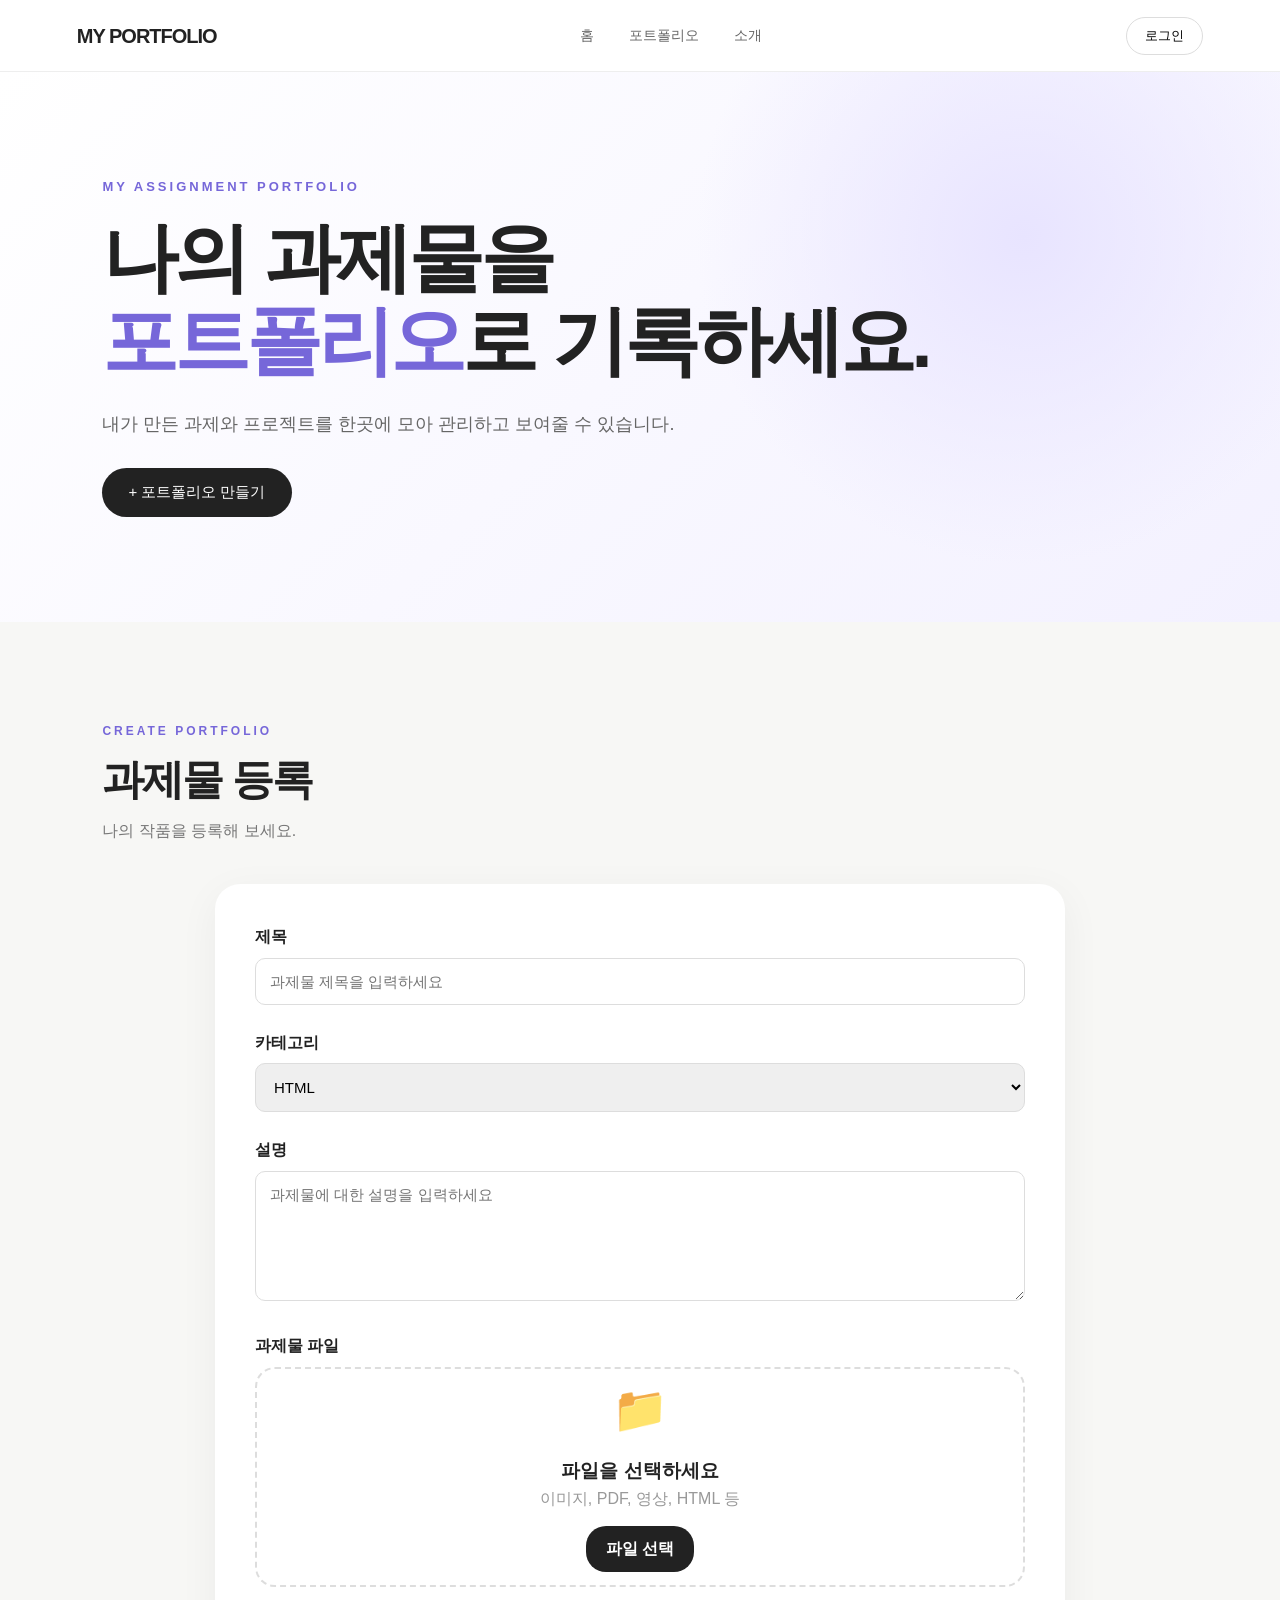
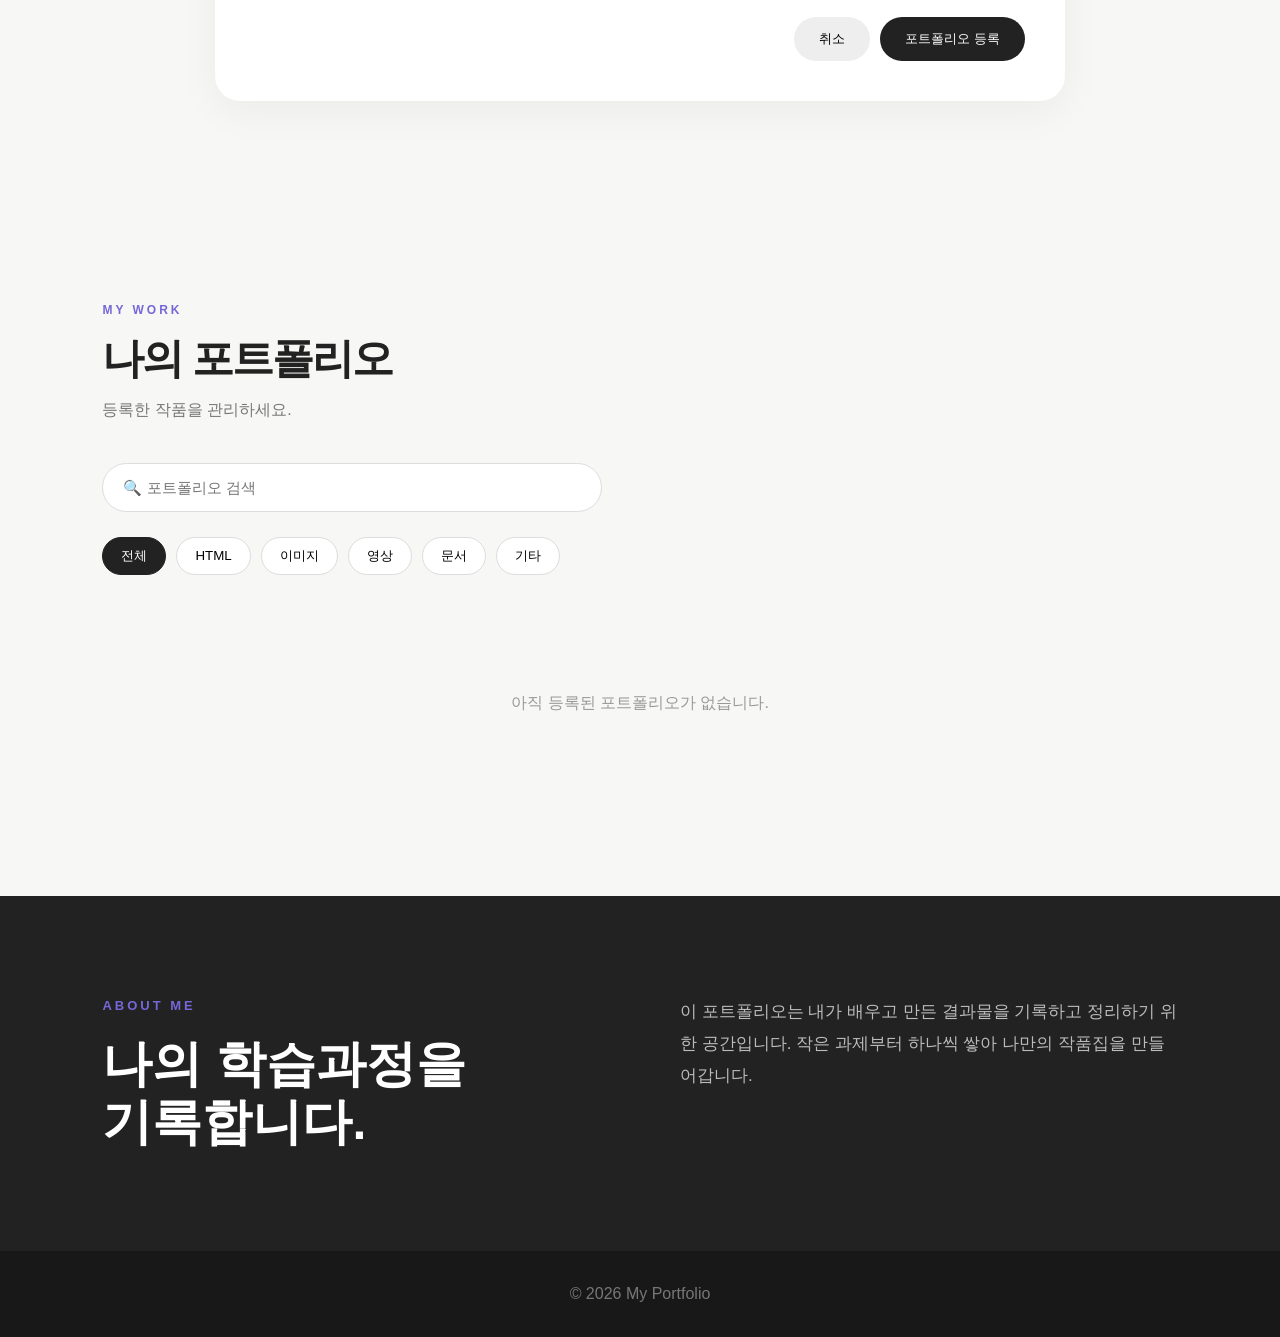
<file: index.html>
<!DOCTYPE html>
<html lang="ko">

<head>
    <meta charset="UTF-8">

    <!-- 모바일 화면 대응 -->
    <meta name="viewport" content="width=device-width, initial-scale=1.0">

    <title>My Portfolio</title>

    <!-- CSS 연결 -->
    <link rel="stylesheet" href="style.css">
</head>


<body>


    <!-- ==================================================
         HEADER
    ================================================== -->

    <header class="header">

        <div class="logo">
            MY PORTFOLIO
        </div>


        <nav class="nav">

            <a href="#home">
                홈
            </a>

            <a href="#portfolio">
                포트폴리오
            </a>

            <a href="#about">
                소개
            </a>

        </nav>


        <button
            class="login-button"
            id="loginButton">

            로그인

        </button>

    </header>



    <!-- ==================================================
         MAIN
    ================================================== -->

    <main>


        <!-- ==================================================
             HERO
        ================================================== -->

        <section
            id="home"
            class="hero">

            <div class="hero-text">

                <p class="small-title">
                    MY ASSIGNMENT PORTFOLIO
                </p>


                <h1>
                    나의 과제물을<br>
                    <span>포트폴리오</span>로 기록하세요.
                </h1>


                <p class="description">

                    내가 만든 과제와 프로젝트를
                    한곳에 모아 관리하고 보여줄 수 있습니다.

                </p>


                <button
                    id="openUploadButton"
                    class="start-button">

                    + 포트폴리오 만들기

                </button>

            </div>

        </section>



        <!-- ==================================================
             UPLOAD / CREATE
        ================================================== -->

        <section
            id="upload"
            class="upload-section">


            <div class="section-title">

                <p>
                    CREATE PORTFOLIO
                </p>

                <h2>
                    과제물 등록
                </h2>

                <span>
                    나의 작품을 등록해 보세요.
                </span>

            </div>



            <!-- 등록 폼 -->

            <div class="form-container">


                <!-- 제목 -->

                <div class="form-group">

                    <label for="titleInput">
                        제목
                    </label>

                    <input
                        type="text"
                        id="titleInput"
                        placeholder="과제물 제목을 입력하세요">

                </div>



                <!-- 카테고리 -->

                <div class="form-group">

                    <label for="categoryInput">
                        카테고리
                    </label>

                    <select id="categoryInput">

                        <option value="html">
                            HTML
                        </option>

                        <option value="image">
                            이미지
                        </option>

                        <option value="video">
                            영상
                        </option>

                        <option value="document">
                            문서
                        </option>

                        <option value="other">
                            기타
                        </option>

                    </select>

                </div>



                <!-- 설명 -->

                <div class="form-group">

                    <label for="descriptionInput">
                        설명
                    </label>

                    <textarea
                        id="descriptionInput"
                        placeholder="과제물에 대한 설명을 입력하세요"></textarea>

                </div>



                <!-- 파일 -->

                <div class="form-group">

                    <label>
                        과제물 파일
                    </label>


                    <div
                        class="drop-zone"
                        id="dropZone">

                        <div class="upload-icon">
                            📁
                        </div>


                        <h3>
                            파일을 선택하세요
                        </h3>


                        <p>
                            이미지, PDF, 영상, HTML 등
                        </p>


                        <label
                            for="fileInput"
                            class="file-button">

                            파일 선택

                        </label>


                        <input
                            type="file"
                            id="fileInput"
                            hidden>

                    </div>

                </div>



                <!-- 썸네일 미리보기 -->

                <div
                    id="previewContainer"
                    class="preview-container">

                </div>



                <!-- 버튼 -->

                <div class="form-buttons">

                    <button
                        id="cancelButton"
                        class="cancel-button">

                        취소

                    </button>


                    <button
                        id="saveButton"
                        class="save-button">

                        포트폴리오 등록

                    </button>

                </div>


            </div>

        </section>



        <!-- ==================================================
             PORTFOLIO
        ================================================== -->

        <section
            id="portfolio"
            class="portfolio-section">


            <div class="section-title">

                <p>
                    MY WORK
                </p>

                <h2>
                    나의 포트폴리오
                </h2>

                <span>
                    등록한 작품을 관리하세요.
                </span>

            </div>



            <!-- 검색 -->

            <div class="search-area">

                <input
                    type="text"
                    id="searchInput"
                    placeholder="🔍 포트폴리오 검색">

            </div>



            <!-- 카테고리 -->

            <div class="category-menu">


                <button
                    class="category-button active"
                    data-category="all">

                    전체

                </button>


                <button
                    class="category-button"
                    data-category="html">

                    HTML

                </button>


                <button
                    class="category-button"
                    data-category="image">

                    이미지

                </button>


                <button
                    class="category-button"
                    data-category="video">

                    영상

                </button>


                <button
                    class="category-button"
                    data-category="document">

                    문서

                </button>


                <button
                    class="category-button"
                    data-category="other">

                    기타

                </button>


            </div>



            <!-- 카드가 자동으로 생성되는 곳 -->

            <div
                id="portfolioGrid"
                class="portfolio-grid">

            </div>


            <!-- 포트폴리오가 없을 때 -->

            <div
                id="emptyMessage"
                class="empty-message">

                아직 등록된 포트폴리오가 없습니다.

            </div>


        </section>



        <!-- ==================================================
             ABOUT
        ================================================== -->

        <section
            id="about"
            class="about-section">


            <div>

                <p class="small-title">
                    ABOUT ME
                </p>


                <h2>
                    나의 학습과정을<br>
                    기록합니다.
                </h2>

            </div>


            <p>

                이 포트폴리오는 내가 배우고 만든 결과물을
                기록하고 정리하기 위한 공간입니다.

                작은 과제부터 하나씩 쌓아
                나만의 작품집을 만들어갑니다.

            </p>

        </section>

    </main>



    <!-- ==================================================
         DETAIL MODAL
    ================================================== -->

    <div
        id="detailModal"
        class="modal">


        <div class="modal-content">


            <button
                id="closeModal"
                class="close-button">

                ×

            </button>


            <div
                id="detailContent">

            </div>


        </div>

    </div>



    <!-- ==================================================
         FOOTER
    ================================================== -->

    <footer>

        <p>
            © 2026 My Portfolio
        </p>

    </footer>



    <!-- JavaScript -->

    <script src="script.js"></script>

</body>

</html>
</file>
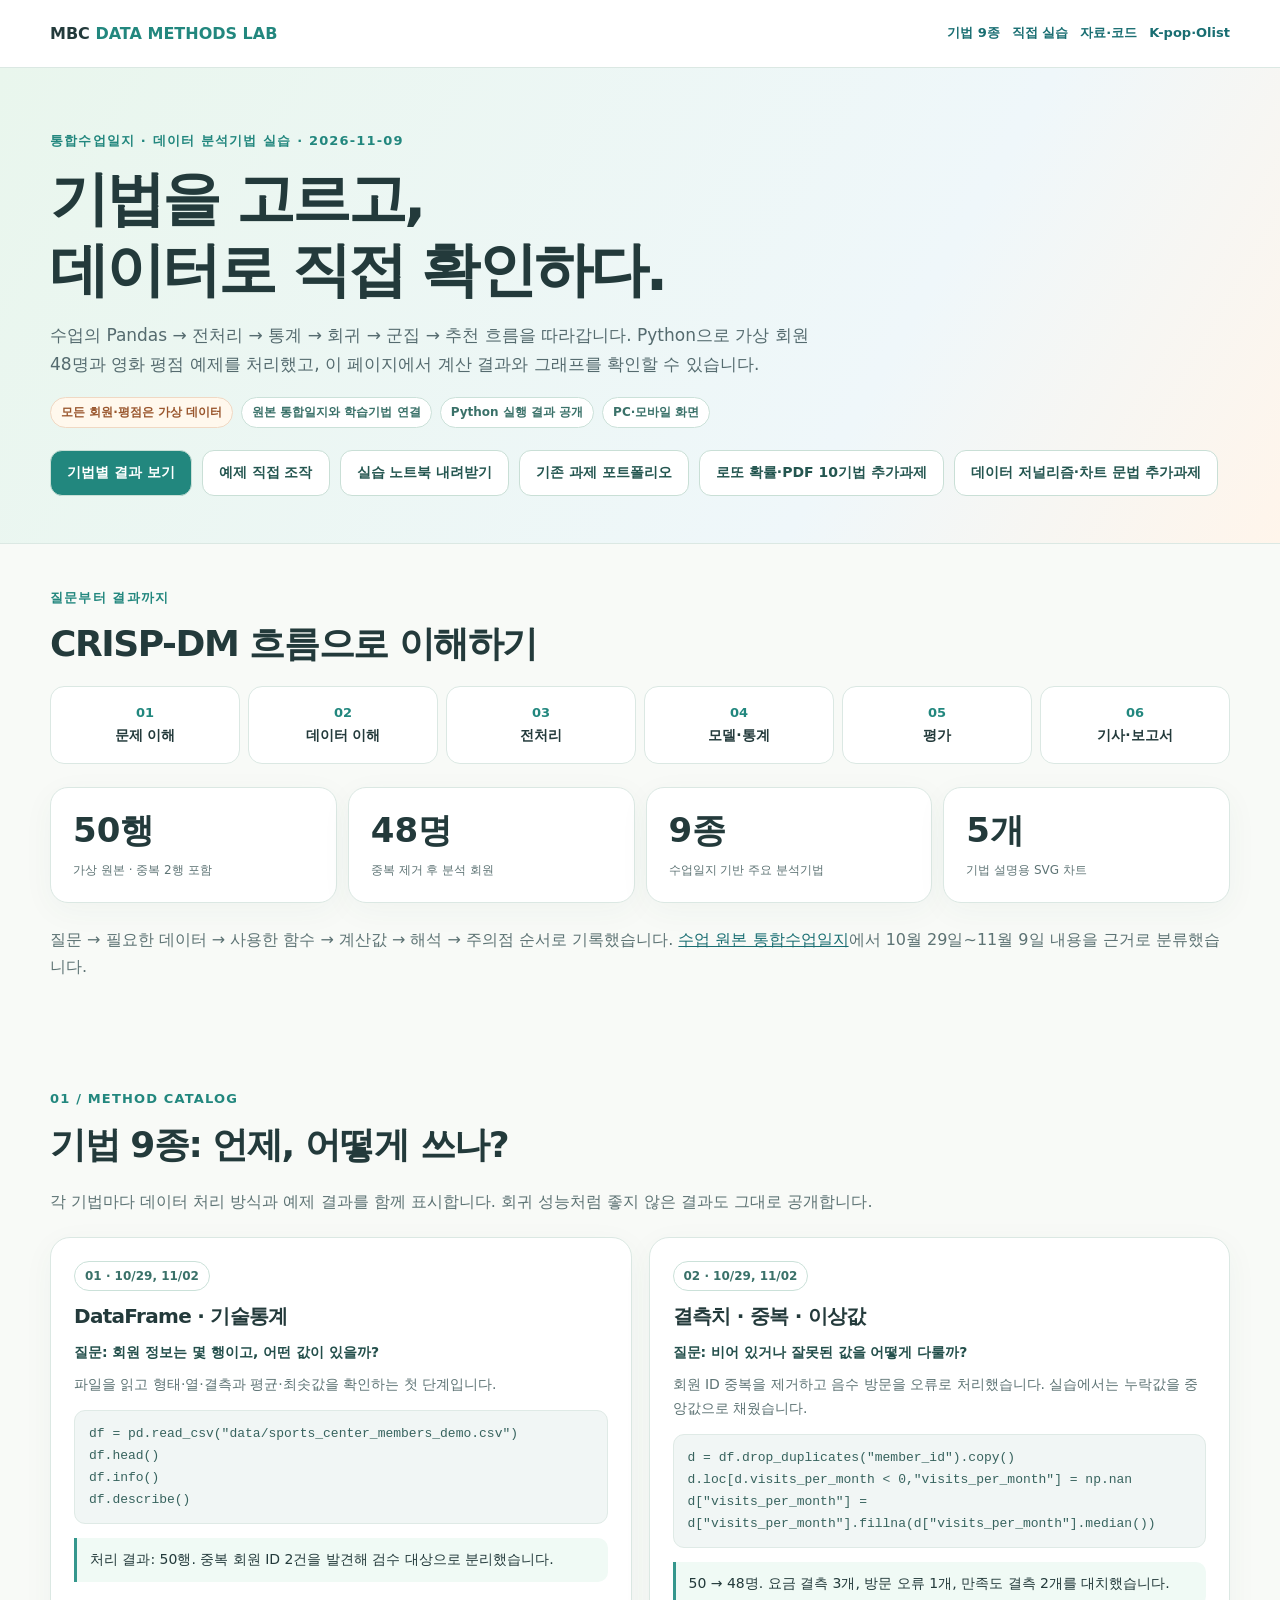
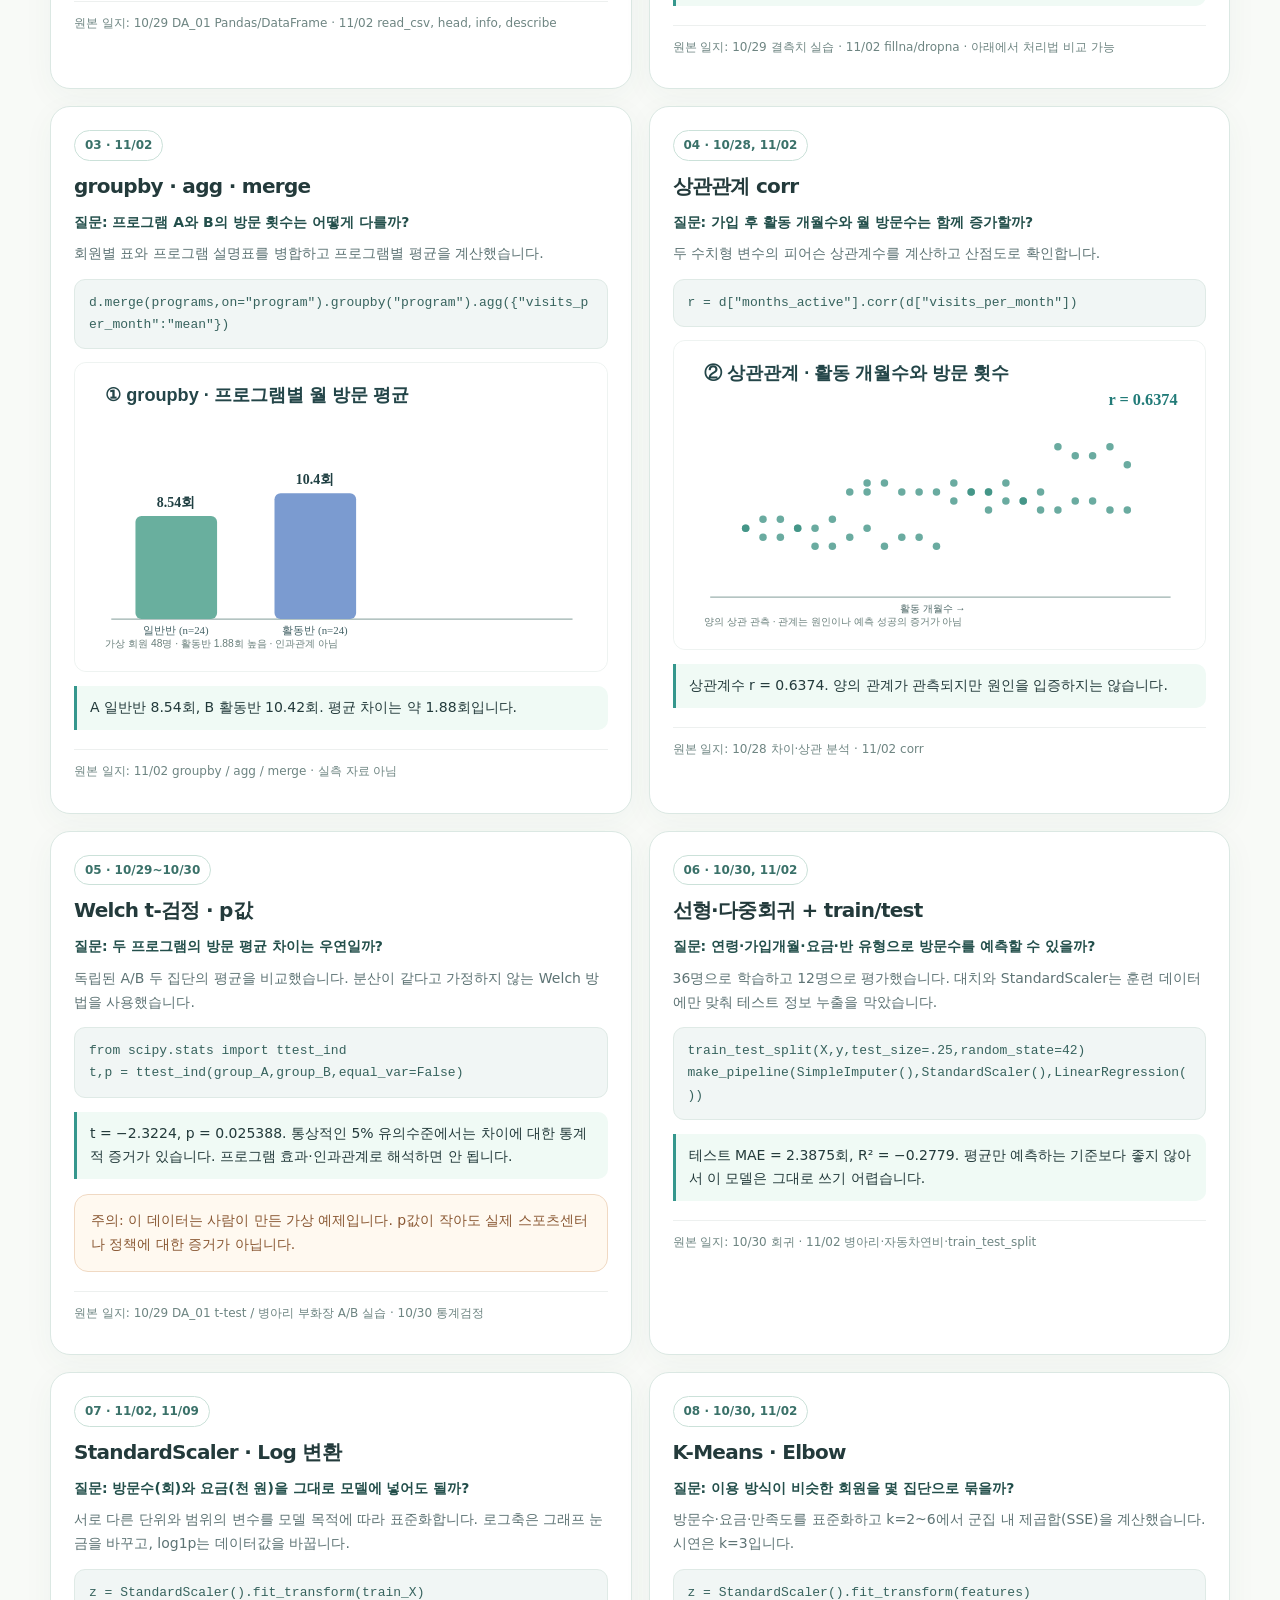
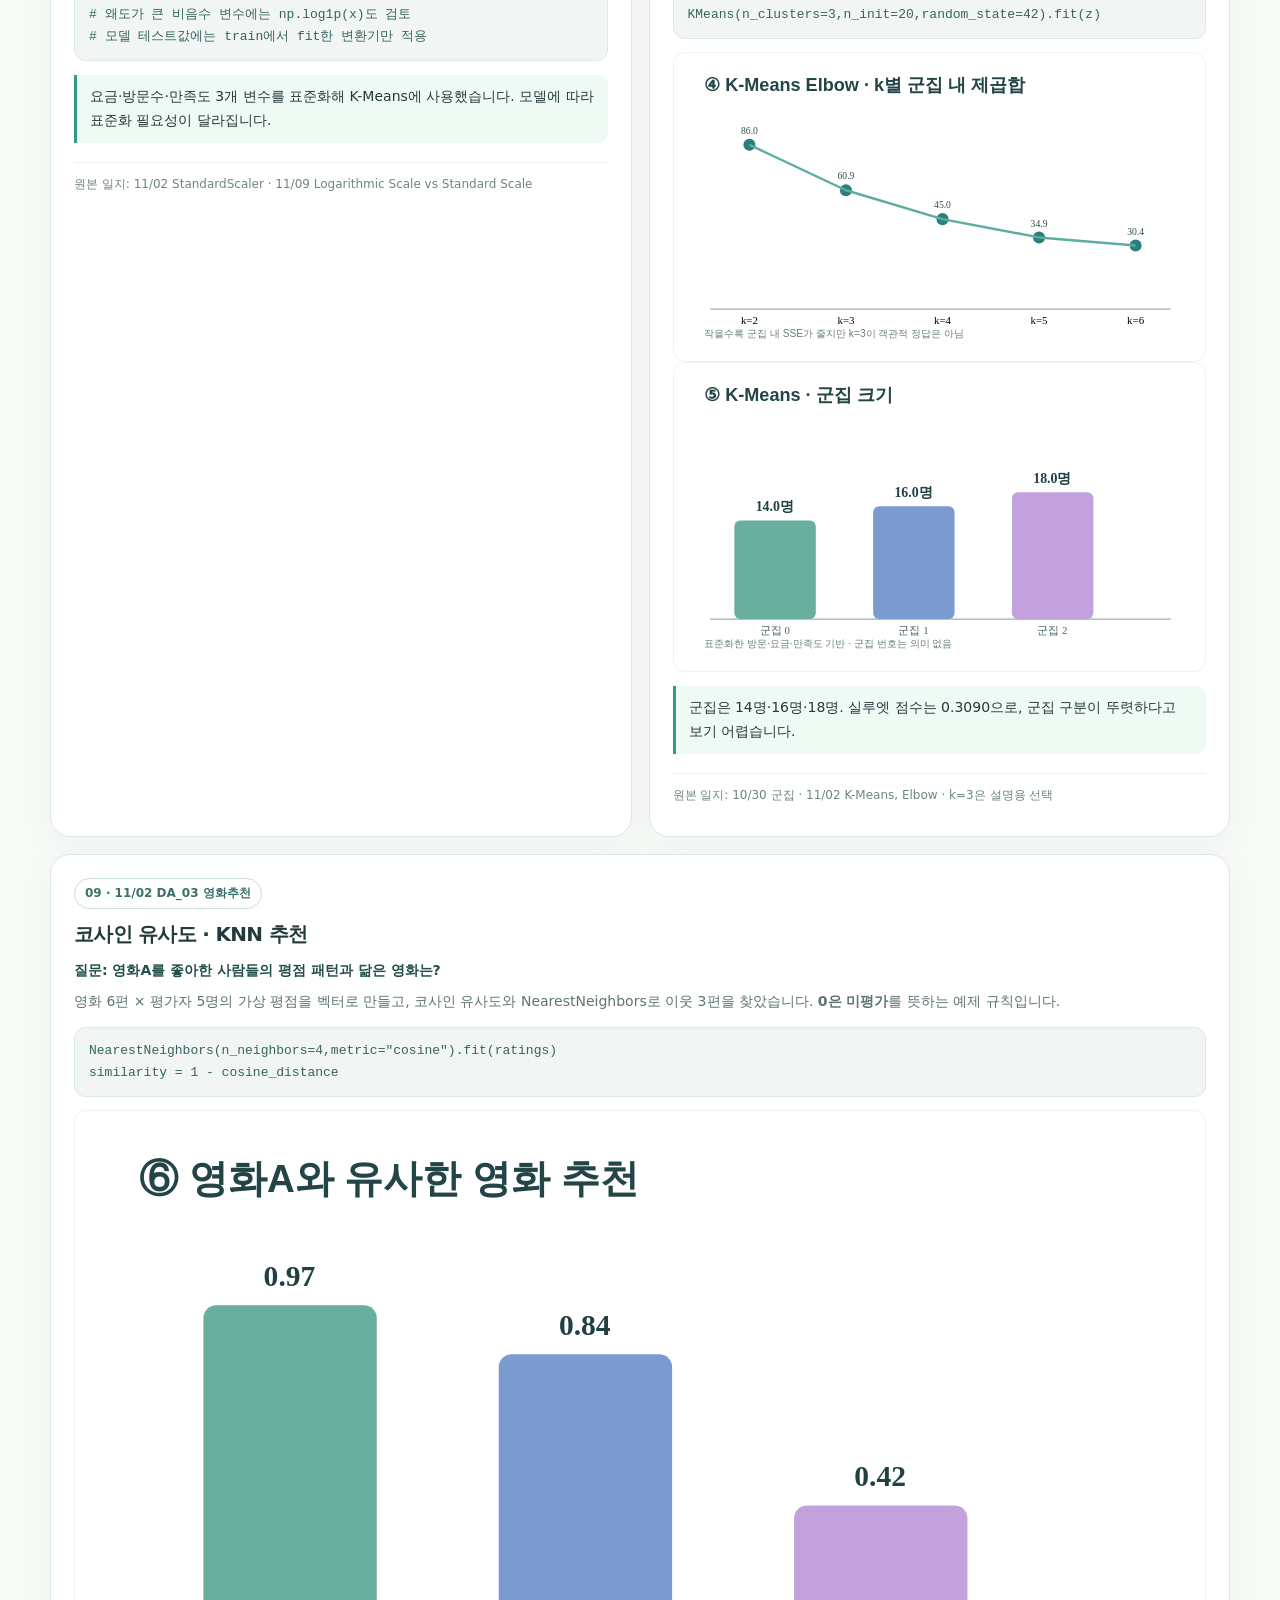
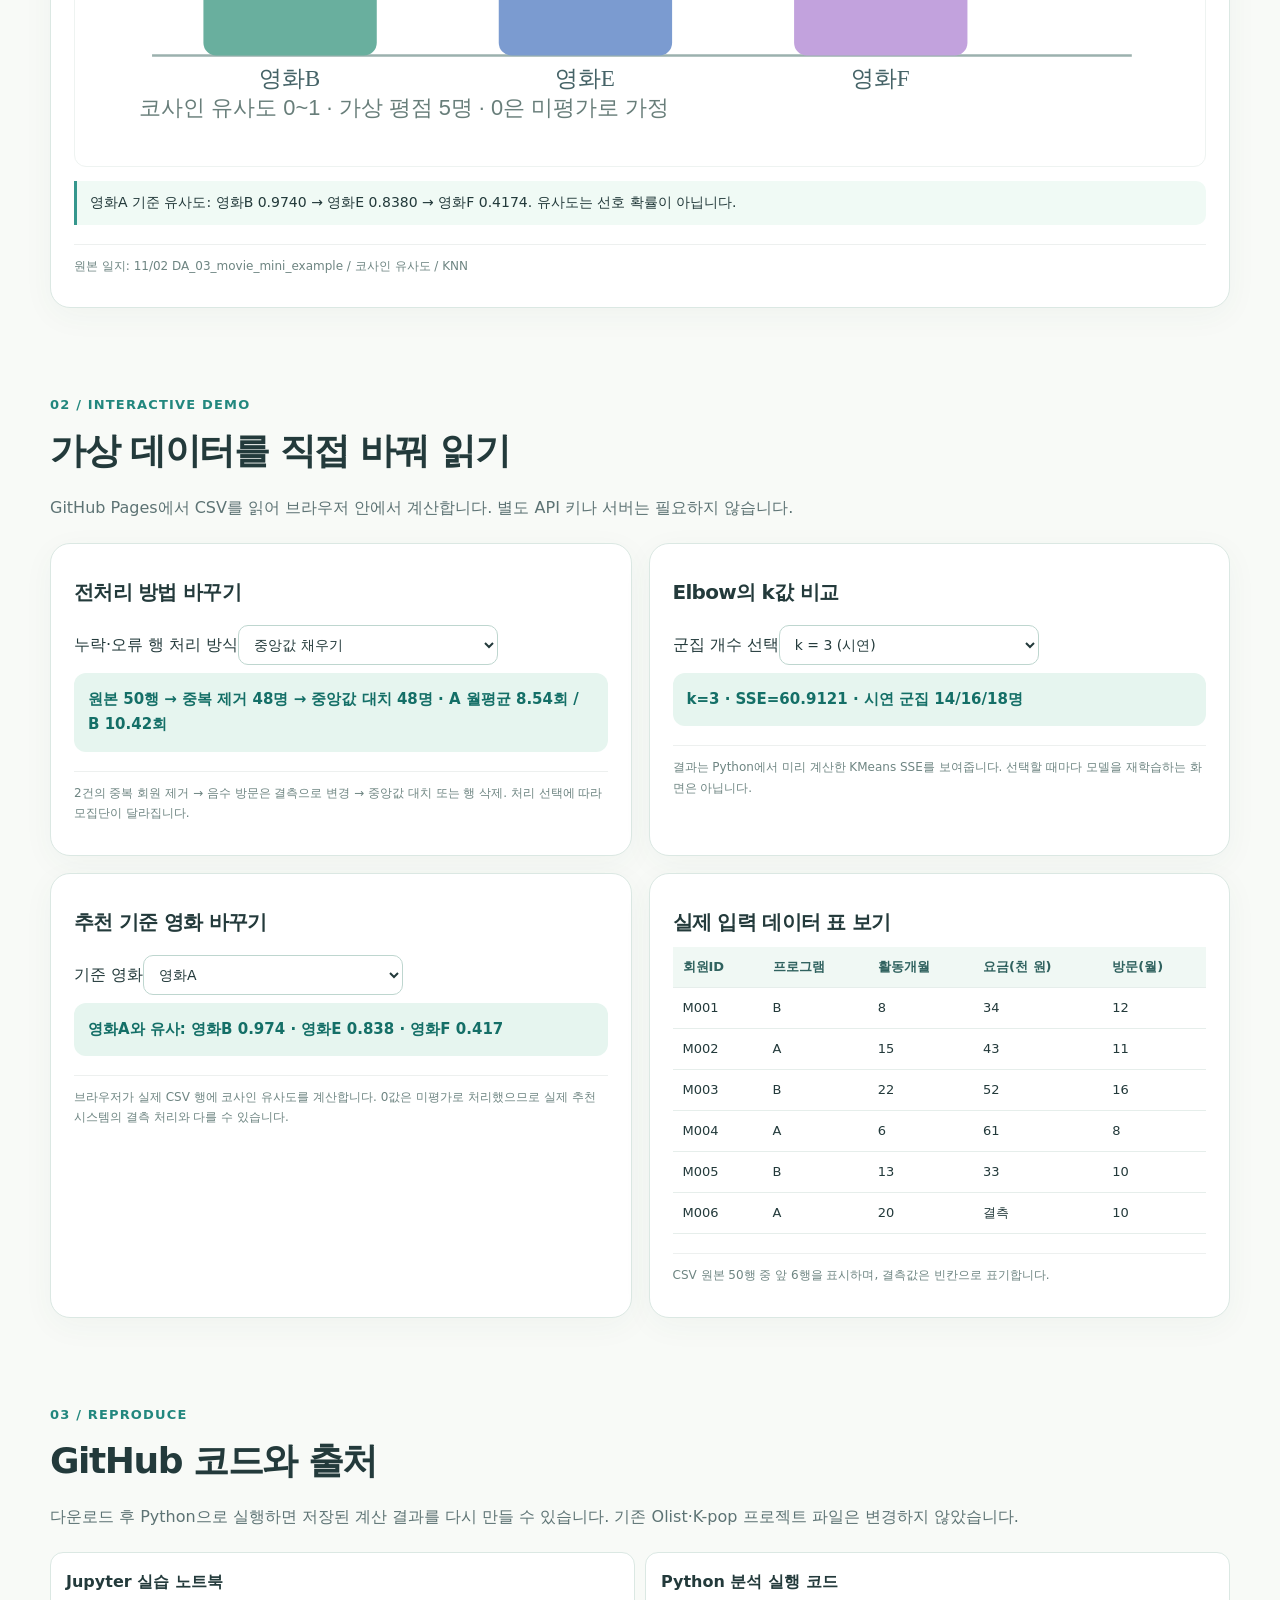
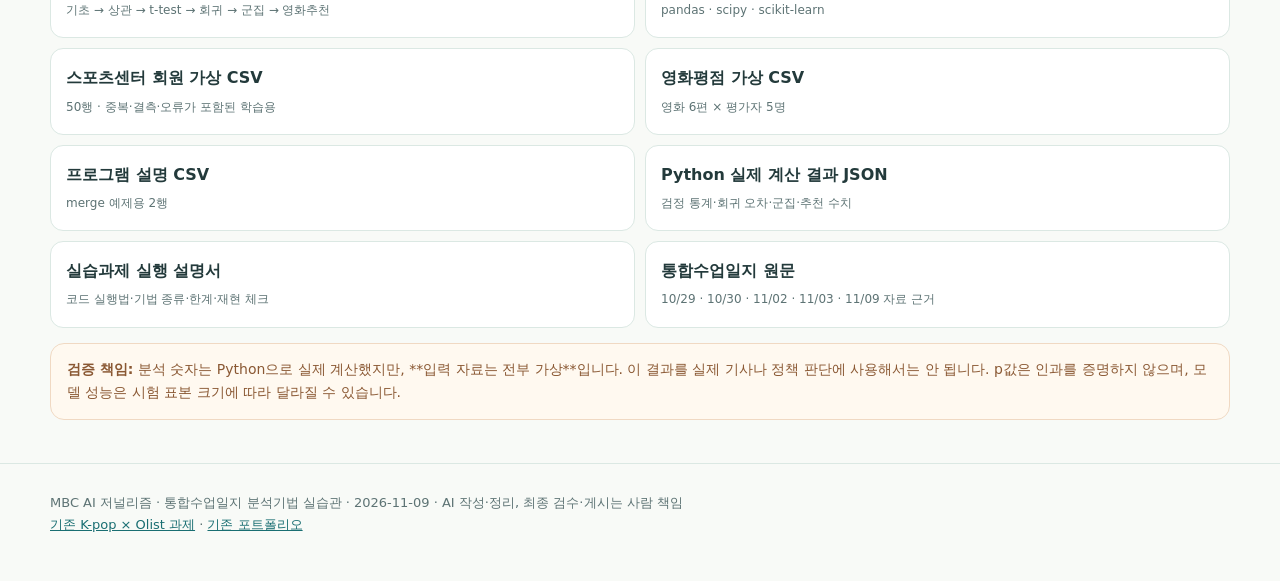
<file: data-methods-lab-20261109/index.html>
<!doctype html>
<html lang="ko">
<head>
<meta charset="utf-8"><meta name="viewport" content="width=device-width,initial-scale=1">
<meta name="description" content="통합수업일지 기반 데이터분석기법: Pandas, 결측, groupby, 상관, Welch 검정, 회귀, 표준화, KMeans, 코사인 유사도. 교육용 가상 데이터 실제 계산.">
<title>데이터 분석기법 실습관 | MBC AI 저널리즘</title>
<style>
:root{--ink:#233a3b;--muted:#5d7374;--teal:#22877e;--mint:#e7f5ef;--bg:#f8faf7;--line:#dbe8e3;--blue:#557bab;--warn:#b76a3d;--shadow:0 8px 32px #255b4f0b;font-family:"Malgun Gothic","Noto Sans KR",system-ui,sans-serif}
*{box-sizing:border-box}html{scroll-behavior:smooth}body{margin:0;color:var(--ink);background:var(--bg);line-height:1.7}a{color:#196e72}a:hover{text-decoration-thickness:2px}a:focus-visible,button:focus-visible,select:focus-visible{outline:3px solid #e8ae3c;outline-offset:3px}.container{width:min(1180px,calc(100% - 32px));margin:auto}
.top{background:#ffffffee;border-bottom:1px solid var(--line);position:sticky;top:0;z-index:4;backdrop-filter:blur(10px)}.top .container{display:flex;gap:15px;justify-content:space-between;align-items:center;min-height:67px}.logo{font-size:16px;font-weight:900;color:var(--ink);text-decoration:none}.logo span{color:var(--teal)}nav{display:flex;flex-wrap:wrap;gap:12px}nav a{font-size:13px;font-weight:700;text-decoration:none;white-space:nowrap}
.hero{background:linear-gradient(120deg,#e9f6ed 0,#eff7fa 68%,#fff5eb 100%);padding:62px 0 47px;border-bottom:1px solid var(--line)}.eyebrow{font-size:13px;color:var(--teal);font-weight:900;letter-spacing:.09em}.hero h1{font-size:clamp(32px,4.8vw,59px);line-height:1.2;letter-spacing:-.05em;margin:12px 0 15px}.hero p{max-width:760px;margin:0;color:#556b6f;font-size:17px}.badge{display:inline-block;background:white;border:1px solid #cbe1d9;color:#3a7169;font-size:12px;font-weight:800;padding:4px 10px;border-radius:40px}.badge.orange{color:#99562d;border-color:#f0d8c3;background:#fff8ed}.badges{display:flex;gap:8px;flex-wrap:wrap;margin:19px 0}.actions{display:flex;flex-wrap:wrap;gap:10px;margin-top:22px}.btn{display:inline-block;padding:10px 16px;background:white;color:#245650;border:1px solid #c9dfd6;border-radius:12px;text-decoration:none;font-size:14px;font-weight:800}.btn.main{color:white;background:var(--teal)}.btn:hover{filter:brightness(.97);text-decoration:none}
.section{padding:43px 0}.section-title{font-size:clamp(25px,3vw,36px);letter-spacing:-.04em;margin:4px 0 12px}.subtitle{color:var(--muted);margin:0 0 22px}.stats{display:grid;grid-template-columns:repeat(4,1fr);gap:11px;margin:23px 0}.stat{background:#fff;border:1px solid var(--line);padding:22px;border-radius:18px;box-shadow:var(--shadow)}.stat strong{font-size:clamp(22px,2.8vw,34px);line-height:1.2;display:block;font-weight:900}.stat small{color:var(--muted);display:block;margin-top:9px;font-size:12px}.steps{display:grid;grid-template-columns:repeat(6,1fr);gap:8px}.step{background:#fff;padding:15px 12px;border:1px solid var(--line);border-radius:14px;font-weight:800;font-size:14px;text-align:center}.step span{display:block;color:var(--teal);font-size:13px}
.method-grid{display:grid;grid-template-columns:repeat(2,1fr);gap:17px}.card{border-radius:20px;border:1px solid var(--line);background:white;padding:23px;box-shadow:var(--shadow);min-width:0}.card.wide{grid-column:span 2}.card h3{font-size:20px;letter-spacing:-.035em;margin:8px 0}.card p{margin:8px 0;color:var(--muted);font-size:14px}.card .question{font-weight:900;color:#234f4b}.answer{border-left:3px solid #35978d;padding:10px 13px;background:#f0faf5;border-radius:0 10px 10px 0;font-size:14px;margin:14px 0}.callout{border:1px solid #f0d9c3;background:#fff9f0;border-radius:14px;padding:14px 16px;color:#8a5833;font-size:14px;margin-top:15px}
.card img{width:100%;height:auto;border-radius:12px;background:white;display:block;border:1px solid #eef3f1}.code{background:#f1f6f5;border:1px solid #dfeae6;border-radius:11px;padding:12px 14px;color:#37635e;font-family:Consolas,Monaco,monospace;font-size:13px;overflow-x:auto;white-space:pre-wrap;overflow-wrap:anywhere}
.source{font-size:12px!important;color:#6e8582!important;border-top:1px solid #edf0ef;margin-top:19px!important;padding-top:11px}.table-scroll{overflow-x:auto}.table{border-collapse:collapse;width:100%;min-width:530px;font-size:13px}.table th,.table td{border-bottom:1px solid #e6eeeb;padding:9px 10px;text-align:left;white-space:nowrap}.table th{background:#f0f8f4;color:#30625f}.control{width:100%;max-width:260px;min-height:40px;border:1px solid #bed6cf;border-radius:10px;padding:8px 11px;background:#fff;font:inherit;font-size:14px;color:var(--ink);margin:8px 0}.result{font-weight:800;color:#146f67;padding:14px;border-radius:12px;background:#e6f5ef;min-height:50px;font-size:15px}.links{display:grid;grid-template-columns:repeat(2,1fr);gap:10px}.linkrow{background:white;border:1px solid var(--line);border-radius:13px;padding:15px;text-decoration:none;overflow-wrap:anywhere}.linkrow:hover{border-color:#78b7a6}.linkrow strong{display:block;color:var(--ink)}.linkrow small{color:var(--muted);font-size:12px}.footer{border-top:1px solid var(--line);padding:28px 0 45px;color:var(--muted);font-size:13px}.anchor{scroll-margin-top:90px}
@media(max-width:820px){.stats{grid-template-columns:repeat(2,1fr)}.steps{grid-template-columns:repeat(3,1fr)}.method-grid{grid-template-columns:1fr}.card.wide{grid-column:span 1}.links{grid-template-columns:1fr}}
@media(max-width:530px){.hero{padding:42px 0}.stats .stat{padding:16px}.steps{grid-template-columns:repeat(2,1fr)}.top .container{display:block;padding:10px 0}.top nav{margin-top:6px}.card{padding:16px}.hero p{font-size:15px}}
@media(prefers-reduced-motion:reduce){html{scroll-behavior:auto}}
</style>
</head>
<body>
<header class="top"><div class="container"><a href="#top" class="logo">MBC <span>DATA METHODS LAB</span></a><nav><a href="#methods">기법 9종</a><a href="#try">직접 실습</a><a href="#files">자료·코드</a><a href="../mbc-kpop-olist-20261109/">K-pop·Olist</a></nav></div></header>
<main id="top">
<section class="hero"><div class="container">
<div class="eyebrow">통합수업일지 · 데이터 분석기법 실습 · 2026-11-09</div>
<h1>기법을 고르고,<br>데이터로 직접 확인하다.</h1>
<p>수업의 Pandas → 전처리 → 통계 → 회귀 → 군집 → 추천 흐름을 따라갑니다. Python으로 가상 회원 48명과 영화 평점 예제를 처리했고, 이 페이지에서 계산 결과와 그래프를 확인할 수 있습니다.</p>
<div class="badges"><span class="badge orange">모든 회원·평점은 가상 데이터</span><span class="badge">원본 통합일지와 학습기법 연결</span><span class="badge">Python 실행 결과 공개</span><span class="badge">PC·모바일 화면</span></div>
<div class="actions"><a class="btn main" href="#methods">기법별 결과 보기</a><a class="btn" href="#try">예제 직접 조작</a><a class="btn" href="통합일지_분석기법_예제실습.ipynb" download>실습 노트북 내려받기</a><a class="btn" href="../mbc-kpop-olist-20261109/">기존 과제 포트폴리오</a><a class="btn" href="lotto/">로또 확률·PDF 10기법 추가과제</a><a class="btn" href="chart-journalism/">데이터 저널리즘·차트 문법 추가과제</a></div>
</div></section>
<section class="section container"><div class="eyebrow">질문부터 결과까지</div><h2 class="section-title">CRISP-DM 흐름으로 이해하기</h2>
<div class="steps"><div class="step"><span>01</span>문제 이해</div><div class="step"><span>02</span>데이터 이해</div><div class="step"><span>03</span>전처리</div><div class="step"><span>04</span>모델·통계</div><div class="step"><span>05</span>평가</div><div class="step"><span>06</span>기사·보고서</div></div>
<div class="stats">
<div class="stat"><strong>50행</strong><small>가상 원본 · 중복 2행 포함</small></div>
<div class="stat"><strong>48명</strong><small>중복 제거 후 분석 회원</small></div>
<div class="stat"><strong>9종</strong><small>수업일지 기반 주요 분석기법</small></div>
<div class="stat"><strong>5개</strong><small>기법 설명용 SVG 차트</small></div>
</div>
<p class="subtitle">질문 → 필요한 데이터 → 사용한 함수 → 계산값 → 해석 → 주의점 순서로 기록했습니다. <a href="https://docs.google.com/document/d/1vSeKZW3o3qWyyTn_n1IAkFmWvDxNO4j2cfKaMQaIZtk/edit" target="_blank" rel="noopener noreferrer">수업 원본 통합수업일지</a>에서 10월 29일~11월 9일 내용을 근거로 분류했습니다.</p>
</section>
<section id="methods" class="section container anchor"><div class="eyebrow">01 / METHOD CATALOG</div><h2 class="section-title">기법 9종: 언제, 어떻게 쓰나?</h2><p class="subtitle">각 기법마다 데이터 처리 방식과 예제 결과를 함께 표시합니다. 회귀 성능처럼 좋지 않은 결과도 그대로 공개합니다.</p>
<div class="method-grid">
<article class="card"><span class="badge">01 · 10/29, 11/02</span><h3>DataFrame · 기술통계</h3><p class="question">질문: 회원 정보는 몇 행이고, 어떤 값이 있을까?</p><p>파일을 읽고 형태·열·결측과 평균·최솟값을 확인하는 첫 단계입니다.</p><pre class="code">df = pd.read_csv("data/sports_center_members_demo.csv")
df.head()
df.info()
df.describe()</pre><div class="answer">처리 결과: 50행. 중복 회원 ID 2건을 발견해 검수 대상으로 분리했습니다.</div><p class="source">원본 일지: 10/29 DA_01 Pandas/DataFrame · 11/02 read_csv, head, info, describe</p></article>
<article class="card"><span class="badge">02 · 10/29, 11/02</span><h3>결측치 · 중복 · 이상값</h3><p class="question">질문: 비어 있거나 잘못된 값을 어떻게 다룰까?</p><p>회원 ID 중복을 제거하고 음수 방문을 오류로 처리했습니다. 실습에서는 누락값을 중앙값으로 채웠습니다.</p><pre class="code">d = df.drop_duplicates("member_id").copy()
d.loc[d.visits_per_month &lt; 0,"visits_per_month"] = np.nan
d["visits_per_month"] = d["visits_per_month"].fillna(d["visits_per_month"].median())</pre><div class="answer">50 → 48명. 요금 결측 3개, 방문 오류 1개, 만족도 결측 2개를 대치했습니다.</div><p class="source">원본 일지: 10/29 결측치 실습 · 11/02 fillna/dropna · 아래에서 처리법 비교 가능</p></article>
<article class="card"><span class="badge">03 · 11/02</span><h3>groupby · agg · merge</h3><p class="question">질문: 프로그램 A와 B의 방문 횟수는 어떻게 다를까?</p><p>회원별 표와 프로그램 설명표를 병합하고 프로그램별 평균을 계산했습니다.</p><pre class="code">d.merge(programs,on="program").groupby("program").agg({"visits_per_month":"mean"})</pre><img src="figures/01_groupby.svg" alt="프로그램 A 평균 8.54회, B 평균 10.42회 비교 막대그래프" loading="lazy"><div class="answer">A 일반반 8.54회, B 활동반 10.42회. 평균 차이는 약 1.88회입니다.</div><p class="source">원본 일지: 11/02 groupby / agg / merge · 실측 자료 아님</p></article>
<article class="card"><span class="badge">04 · 10/28, 11/02</span><h3>상관관계 corr</h3><p class="question">질문: 가입 후 활동 개월수와 월 방문수는 함께 증가할까?</p><p>두 수치형 변수의 피어슨 상관계수를 계산하고 산점도로 확인합니다.</p><pre class="code">r = d["months_active"].corr(d["visits_per_month"])</pre><img src="figures/02_correlation.svg" alt="회원 48명의 활동 개월수와 방문수 산점도, 피어슨 r 0.6374" loading="lazy"><div class="answer">상관계수 r = 0.6374. 양의 관계가 관측되지만 원인을 입증하지는 않습니다.</div><p class="source">원본 일지: 10/28 차이·상관 분석 · 11/02 corr</p></article>
<article class="card"><span class="badge">05 · 10/29~10/30</span><h3>Welch t-검정 · p값</h3><p class="question">질문: 두 프로그램의 방문 평균 차이는 우연일까?</p><p>독립된 A/B 두 집단의 평균을 비교했습니다. 분산이 같다고 가정하지 않는 Welch 방법을 사용했습니다.</p><pre class="code">from scipy.stats import ttest_ind
t,p = ttest_ind(group_A,group_B,equal_var=False)</pre><div class="answer">t = −2.3224, p = 0.025388. 통상적인 5% 유의수준에서는 차이에 대한 통계적 증거가 있습니다. 프로그램 효과·인과관계로 해석하면 안 됩니다.</div><div class="callout">주의: 이 데이터는 사람이 만든 가상 예제입니다. p값이 작아도 실제 스포츠센터나 정책에 대한 증거가 아닙니다.</div><p class="source">원본 일지: 10/29 DA_01 t-test / 병아리 부화장 A/B 실습 · 10/30 통계검정</p></article>
<article class="card"><span class="badge">06 · 10/30, 11/02</span><h3>선형·다중회귀 + train/test</h3><p class="question">질문: 연령·가입개월·요금·반 유형으로 방문수를 예측할 수 있을까?</p><p>36명으로 학습하고 12명으로 평가했습니다. 대치와 StandardScaler는 훈련 데이터에만 맞춰 테스트 정보 누출을 막았습니다.</p><pre class="code">train_test_split(X,y,test_size=.25,random_state=42)
make_pipeline(SimpleImputer(),StandardScaler(),LinearRegression())</pre><div class="answer">테스트 MAE = 2.3875회, R² = −0.2779. 평균만 예측하는 기준보다 좋지 않아서 이 모델은 그대로 쓰기 어렵습니다.</div><p class="source">원본 일지: 10/30 회귀 · 11/02 병아리·자동차연비·train_test_split</p></article>
<article class="card"><span class="badge">07 · 11/02, 11/09</span><h3>StandardScaler · Log 변환</h3><p class="question">질문: 방문수(회)와 요금(천 원)을 그대로 모델에 넣어도 될까?</p><p>서로 다른 단위와 범위의 변수를 모델 목적에 따라 표준화합니다. 로그축은 그래프 눈금을 바꾸고, log1p는 데이터값을 바꿉니다.</p><pre class="code">z = StandardScaler().fit_transform(train_X)
# 왜도가 큰 비음수 변수에는 np.log1p(x)도 검토
# 모델 테스트값에는 train에서 fit한 변환기만 적용</pre><div class="answer">요금·방문수·만족도 3개 변수를 표준화해 K-Means에 사용했습니다. 모델에 따라 표준화 필요성이 달라집니다.</div><p class="source">원본 일지: 11/02 StandardScaler · 11/09 Logarithmic Scale vs Standard Scale</p></article>
<article class="card"><span class="badge">08 · 10/30, 11/02</span><h3>K-Means · Elbow</h3><p class="question">질문: 이용 방식이 비슷한 회원을 몇 집단으로 묶을까?</p><p>방문수·요금·만족도를 표준화하고 k=2~6에서 군집 내 제곱합(SSE)을 계산했습니다. 시연은 k=3입니다.</p><pre class="code">z = StandardScaler().fit_transform(features)
KMeans(n_clusters=3,n_init=20,random_state=42).fit(z)</pre><img src="figures/04_elbow.svg" alt="k 2부터 6까지 KMeans 군집 내 제곱합 그래프" loading="lazy"><img src="figures/05_clusters.svg" alt="가상 회원 48명을 14명, 16명, 18명의 세 군집으로 나눈 그래프" loading="lazy"><div class="answer">군집은 14명·16명·18명. 실루엣 점수는 0.3090으로, 군집 구분이 뚜렷하다고 보기 어렵습니다.</div><p class="source">원본 일지: 10/30 군집 · 11/02 K-Means, Elbow · k=3은 설명용 선택</p></article>
<article class="card wide"><span class="badge">09 · 11/02 DA_03 영화추천</span><h3>코사인 유사도 · KNN 추천</h3><p class="question">질문: 영화A를 좋아한 사람들의 평점 패턴과 닮은 영화는?</p><p>영화 6편 × 평가자 5명의 가상 평점을 벡터로 만들고, 코사인 유사도와 NearestNeighbors로 이웃 3편을 찾았습니다. <strong>0은 미평가</strong>를 뜻하는 예제 규칙입니다.</p><pre class="code">NearestNeighbors(n_neighbors=4,metric="cosine").fit(ratings)
similarity = 1 - cosine_distance</pre><img src="figures/06_movie_cosine.svg" alt="영화A와 유사한 영화는 영화B 0.9740, 영화E 0.8380, 영화F 0.4174" loading="lazy"><div class="answer">영화A 기준 유사도: 영화B 0.9740 → 영화E 0.8380 → 영화F 0.4174. 유사도는 선호 확률이 아닙니다.</div><p class="source">원본 일지: 11/02 DA_03_movie_mini_example / 코사인 유사도 / KNN</p></article>
</div></section>
<section id="try" class="section container anchor"><div class="eyebrow">02 / INTERACTIVE DEMO</div><h2 class="section-title">가상 데이터를 직접 바꿔 읽기</h2><p class="subtitle">GitHub Pages에서 CSV를 읽어 브라우저 안에서 계산합니다. 별도 API 키나 서버는 필요하지 않습니다.</p>
<div class="method-grid">
<article class="card"><h3>전처리 방법 바꾸기</h3><label for="missing-mode">누락·오류 행 처리 방식</label><select class="control" id="missing-mode"><option value="median">중앙값 채우기</option><option value="drop">완전한 행만 사용하기</option></select><div class="result" id="clean-result" aria-live="polite">데이터 불러오는 중…</div><p class="source">2건의 중복 회원 제거 → 음수 방문은 결측으로 변경 → 중앙값 대치 또는 행 삭제. 처리 선택에 따라 모집단이 달라집니다.</p></article>
<article class="card"><h3>Elbow의 k값 비교</h3><label for="k-choice">군집 개수 선택</label><select class="control" id="k-choice"><option value="2">k = 2</option><option value="3" selected>k = 3 (시연)</option><option value="4">k = 4</option><option value="5">k = 5</option><option value="6">k = 6</option></select><div class="result" id="elbow-result" aria-live="polite">k=3 · SSE 60.9121</div><p class="source">결과는 Python에서 미리 계산한 KMeans SSE를 보여줍니다. 선택할 때마다 모델을 재학습하는 화면은 아닙니다.</p></article>
<article class="card"><h3>추천 기준 영화 바꾸기</h3><label for="movie-choice">기준 영화</label><select class="control" id="movie-choice"><option>영화A</option><option>영화B</option><option>영화C</option><option>영화D</option><option>영화E</option><option>영화F</option></select><div class="result" id="movie-result" aria-live="polite">평점 CSV 불러오는 중…</div><p class="source">브라우저가 실제 CSV 행에 코사인 유사도를 계산합니다. 0값은 미평가로 처리했으므로 실제 추천 시스템의 결측 처리와 다를 수 있습니다.</p></article>
<article class="card"><h3>실제 입력 데이터 표 보기</h3><div class="table-scroll"><table class="table"><thead><tr><th>회원ID</th><th>프로그램</th><th>활동개월</th><th>요금(천 원)</th><th>방문(월)</th></tr></thead><tbody id="sample-rows"><tr><td>M001</td><td>B</td><td>8</td><td>34</td><td>12</td></tr><tr><td>M002</td><td>A</td><td>15</td><td>43</td><td>11</td></tr></tbody></table></div><p class="source">CSV 원본 50행 중 앞 6행을 표시하며, 결측값은 빈칸으로 표기합니다.</p></article>
</div></section>
<section id="files" class="section container anchor"><div class="eyebrow">03 / REPRODUCE</div><h2 class="section-title">GitHub 코드와 출처</h2><p class="subtitle">다운로드 후 Python으로 실행하면 저장된 계산 결과를 다시 만들 수 있습니다. 기존 Olist·K-pop 프로젝트 파일은 변경하지 않았습니다.</p><div class="links">
<a class="linkrow" href="통합일지_분석기법_예제실습.ipynb"><strong>Jupyter 실습 노트북</strong><small>기초 → 상관 → t-test → 회귀 → 군집 → 영화추천</small></a>
<a class="linkrow" href="analysis.py"><strong>Python 분석 실행 코드</strong><small>pandas · scipy · scikit-learn</small></a>
<a class="linkrow" href="data/sports_center_members_demo.csv"><strong>스포츠센터 회원 가상 CSV</strong><small>50행 · 중복·결측·오류가 포함된 학습용</small></a>
<a class="linkrow" href="data/movie_ratings_demo.csv"><strong>영화평점 가상 CSV</strong><small>영화 6편 × 평가자 5명</small></a>
<a class="linkrow" href="data/program_metadata_demo.csv"><strong>프로그램 설명 CSV</strong><small>merge 예제용 2행</small></a>
<a class="linkrow" href="data/analysis_results.json"><strong>Python 실제 계산 결과 JSON</strong><small>검정 통계·회귀 오차·군집·추천 수치</small></a>
<a class="linkrow" href="README.md"><strong>실습과제 실행 설명서</strong><small>코드 실행법·기법 종류·한계·재현 체크</small></a>
<a class="linkrow" href="https://docs.google.com/document/d/1vSeKZW3o3qWyyTn_n1IAkFmWvDxNO4j2cfKaMQaIZtk/edit" target="_blank" rel="noopener noreferrer"><strong>통합수업일지 원문</strong><small>10/29 · 10/30 · 11/02 · 11/03 · 11/09 자료 근거</small></a>
</div><div class="callout"><strong>검증 책임:</strong> 분석 숫자는 Python으로 실제 계산했지만, **입력 자료는 전부 가상**입니다. 이 결과를 실제 기사나 정책 판단에 사용해서는 안 됩니다. p값은 인과를 증명하지 않으며, 모델 성능은 시험 표본 크기에 따라 달라질 수 있습니다.</div>
</section>
</main>
<footer class="footer"><div class="container">MBC AI 저널리즘 · 통합수업일지 분석기법 실습관 · 2026-11-09 · AI 작성·정리, 최종 검수·게시는 사람 책임<br><a href="../mbc-kpop-olist-20261109/">기존 K-pop × Olist 과제</a> · <a href="../">기존 포트폴리오</a></div></footer>
<script>
"use strict";
const median = values => {const a=values.filter(v=>Number.isFinite(v)).sort((a,b)=>a-b);return a.length? (a[Math.floor((a.length-1)/2)]+a[Math.floor(a.length/2)])/2:NaN};
function parseCsv(t){const lines=t.trim().split(/\r?\n/);const keys=lines.shift().split(",");return lines.map(line=>{const cols=line.split(",");const x={};keys.forEach((k,i)=>x[k]=cols[i]??"");return x})}
async function prep(){
try {const response=await fetch("data/sports_center_members_demo.csv");if(!response.ok)throw Error("CSV "+response.status);
const raw=parseCsv(await response.text());const seen=new Set(),clean=[];
for(const row of raw){if(seen.has(row.member_id))continue;seen.add(row.member_id);const x={...row};x.visits_per_month=Number(x.visits_per_month)<0?"":x.visits_per_month;clean.push(x)}
const body=document.getElementById("sample-rows");body.replaceChildren();
raw.slice(0,6).forEach(r=>{const tr=document.createElement("tr");["member_id","program","months_active","monthly_fee_krw_1000","visits_per_month"].forEach(k=>{const td=document.createElement("td");td.textContent=r[k]||"결측";tr.append(td)});body.append(tr)});
const update=()=>{const mode=document.getElementById("missing-mode").value;const cols=["monthly_fee_krw_1000","visits_per_month","satisfaction_1to5"];const med=Object.fromEntries(cols.map(k=>[k,median(clean.map(r=>r[k]===""?NaN:Number(r[k])))]));let list=clean.map(r=>({...r}));if(mode==="drop")list=list.filter(r=>cols.every(k=>r[k]!==""));else list=list.map(r=>{for(const k of cols)if(r[k]==="")r[k]=String(med[k]);return r});const avg=key=>{const a=list.filter(r=>r.program===key);return a.reduce((s,r)=>s+Number(r.visits_per_month),0)/a.length};document.getElementById("clean-result").textContent="원본 "+raw.length+"행 → 중복 제거 "+clean.length+"명 → "+(mode==="drop"?"결측 행 삭제 "+list.length+"명":"중앙값 대치 "+list.length+"명")+" · A 월평균 "+avg("A").toFixed(2)+"회 / B "+avg("B").toFixed(2)+"회";};
document.getElementById("missing-mode").addEventListener("change",update);update();
}catch(e){document.getElementById("clean-result").textContent="CSV 불러오기 실패: GitHub Pages 공개 주소에서 다시 열어 주세요."}}
const elbow={"2":85.9904,"3":60.9121,"4":44.9616,"5":34.8542,"6":30.4426};
const kControl=document.getElementById("k-choice");
function showK(){document.getElementById("elbow-result").textContent="k="+kControl.value+" · SSE="+elbow[kControl.value].toFixed(4)+(kControl.value==="3"?" · 시연 군집 14/16/18명":" · 선택 모델 결과는 미표시");}
kControl.addEventListener("change",showK);showK();
async function movieDemo(){
try{const r=await fetch("data/movie_ratings_demo.csv");if(!r.ok)throw Error("movie csv");const rows=parseCsv(await r.text());const toVec=row=>["viewer1","viewer2","viewer3","viewer4","viewer5"].map(k=>Number(row[k]));const similarity=(a,b)=>{const dot=a.reduce((s,x,i)=>s+x*b[i],0),aa=Math.sqrt(a.reduce((s,x)=>s+x*x,0)),bb=Math.sqrt(b.reduce((s,x)=>s+x*x,0));return aa&&bb?dot/(aa*bb):0};const c=document.getElementById("movie-choice"),out=document.getElementById("movie-result");const show=()=>{const ref=rows.find(x=>x.movie===c.value),vec=toVec(ref);const others=rows.filter(x=>x.movie!==c.value).map(x=>({movie:x.movie,similarity:similarity(vec,toVec(x))})).sort((a,b)=>b.similarity-a.similarity).slice(0,3);out.textContent=c.value+"와 유사: "+others.map(x=>x.movie+" "+x.similarity.toFixed(3)).join(" · ")};c.addEventListener("change",show);show();}catch(e){document.getElementById("movie-result").textContent="CSV 로드 실패 — GitHub Pages로 열어 주세요."}}
prep();movieDemo();
</script>
</body>
</html>
</file>
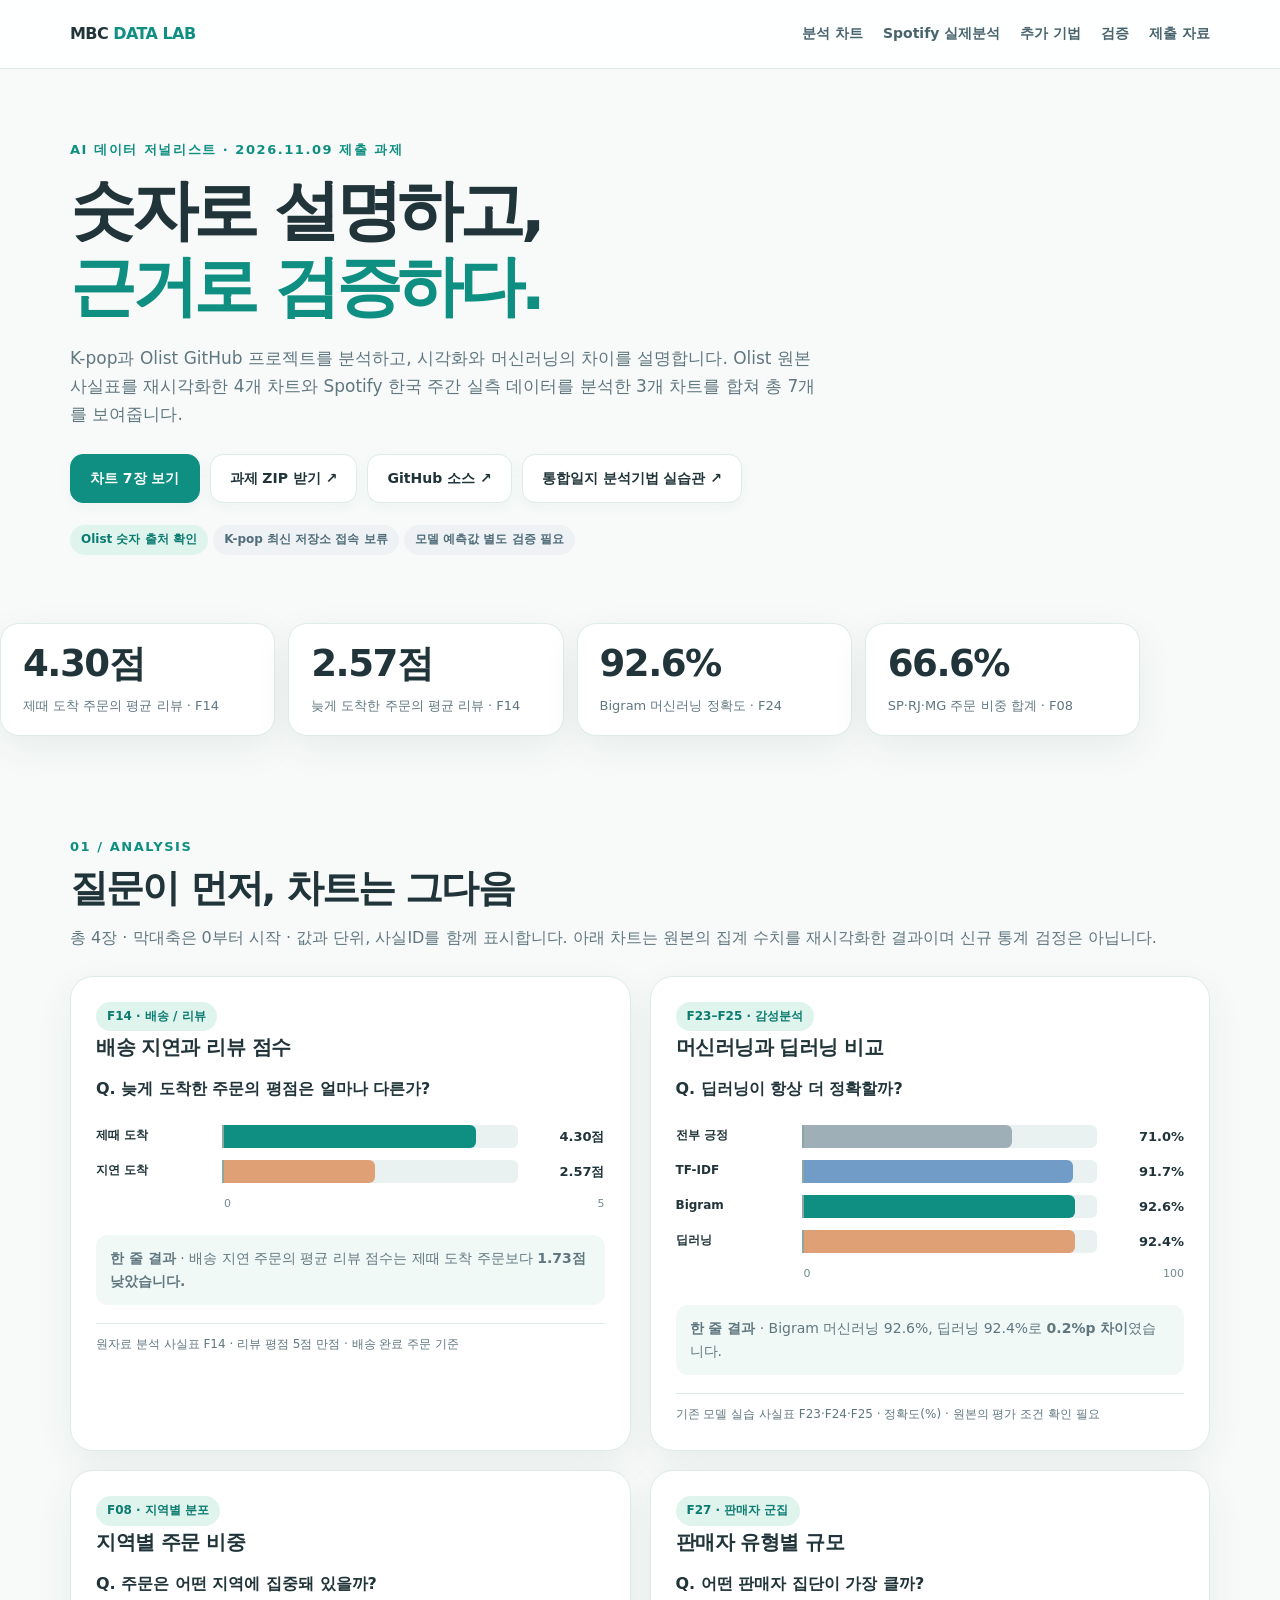
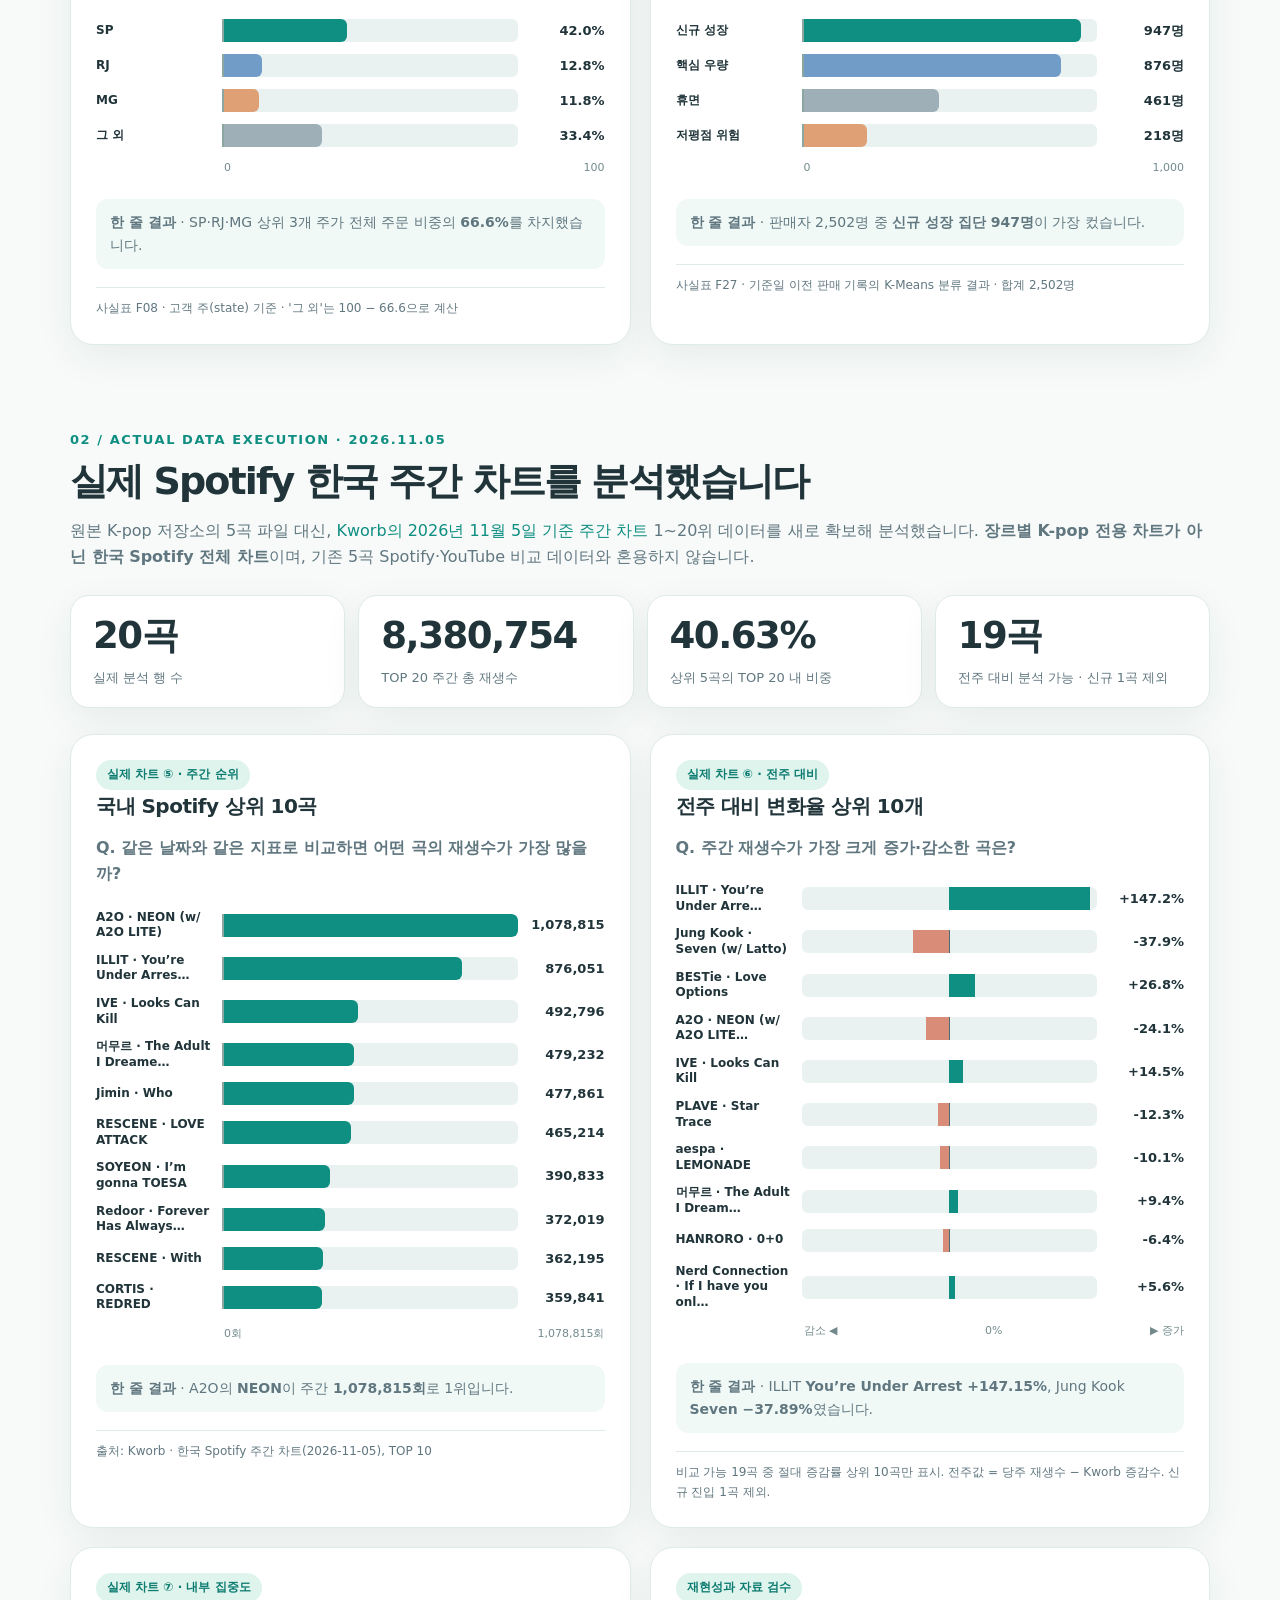
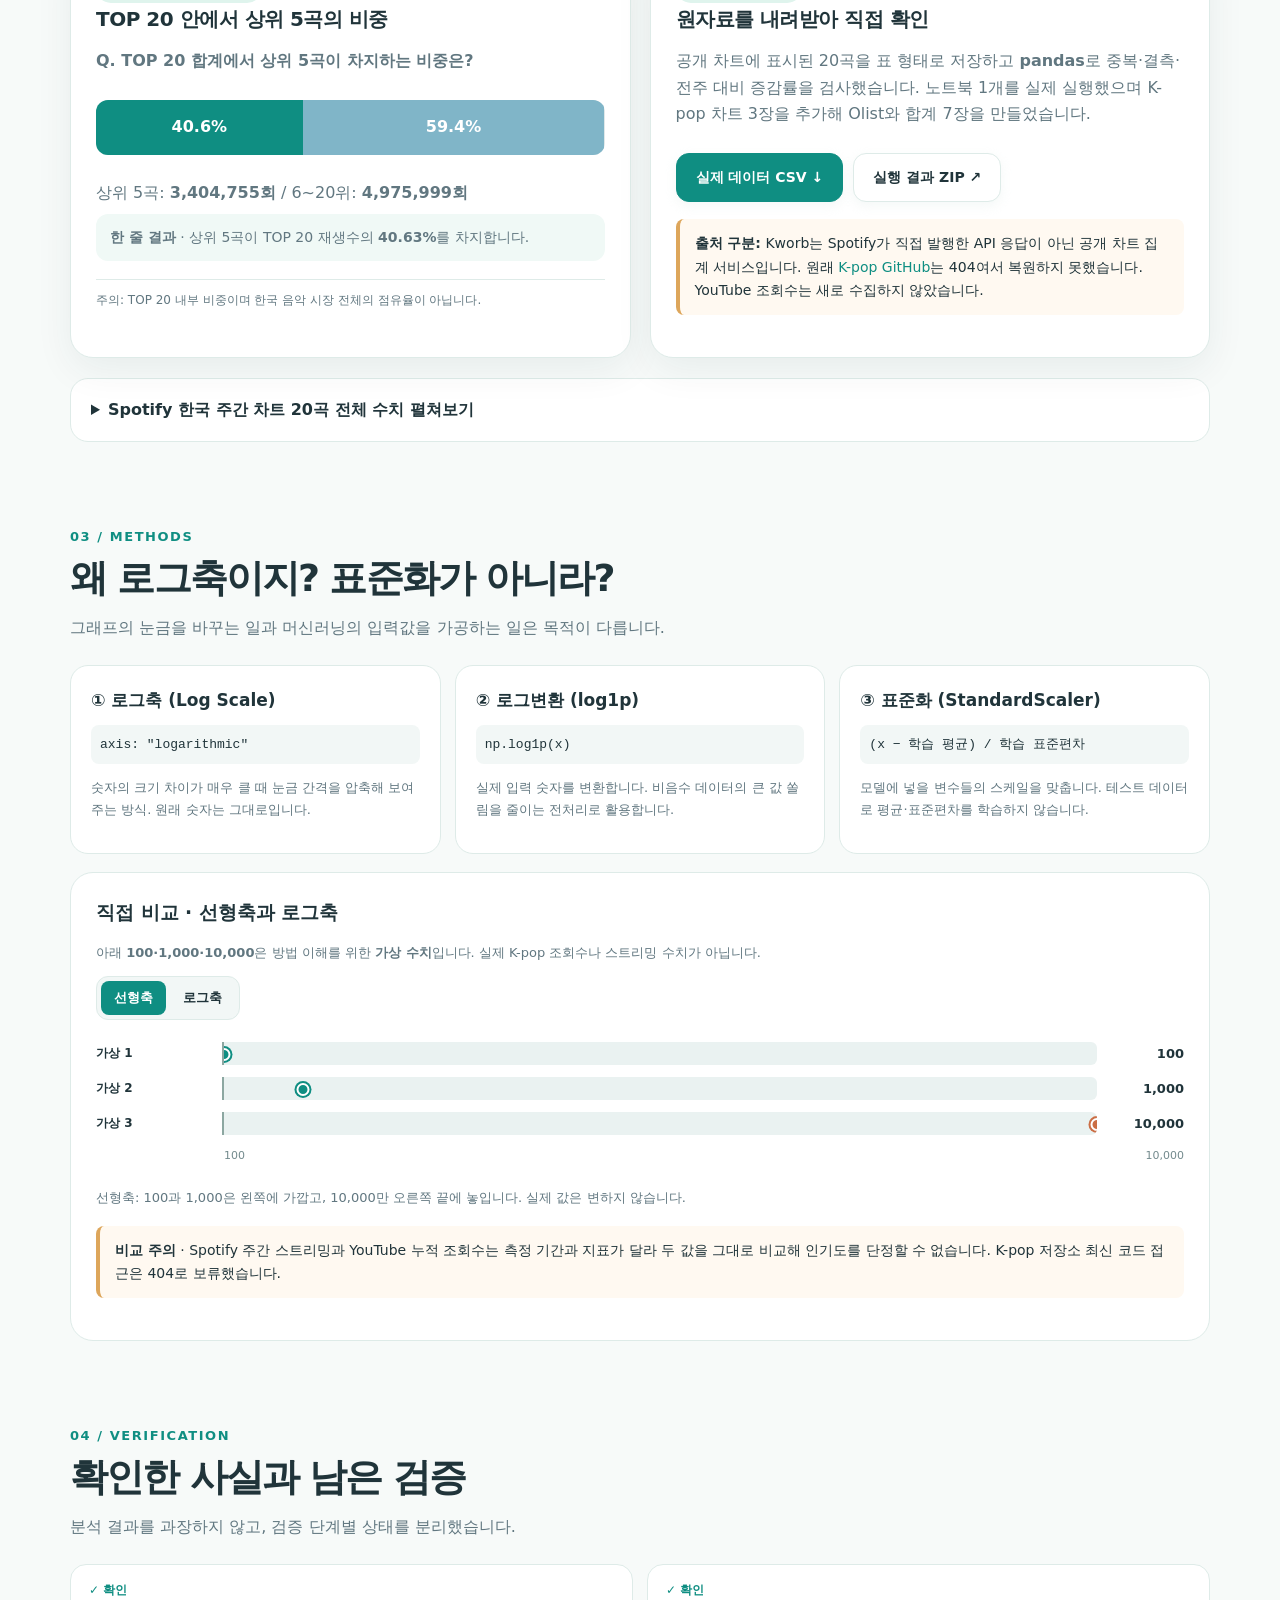
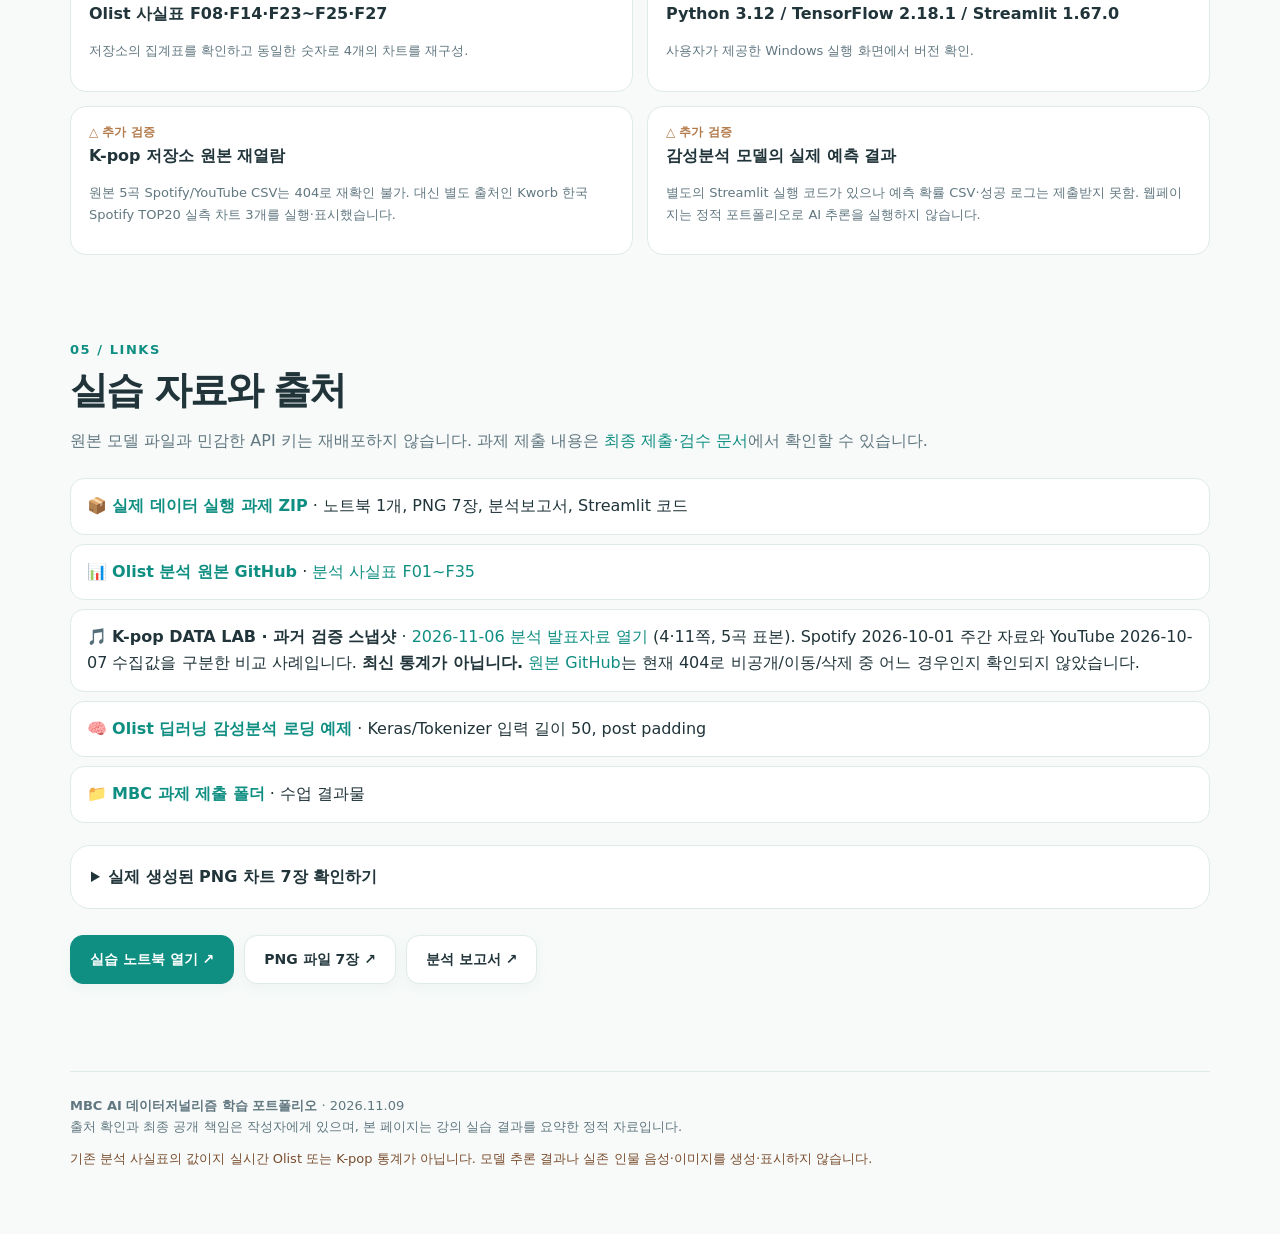
<file: mbc-kpop-olist-20261109/index.html>
<!doctype html>
<html lang="ko">
<head>
<meta charset="utf-8">
<meta name="viewport" content="width=device-width, initial-scale=1">
<meta name="description" content="MBC AI 데이터저널리즘 실습 포트폴리오: K-pop·Olist GitHub 분석, 통계 차트 4개, 로그축과 표준화 비교 및 검증 기록.">
<title>MBC 데이터 분석 포트폴리오 | K-pop × Olist</title>
<style>
:root{--bg:#f7faf9;--surface:#fff;--ink:#20343a;--muted:#617780;--line:#deebe8;--mint:#0f8e82;--mint2:#dff4ed;--blue:#4e7eb4;--peach:#fff0e4;--orange:#cb6e45;--shadow:0 12px 38px rgba(17,65,58,.065);font-family:"Pretendard","Noto Sans KR","Malgun Gothic",system-ui,sans-serif}
*{box-sizing:border-box}html{scroll-behavior:smooth}body{margin:0;background:var(--bg);color:var(--ink);line-height:1.65;font-size:16px}a{color:var(--mint);text-decoration:none}a:hover{text-decoration:underline}a:focus-visible,button:focus-visible{outline:3px solid #edb652;outline-offset:4px}
.wrap{width:min(1140px,calc(100% - 36px));margin:0 auto}header{border-bottom:1px solid var(--line);background:#ffffffdc;position:sticky;top:0;z-index:10;backdrop-filter:blur(12px)}.nav{min-height:68px;display:flex;align-items:center;gap:25px;justify-content:space-between}.brand{font-weight:900;letter-spacing:-.035em;white-space:nowrap;color:var(--ink)}.brand span{color:var(--mint)}nav{display:flex;gap:20px;flex-wrap:wrap}nav a{color:#48646c;font-size:14px;font-weight:700}.hero{padding:70px 0 48px}.eyebrow{color:var(--mint);font-weight:900;font-size:13px;letter-spacing:.12em;text-transform:uppercase}.hero h1{font-size:clamp(35px,5.3vw,66px);line-height:1.15;letter-spacing:-.065em;margin:13px 0 19px;max-width:850px}.hero h1 em{font-style:normal;color:var(--mint)}.hero p{max-width:750px;color:var(--muted);font-size:17px;margin:0}.actions{display:flex;flex-wrap:wrap;gap:10px;margin-top:26px}.btn{display:inline-flex;align-items:center;justify-content:center;min-height:47px;padding:12px 19px;border-radius:13px;font-weight:800;font-size:14px;border:1px solid var(--line);background:white;color:var(--ink);box-shadow:0 4px 12px #dce9e752}.btn.primary{background:var(--mint);color:white;border-color:var(--mint)}.pill{display:inline-block;background:var(--mint2);border-radius:100px;color:#0c7b70;font-weight:800;font-size:12px;padding:5px 11px}.pill.neutral{background:#eef2f5;color:#506d79}.stats{display:grid;grid-template-columns:repeat(4,1fr);gap:13px;margin:20px 0 58px}.stat{background:white;border:1px solid var(--line);border-radius:19px;padding:19px 22px;box-shadow:var(--shadow)}.stat .n{font-size:clamp(23px,2.9vw,39px);line-height:1.15;font-weight:900;letter-spacing:-.04em}.stat .k{font-size:13px;color:var(--muted);margin-top:9px}.section{padding:42px 0}.section h2{font-size:clamp(25px,3.5vw,38px);letter-spacing:-.05em;margin:6px 0 12px;line-height:1.3}.section .sub{color:var(--muted);margin:0 0 24px}.grid{display:grid;grid-template-columns:1fr 1fr;gap:19px}.card{background:var(--surface);border:1px solid var(--line);border-radius:23px;padding:25px;box-shadow:var(--shadow)}.card h3{font-size:20px;margin:0 0 12px;letter-spacing:-.025em}.card p{color:var(--muted);margin:8px 0}.source{font-size:12px;color:var(--muted);border-top:1px solid var(--line);margin-top:18px;padding-top:11px}.question{margin:10px 0 15px;font-weight:800}.conclusion{background:#f0f9f6;padding:12px 14px;border-radius:12px;font-size:14px}.plot{display:grid;gap:12px;margin:22px 0}.barrow{display:grid;grid-template-columns:minmax(82px,115px) minmax(0,1fr) 76px;gap:11px;align-items:center}.barrow .label{font-size:12px;font-weight:700;line-height:1.3}.track{height:23px;background:#eaf2f1;border-left:2px solid #8ca7a1;position:relative;border-radius:0 6px 6px 0;overflow:hidden}.fill{height:100%;width:0;border-radius:0 6px 6px 0;background:var(--mint);transition:width .35s ease}.fill.blue{background:#729cc8}.fill.orange{background:#dea074}.fill.gray{background:#9eafb7}.mark{position:absolute;top:6px;height:13px;width:13px;border-radius:50%;background:var(--mint);border:2px solid white;box-shadow:0 0 0 2px var(--mint);transform:translateX(-50%)}.mark.orange{background:var(--orange);box-shadow:0 0 0 2px var(--orange)}.value{font-size:13px;font-weight:900;text-align:right;white-space:nowrap}.axis{color:#738a8d;font-size:11px;display:flex;justify-content:space-between;margin-left:128px}.mini{font-size:13px;color:var(--muted)}.methods{display:grid;grid-template-columns:repeat(3,1fr);gap:14px}.method{background:#fff;border:1px solid var(--line);border-radius:18px;padding:20px}.method strong{font-size:17px}.method code{display:block;background:#f2f7f6;border-radius:8px;padding:9px;margin:10px 0;white-space:normal;font-size:13px}.compare{background:#fff;border:1px solid var(--line);padding:25px;border-radius:23px}.switch{display:inline-flex;gap:4px;border:1px solid var(--line);padding:4px;border-radius:12px;background:#f2f7f6}.switch button{border:0;background:transparent;border-radius:8px;padding:8px 13px;font-size:13px;font-weight:800;cursor:pointer;color:var(--ink)}.switch button[aria-pressed="true"]{background:var(--mint);color:#fff}.warning{background:#fff9f1;border-left:4px solid #dda65b;border-radius:8px;padding:13px 15px;margin:17px 0;font-size:14px}.checks{display:grid;grid-template-columns:repeat(2,1fr);gap:14px}.check{background:#fff;border:1px solid var(--line);padding:16px 18px;border-radius:16px}.check .state{font-size:12px;color:var(--mint);font-weight:900}.check.pending .state{color:#b37a49}.sources{display:grid;gap:9px}.source-row{border:1px solid var(--line);padding:14px 16px;background:#fff;border-radius:14px;overflow-wrap:anywhere}.footer{padding:45px 0 65px;color:var(--muted);font-size:13px}.footer .wrap{border-top:1px solid var(--line);padding-top:23px}.notice{margin-top:10px;color:#7a4d2e}code{font-family:Consolas,monospace}
@media(max-width:800px){.stats{grid-template-columns:repeat(2,1fr)}.grid,.methods{grid-template-columns:1fr}.hero{padding-top:42px}.card{padding:19px}.nav{gap:10px}nav{gap:12px}}
@media(max-width:490px){nav a{font-size:12px}.brand{font-size:14px}.stats{gap:8px}.stat{padding:15px}.barrow{grid-template-columns:76px minmax(0,1fr) 61px;gap:7px}.axis{margin-left:83px}.value{font-size:12px}.barrow .label{font-size:11px}.hero p{font-size:15px}}
@media(prefers-reduced-motion:reduce){html{scroll-behavior:auto}.fill{transition:none}}
</style>
</head>
<body>
<header><div class="wrap nav"><a href="#top" class="brand">MBC <span>DATA LAB</span></a><nav aria-label="목차"><a href="#charts">분석 차트</a><a href="#spotify-data">Spotify 실제분석</a><a href="#methods">추가 기법</a><a href="#evidence">검증</a><a href="#resources">제출 자료</a></nav></div></header>
<main id="top">
<section class="hero wrap">
  <div class="eyebrow">AI 데이터 저널리스트 · 2026.11.09 제출 과제</div>
  <h1>숫자로 설명하고,<br><em>근거로 검증하다.</em></h1>
  <p>K-pop과 Olist GitHub 프로젝트를 분석하고, 시각화와 머신러닝의 차이를 설명합니다. Olist 원본 사실표를 재시각화한 4개 차트와 Spotify 한국 주간 실측 데이터를 분석한 3개 차트를 합쳐 총 7개를 보여줍니다.</p>
  <div class="actions"><a class="btn primary" href="#charts">차트 7장 보기</a><a class="btn" href="https://drive.google.com/file/d/1QcId4pkSIB51OMdgqctqUupA46JQeauL/view?usp=drivesdk" target="_blank" rel="noopener noreferrer">과제 ZIP 받기 ↗</a><a class="btn" href="https://github.com/choisunghwan1004-dev/postfolio/tree/main/mbc-kpop-olist-20261109" target="_blank" rel="noopener noreferrer">GitHub 소스 ↗</a><a class="btn" href="../data-methods-lab-20261109/">통합일지 분석기법 실습관 ↗</a></div>
  <p style="margin-top:20px"><span class="pill">Olist 숫자 출처 확인</span> <span class="pill neutral">K-pop 최신 저장소 접속 보류</span> <span class="pill neutral">모델 예측값 별도 검증 필요</span></p>
</section>
<div class="wrap stats" aria-label="검증된 Olist 통계 요약">
  <div class="stat"><div class="n">4.30점</div><div class="k">제때 도착 주문의 평균 리뷰 · F14</div></div>
  <div class="stat"><div class="n">2.57점</div><div class="k">늦게 도착한 주문의 평균 리뷰 · F14</div></div>
  <div class="stat"><div class="n">92.6%</div><div class="k">Bigram 머신러닝 정확도 · F24</div></div>
  <div class="stat"><div class="n">66.6%</div><div class="k">SP·RJ·MG 주문 비중 합계 · F08</div></div>
</div>
<section id="charts" class="section wrap">
  <div class="eyebrow">01 / ANALYSIS</div><h2>질문이 먼저, 차트는 그다음</h2>
  <p class="sub">총 4장 · 막대축은 0부터 시작 · 값과 단위, 사실ID를 함께 표시합니다. 아래 차트는 원본의 집계 수치를 재시각화한 결과이며 신규 통계 검정은 아닙니다.</p>
  <div class="grid">
    <article class="card"><span class="pill">F14 · 배송 / 리뷰</span><h3>배송 지연과 리뷰 점수</h3><div class="question">Q. 늦게 도착한 주문의 평점은 얼마나 다른가?</div><div class="plot" data-chart="delivery" role="img" aria-label="제때 도착 4.30점, 지연 도착 2.57점"></div><p class="conclusion"><strong>한 줄 결과</strong> · 배송 지연 주문의 평균 리뷰 점수는 제때 도착 주문보다 <strong>1.73점 낮았습니다.</strong></p><div class="source">원자료 분석 사실표 F14 · 리뷰 평점 5점 만점 · 배송 완료 주문 기준</div></article>
    <article class="card"><span class="pill">F23–F25 · 감성분석</span><h3>머신러닝과 딥러닝 비교</h3><div class="question">Q. 딥러닝이 항상 더 정확할까?</div><div class="plot" data-chart="sentiment" role="img" aria-label="모두 긍정 71.0%, TF-IDF 머신러닝 91.7%, Bigram 머신러닝 92.6%, Embedding 딥러닝 92.4%"></div><p class="conclusion"><strong>한 줄 결과</strong> · Bigram 머신러닝 92.6%, 딥러닝 92.4%로 <strong>0.2%p 차이</strong>였습니다.</p><div class="source">기존 모델 실습 사실표 F23·F24·F25 · 정확도(%) · 원본의 평가 조건 확인 필요</div></article>
    <article class="card"><span class="pill">F08 · 지역별 분포</span><h3>지역별 주문 비중</h3><div class="question">Q. 주문은 어떤 지역에 집중돼 있을까?</div><div class="plot" data-chart="region" role="img" aria-label="SP 42.0%, RJ 12.8%, MG 11.8%, 그 외 33.4%"></div><p class="conclusion"><strong>한 줄 결과</strong> · SP·RJ·MG 상위 3개 주가 전체 주문 비중의 <strong>66.6%</strong>를 차지했습니다.</p><div class="source">사실표 F08 · 고객 주(state) 기준 · '그 외'는 100 − 66.6으로 계산</div></article>
    <article class="card"><span class="pill">F27 · 판매자 군집</span><h3>판매자 유형별 규모</h3><div class="question">Q. 어떤 판매자 집단이 가장 클까?</div><div class="plot" data-chart="seller" role="img" aria-label="신규 성장 947명, 핵심 우량 876명, 휴면 461명, 저평점 위험 218명"></div><p class="conclusion"><strong>한 줄 결과</strong> · 판매자 2,502명 중 <strong>신규 성장 집단 947명</strong>이 가장 컸습니다.</p><div class="source">사실표 F27 · 기준일 이전 판매 기록의 K-Means 분류 결과 · 합계 2,502명</div></article>
  </div>
</section>
<section id="spotify-data" class="section wrap">
 <div class="eyebrow">02 / ACTUAL DATA EXECUTION · 2026.11.05</div><h2>실제 Spotify 한국 주간 차트를 분석했습니다</h2>
 <p class="sub">원본 K-pop 저장소의 5곡 파일 대신, <a href="https://www.kworb.net/spotify/country/kr_weekly.html" target="_blank" rel="noopener noreferrer">Kworb의 2026년 11월 5일 기준 주간 차트</a> 1~20위 데이터를 새로 확보해 분석했습니다. <strong>장르별 K-pop 전용 차트가 아닌 한국 Spotify 전체 차트</strong>이며, 기존 5곡 Spotify·YouTube 비교 데이터와 혼용하지 않습니다.</p>
 <div class="stats" style="margin:18px 0 26px">
 <div class="stat"><div class="n">20곡</div><div class="k">실제 분석 행 수</div></div>
 <div class="stat"><div class="n">8,380,754</div><div class="k">TOP 20 주간 총 재생수</div></div>
 <div class="stat"><div class="n">40.63%</div><div class="k">상위 5곡의 TOP 20 내 비중</div></div>
 <div class="stat"><div class="n">19곡</div><div class="k">전주 대비 분석 가능 · 신규 1곡 제외</div></div>
 </div>
 <div class="grid">
 <article class="card"><span class="pill">실제 차트 ⑤ · 주간 순위</span><h3>국내 Spotify 상위 10곡</h3>
 <p class="question">Q. 같은 날짜와 같은 지표로 비교하면 어떤 곡의 재생수가 가장 많을까?</p>
 <div class="plot" role="img" aria-label="국내 Spotify 주간 차트 상위 10곡, 재생수 절댓값을 0 기준선의 막대로 표시"><div class="barrow" title="A2O — NEON (w/ A2O LITE)"><span class="label">A2O · NEON (w/ A2O LITE)</span><div class="track"><div class="fill" style="width:100.00%"></div></div><span class="value">1,078,815</span></div>
<div class="barrow" title="ILLIT — You’re Under Arrest"><span class="label">ILLIT · You’re Under Arres…</span><div class="track"><div class="fill" style="width:81.20%"></div></div><span class="value">876,051</span></div>
<div class="barrow" title="IVE — Looks Can Kill"><span class="label">IVE · Looks Can Kill</span><div class="track"><div class="fill" style="width:45.68%"></div></div><span class="value">492,796</span></div>
<div class="barrow" title="머무르 — The Adult I Dreamed Of"><span class="label">머무르 · The Adult I Dreame…</span><div class="track"><div class="fill" style="width:44.42%"></div></div><span class="value">479,232</span></div>
<div class="barrow" title="Jimin — Who"><span class="label">Jimin · Who</span><div class="track"><div class="fill" style="width:44.29%"></div></div><span class="value">477,861</span></div>
<div class="barrow" title="RESCENE — LOVE ATTACK"><span class="label">RESCENE · LOVE ATTACK</span><div class="track"><div class="fill" style="width:43.12%"></div></div><span class="value">465,214</span></div>
<div class="barrow" title="SOYEON — I’m gonna TOESA"><span class="label">SOYEON · I’m gonna TOESA</span><div class="track"><div class="fill" style="width:36.23%"></div></div><span class="value">390,833</span></div>
<div class="barrow" title="Redoor — Forever Has Always Been"><span class="label">Redoor · Forever Has Always…</span><div class="track"><div class="fill" style="width:34.48%"></div></div><span class="value">372,019</span></div>
<div class="barrow" title="RESCENE — With"><span class="label">RESCENE · With</span><div class="track"><div class="fill" style="width:33.57%"></div></div><span class="value">362,195</span></div>
<div class="barrow" title="CORTIS — REDRED"><span class="label">CORTIS · REDRED</span><div class="track"><div class="fill" style="width:33.36%"></div></div><span class="value">359,841</span></div><div class="axis"><span>0회</span><span>1,078,815회</span></div></div>
 <p class="conclusion"><strong>한 줄 결과</strong> · A2O의 <strong>NEON</strong>이 주간 <strong>1,078,815회</strong>로 1위입니다.</p><div class="source">출처: Kworb · 한국 Spotify 주간 차트(2026-11-05), TOP 10</div></article>
 <article class="card"><span class="pill">실제 차트 ⑥ · 전주 대비</span><h3>전주 대비 변화율 상위 10개</h3>
 <p class="question">Q. 주간 재생수가 가장 크게 증가·감소한 곡은?</p>
 <div class="plot" role="img" aria-label="주간 재생수의 전주 대비 변화율, 음수는 주황색 왼쪽, 양수는 녹색 오른쪽"><div class="barrow" title="ILLIT — You’re Under Arrest"><span class="label">ILLIT · You’re Under Arre…</span><div style="height:23px;position:relative;background:#eaf2f1;border-radius:6px;overflow:hidden"><span style="position:absolute;left:50%;top:0;height:100%;width:1px;background:#506c73"></span><div style="position:absolute;left:50.00%;width:47.50%;height:100%;background:#0f8e82"></div></div><span class="value">+147.2%</span></div>
<div class="barrow" title="Jung Kook — Seven (w/ Latto)"><span class="label">Jung Kook · Seven (w/ Latto)</span><div style="height:23px;position:relative;background:#eaf2f1;border-radius:6px;overflow:hidden"><span style="position:absolute;left:50%;top:0;height:100%;width:1px;background:#506c73"></span><div style="position:absolute;left:37.77%;width:12.23%;height:100%;background:#d98c77"></div></div><span class="value">-37.9%</span></div>
<div class="barrow" title="BESTie — Love Options"><span class="label">BESTie · Love Options</span><div style="height:23px;position:relative;background:#eaf2f1;border-radius:6px;overflow:hidden"><span style="position:absolute;left:50%;top:0;height:100%;width:1px;background:#506c73"></span><div style="position:absolute;left:50.00%;width:8.65%;height:100%;background:#0f8e82"></div></div><span class="value">+26.8%</span></div>
<div class="barrow" title="A2O — NEON (w/ A2O LITE)"><span class="label">A2O · NEON (w/ A2O LITE…</span><div style="height:23px;position:relative;background:#eaf2f1;border-radius:6px;overflow:hidden"><span style="position:absolute;left:50%;top:0;height:100%;width:1px;background:#506c73"></span><div style="position:absolute;left:42.23%;width:7.77%;height:100%;background:#d98c77"></div></div><span class="value">-24.1%</span></div>
<div class="barrow" title="IVE — Looks Can Kill"><span class="label">IVE · Looks Can Kill</span><div style="height:23px;position:relative;background:#eaf2f1;border-radius:6px;overflow:hidden"><span style="position:absolute;left:50%;top:0;height:100%;width:1px;background:#506c73"></span><div style="position:absolute;left:50.00%;width:4.69%;height:100%;background:#0f8e82"></div></div><span class="value">+14.5%</span></div>
<div class="barrow" title="PLAVE — Star Trace"><span class="label">PLAVE · Star Trace</span><div style="height:23px;position:relative;background:#eaf2f1;border-radius:6px;overflow:hidden"><span style="position:absolute;left:50%;top:0;height:100%;width:1px;background:#506c73"></span><div style="position:absolute;left:46.04%;width:3.96%;height:100%;background:#d98c77"></div></div><span class="value">-12.3%</span></div>
<div class="barrow" title="aespa — LEMONADE"><span class="label">aespa · LEMONADE</span><div style="height:23px;position:relative;background:#eaf2f1;border-radius:6px;overflow:hidden"><span style="position:absolute;left:50%;top:0;height:100%;width:1px;background:#506c73"></span><div style="position:absolute;left:46.75%;width:3.25%;height:100%;background:#d98c77"></div></div><span class="value">-10.1%</span></div>
<div class="barrow" title="머무르 — The Adult I Dreamed Of"><span class="label">머무르 · The Adult I Dream…</span><div style="height:23px;position:relative;background:#eaf2f1;border-radius:6px;overflow:hidden"><span style="position:absolute;left:50%;top:0;height:100%;width:1px;background:#506c73"></span><div style="position:absolute;left:50.00%;width:3.05%;height:100%;background:#0f8e82"></div></div><span class="value">+9.4%</span></div>
<div class="barrow" title="HANRORO — 0+0"><span class="label">HANRORO · 0+0</span><div style="height:23px;position:relative;background:#eaf2f1;border-radius:6px;overflow:hidden"><span style="position:absolute;left:50%;top:0;height:100%;width:1px;background:#506c73"></span><div style="position:absolute;left:47.93%;width:2.07%;height:100%;background:#d98c77"></div></div><span class="value">-6.4%</span></div>
<div class="barrow" title="Nerd Connection — If I have you only (My love X Nerd Connection)"><span class="label">Nerd Connection · If I have you onl…</span><div style="height:23px;position:relative;background:#eaf2f1;border-radius:6px;overflow:hidden"><span style="position:absolute;left:50%;top:0;height:100%;width:1px;background:#506c73"></span><div style="position:absolute;left:50.00%;width:1.80%;height:100%;background:#0f8e82"></div></div><span class="value">+5.6%</span></div><div class="axis"><span>감소 ◀</span><span>0%</span><span>▶ 증가</span></div></div>
 <p class="conclusion"><strong>한 줄 결과</strong> · ILLIT <strong>You’re Under Arrest +147.15%</strong>, Jung Kook <strong>Seven −37.89%</strong>였습니다.</p>
 <div class="source">비교 가능 19곡 중 절대 증감률 상위 10곡만 표시. 전주값 = 당주 재생수 − Kworb 증감수. 신규 진입 1곡 제외.</div></article>
 <article class="card"><span class="pill">실제 차트 ⑦ · 내부 집중도</span><h3>TOP 20 안에서 상위 5곡의 비중</h3>
 <p class="question">Q. TOP 20 합계에서 상위 5곡이 차지하는 비중은?</p>
 <div style="background:#dfe8e9;display:flex;height:55px;border-radius:12px;overflow:hidden;margin:25px 0" role="img" aria-label="상위 5곡 40.63%, 나머지 15곡 59.37%"><div style="background:#0f8e82;width:40.6259%;display:flex;align-items:center;justify-content:center;color:white;font-weight:900">40.6%</div><div style="background:#80b5c8;width:59.3741%;display:flex;align-items:center;justify-content:center;color:white;font-weight:900">59.4%</div></div>
 <p>상위 5곡: <strong>3,404,755회</strong> / 6~20위: <strong>4,975,999회</strong></p>
 <p class="conclusion"><strong>한 줄 결과</strong> · 상위 5곡이 TOP 20 재생수의 <strong>40.63%</strong>를 차지합니다.</p>
 <div class="source">주의: TOP 20 내부 비중이며 한국 음악 시장 전체의 점유율이 아닙니다.</div></article>
 <article class="card"><span class="pill">재현성과 자료 검수</span><h3>원자료를 내려받아 직접 확인</h3>
 <p>공개 차트에 표시된 20곡을 표 형태로 저장하고 <strong>pandas</strong>로 중복·결측·전주 대비 증감률을 검사했습니다. 노트북 1개를 실제 실행했으며 K-pop 차트 3장을 추가해 Olist와 합계 7장을 만들었습니다.</p>
 <div class="actions"><a class="btn primary" href="data/spotify_kr_weekly_2026-11-05_top20.csv" download>실제 데이터 CSV ↓</a>
 <a class="btn" href="https://drive.google.com/file/d/1QcId4pkSIB51OMdgqctqUupA46JQeauL/view?usp=drivesdk" target="_blank" rel="noopener noreferrer">실행 결과 ZIP ↗</a></div>
 <div class="warning"><strong>출처 구분:</strong> Kworb는 Spotify가 직접 발행한 API 응답이 아닌 공개 차트 집계 서비스입니다. 원래 <a href="https://github.com/dominickim77-ui/mbc-kpop-data">K-pop GitHub</a>는 404여서 복원하지 못했습니다. YouTube 조회수는 새로 수집하지 않았습니다.</div>
 </article>
 </div>
 <details style="background:white;border:1px solid var(--line);border-radius:18px;padding:18px 20px;margin-top:20px"><summary style="font-weight:900;cursor:pointer">Spotify 한국 주간 차트 20곡 전체 수치 펼쳐보기</summary>
 <div style="overflow-x:auto;margin-top:17px"><table style="width:100%;min-width:620px;border-collapse:collapse;font-size:13px"><thead><tr style="background:#f0f8f5"><th style="padding:8px;text-align:center">순위</th><th style="text-align:left;padding:8px">아티스트</th><th style="text-align:left;padding:8px">곡명</th><th style="text-align:right;padding:8px">주간 재생수</th><th style="text-align:right;padding:8px">전주 대비</th></tr></thead><tbody><tr><td style="padding:7px 10px;border-bottom:1px solid #edf1ef;text-align:center">1</td><td style="padding:7px 10px;border-bottom:1px solid #edf1ef">A2O</td><td style="padding:7px 10px;border-bottom:1px solid #edf1ef">NEON (w/ A2O LITE)</td><td style="padding:7px 10px;border-bottom:1px solid #edf1ef;text-align:right">1,078,815</td><td style="padding:7px 10px;border-bottom:1px solid #edf1ef;text-align:right">-24.1%</td></tr>
<tr><td style="padding:7px 10px;border-bottom:1px solid #edf1ef;text-align:center">2</td><td style="padding:7px 10px;border-bottom:1px solid #edf1ef">ILLIT</td><td style="padding:7px 10px;border-bottom:1px solid #edf1ef">You’re Under Arrest</td><td style="padding:7px 10px;border-bottom:1px solid #edf1ef;text-align:right">876,051</td><td style="padding:7px 10px;border-bottom:1px solid #edf1ef;text-align:right">+147.2%</td></tr>
<tr><td style="padding:7px 10px;border-bottom:1px solid #edf1ef;text-align:center">3</td><td style="padding:7px 10px;border-bottom:1px solid #edf1ef">IVE</td><td style="padding:7px 10px;border-bottom:1px solid #edf1ef">Looks Can Kill</td><td style="padding:7px 10px;border-bottom:1px solid #edf1ef;text-align:right">492,796</td><td style="padding:7px 10px;border-bottom:1px solid #edf1ef;text-align:right">+14.5%</td></tr>
<tr><td style="padding:7px 10px;border-bottom:1px solid #edf1ef;text-align:center">4</td><td style="padding:7px 10px;border-bottom:1px solid #edf1ef">머무르</td><td style="padding:7px 10px;border-bottom:1px solid #edf1ef">The Adult I Dreamed Of</td><td style="padding:7px 10px;border-bottom:1px solid #edf1ef;text-align:right">479,232</td><td style="padding:7px 10px;border-bottom:1px solid #edf1ef;text-align:right">+9.4%</td></tr>
<tr><td style="padding:7px 10px;border-bottom:1px solid #edf1ef;text-align:center">5</td><td style="padding:7px 10px;border-bottom:1px solid #edf1ef">Jimin</td><td style="padding:7px 10px;border-bottom:1px solid #edf1ef">Who</td><td style="padding:7px 10px;border-bottom:1px solid #edf1ef;text-align:right">477,861</td><td style="padding:7px 10px;border-bottom:1px solid #edf1ef;text-align:right">-3.6%</td></tr>
<tr><td style="padding:7px 10px;border-bottom:1px solid #edf1ef;text-align:center">6</td><td style="padding:7px 10px;border-bottom:1px solid #edf1ef">RESCENE</td><td style="padding:7px 10px;border-bottom:1px solid #edf1ef">LOVE ATTACK</td><td style="padding:7px 10px;border-bottom:1px solid #edf1ef;text-align:right">465,214</td><td style="padding:7px 10px;border-bottom:1px solid #edf1ef;text-align:right">-1.6%</td></tr>
<tr><td style="padding:7px 10px;border-bottom:1px solid #edf1ef;text-align:center">7</td><td style="padding:7px 10px;border-bottom:1px solid #edf1ef">SOYEON</td><td style="padding:7px 10px;border-bottom:1px solid #edf1ef">I’m gonna TOESA</td><td style="padding:7px 10px;border-bottom:1px solid #edf1ef;text-align:right">390,833</td><td style="padding:7px 10px;border-bottom:1px solid #edf1ef;text-align:right">-5.0%</td></tr>
<tr><td style="padding:7px 10px;border-bottom:1px solid #edf1ef;text-align:center">8</td><td style="padding:7px 10px;border-bottom:1px solid #edf1ef">Redoor</td><td style="padding:7px 10px;border-bottom:1px solid #edf1ef">Forever Has Always Been</td><td style="padding:7px 10px;border-bottom:1px solid #edf1ef;text-align:right">372,019</td><td style="padding:7px 10px;border-bottom:1px solid #edf1ef;text-align:right">-2.6%</td></tr>
<tr><td style="padding:7px 10px;border-bottom:1px solid #edf1ef;text-align:center">9</td><td style="padding:7px 10px;border-bottom:1px solid #edf1ef">RESCENE</td><td style="padding:7px 10px;border-bottom:1px solid #edf1ef">With</td><td style="padding:7px 10px;border-bottom:1px solid #edf1ef;text-align:right">362,195</td><td style="padding:7px 10px;border-bottom:1px solid #edf1ef;text-align:right">신규</td></tr>
<tr><td style="padding:7px 10px;border-bottom:1px solid #edf1ef;text-align:center">10</td><td style="padding:7px 10px;border-bottom:1px solid #edf1ef">CORTIS</td><td style="padding:7px 10px;border-bottom:1px solid #edf1ef">REDRED</td><td style="padding:7px 10px;border-bottom:1px solid #edf1ef;text-align:right">359,841</td><td style="padding:7px 10px;border-bottom:1px solid #edf1ef;text-align:right">-4.2%</td></tr>
<tr><td style="padding:7px 10px;border-bottom:1px solid #edf1ef;text-align:center">11</td><td style="padding:7px 10px;border-bottom:1px solid #edf1ef">RESCENE</td><td style="padding:7px 10px;border-bottom:1px solid #edf1ef">Deja Vu</td><td style="padding:7px 10px;border-bottom:1px solid #edf1ef;text-align:right">350,440</td><td style="padding:7px 10px;border-bottom:1px solid #edf1ef;text-align:right">+0.1%</td></tr>
<tr><td style="padding:7px 10px;border-bottom:1px solid #edf1ef;text-align:center">12</td><td style="padding:7px 10px;border-bottom:1px solid #edf1ef">BESTie</td><td style="padding:7px 10px;border-bottom:1px solid #edf1ef">Love Options</td><td style="padding:7px 10px;border-bottom:1px solid #edf1ef;text-align:right">328,345</td><td style="padding:7px 10px;border-bottom:1px solid #edf1ef;text-align:right">+26.8%</td></tr>
<tr><td style="padding:7px 10px;border-bottom:1px solid #edf1ef;text-align:center">13</td><td style="padding:7px 10px;border-bottom:1px solid #edf1ef">ATEEZ</td><td style="padding:7px 10px;border-bottom:1px solid #edf1ef">BAD</td><td style="padding:7px 10px;border-bottom:1px solid #edf1ef;text-align:right">322,863</td><td style="padding:7px 10px;border-bottom:1px solid #edf1ef;text-align:right">-3.6%</td></tr>
<tr><td style="padding:7px 10px;border-bottom:1px solid #edf1ef;text-align:center">14</td><td style="padding:7px 10px;border-bottom:1px solid #edf1ef">Nerd Connection</td><td style="padding:7px 10px;border-bottom:1px solid #edf1ef">If I have you only (My love X Nerd Connection)</td><td style="padding:7px 10px;border-bottom:1px solid #edf1ef;text-align:right">309,896</td><td style="padding:7px 10px;border-bottom:1px solid #edf1ef;text-align:right">+5.6%</td></tr>
<tr><td style="padding:7px 10px;border-bottom:1px solid #edf1ef;text-align:center">15</td><td style="padding:7px 10px;border-bottom:1px solid #edf1ef">RESCENE</td><td style="padding:7px 10px;border-bottom:1px solid #edf1ef">Pretty Girl</td><td style="padding:7px 10px;border-bottom:1px solid #edf1ef;text-align:right">295,967</td><td style="padding:7px 10px;border-bottom:1px solid #edf1ef;text-align:right">+0.6%</td></tr>
<tr><td style="padding:7px 10px;border-bottom:1px solid #edf1ef;text-align:center">16</td><td style="padding:7px 10px;border-bottom:1px solid #edf1ef">HANRORO</td><td style="padding:7px 10px;border-bottom:1px solid #edf1ef">0+0</td><td style="padding:7px 10px;border-bottom:1px solid #edf1ef;text-align:right">294,423</td><td style="padding:7px 10px;border-bottom:1px solid #edf1ef;text-align:right">-6.4%</td></tr>
<tr><td style="padding:7px 10px;border-bottom:1px solid #edf1ef;text-align:center">17</td><td style="padding:7px 10px;border-bottom:1px solid #edf1ef">HANRORO</td><td style="padding:7px 10px;border-bottom:1px solid #edf1ef">Landing in Love</td><td style="padding:7px 10px;border-bottom:1px solid #edf1ef;text-align:right">292,734</td><td style="padding:7px 10px;border-bottom:1px solid #edf1ef;text-align:right">+1.4%</td></tr>
<tr><td style="padding:7px 10px;border-bottom:1px solid #edf1ef;text-align:center">18</td><td style="padding:7px 10px;border-bottom:1px solid #edf1ef">Jung Kook</td><td style="padding:7px 10px;border-bottom:1px solid #edf1ef">Seven (w/ Latto)</td><td style="padding:7px 10px;border-bottom:1px solid #edf1ef;text-align:right">286,882</td><td style="padding:7px 10px;border-bottom:1px solid #edf1ef;text-align:right">-37.9%</td></tr>
<tr><td style="padding:7px 10px;border-bottom:1px solid #edf1ef;text-align:center">19</td><td style="padding:7px 10px;border-bottom:1px solid #edf1ef">PLAVE</td><td style="padding:7px 10px;border-bottom:1px solid #edf1ef">Star Trace</td><td style="padding:7px 10px;border-bottom:1px solid #edf1ef;text-align:right">275,346</td><td style="padding:7px 10px;border-bottom:1px solid #edf1ef;text-align:right">-12.3%</td></tr>
<tr><td style="padding:7px 10px;border-bottom:1px solid #edf1ef;text-align:center">20</td><td style="padding:7px 10px;border-bottom:1px solid #edf1ef">aespa</td><td style="padding:7px 10px;border-bottom:1px solid #edf1ef">LEMONADE</td><td style="padding:7px 10px;border-bottom:1px solid #edf1ef;text-align:right">269,001</td><td style="padding:7px 10px;border-bottom:1px solid #edf1ef;text-align:right">-10.1%</td></tr></tbody></table></div>
 <p class="mini">2026년 11월 5일 주간 차트 · <a href="https://www.kworb.net/spotify/country/kr_weekly.html" target="_blank" rel="noopener noreferrer">Kworb</a> · 전주 대비 퍼센트는 제공된 재생수·증감수로 자체 계산, 신규진입은 N/A.</p>
 </details>
 </section>
<section id="methods" class="section wrap">
  <div class="eyebrow">03 / METHODS</div><h2>왜 로그축이지? 표준화가 아니라?</h2>
  <p class="sub">그래프의 눈금을 바꾸는 일과 머신러닝의 입력값을 가공하는 일은 목적이 다릅니다.</p>
  <div class="methods">
   <div class="method"><strong>① 로그축 (Log Scale)</strong><code>axis: "logarithmic"</code><p class="mini">숫자의 크기 차이가 매우 클 때 눈금 간격을 압축해 보여주는 방식. 원래 숫자는 그대로입니다.</p></div>
   <div class="method"><strong>② 로그변환 (log1p)</strong><code>np.log1p(x)</code><p class="mini">실제 입력 숫자를 변환합니다. 비음수 데이터의 큰 값 쏠림을 줄이는 전처리로 활용합니다.</p></div>
   <div class="method"><strong>③ 표준화 (StandardScaler)</strong><code>(x − 학습 평균) / 학습 표준편차</code><p class="mini">모델에 넣을 변수들의 스케일을 맞춥니다. 테스트 데이터로 평균·표준편차를 학습하지 않습니다.</p></div>
  </div>
  <div class="compare" style="margin-top:18px">
    <h3 style="margin:0 0 8px">직접 비교 · 선형축과 로그축</h3>
    <p class="mini">아래 <strong>100·1,000·10,000</strong>은 방법 이해를 위한 <strong>가상 수치</strong>입니다. 실제 K-pop 조회수나 스트리밍 수치가 아닙니다.</p>
    <div class="switch" role="group" aria-label="축 방식 선택"><button id="linear" type="button" aria-pressed="true">선형축</button><button id="logscale" type="button" aria-pressed="false">로그축</button></div>
    <div class="plot" id="example-plot" role="img" aria-label="가상의 세 수치 100, 1000, 10000을 선형축과 로그축으로 비교"></div>
    <p class="mini" id="scale-note" aria-live="polite">선형축: 큰 값 10,000에 비해 작은 값 100의 막대는 거의 보이지 않습니다.</p>
    <div class="warning"><strong>비교 주의</strong> · Spotify 주간 스트리밍과 YouTube 누적 조회수는 측정 기간과 지표가 달라 두 값을 그대로 비교해 인기도를 단정할 수 없습니다. K-pop 저장소 최신 코드 접근은 404로 보류했습니다.</div>
  </div>
</section>
<section id="evidence" class="section wrap">
 <div class="eyebrow">04 / VERIFICATION</div><h2>확인한 사실과 남은 검증</h2>
 <p class="sub">분석 결과를 과장하지 않고, 검증 단계별 상태를 분리했습니다.</p>
 <div class="checks">
  <div class="check"><div class="state">✓ 확인</div><strong>Olist 사실표 F08·F14·F23~F25·F27</strong><p class="mini">저장소의 집계표를 확인하고 동일한 숫자로 4개의 차트를 재구성.</p></div>
  <div class="check"><div class="state">✓ 확인</div><strong>Python 3.12 / TensorFlow 2.18.1 / Streamlit 1.67.0</strong><p class="mini">사용자가 제공한 Windows 실행 화면에서 버전 확인.</p></div>
  <div class="check pending"><div class="state">△ 추가 검증</div><strong>K-pop 저장소 원본 재열람</strong><p class="mini">원본 5곡 Spotify/YouTube CSV는 404로 재확인 불가. 대신 별도 출처인 Kworb 한국 Spotify TOP20 실측 차트 3개를 실행·표시했습니다.</p></div>
  <div class="check pending"><div class="state">△ 추가 검증</div><strong>감성분석 모델의 실제 예측 결과</strong><p class="mini">별도의 Streamlit 실행 코드가 있으나 예측 확률 CSV·성공 로그는 제출받지 못함. 웹페이지는 정적 포트폴리오로 AI 추론을 실행하지 않습니다.</p></div>
 </div>
</section>
<section id="resources" class="section wrap">
 <div class="eyebrow">05 / LINKS</div><h2>실습 자료와 출처</h2>
 <p class="sub">원본 모델 파일과 민감한 API 키는 재배포하지 않습니다. 과제 제출 내용은 <a href="https://github.com/choisunghwan1004-dev/postfolio/blob/main/mbc-kpop-olist-20261109/README_%EA%B3%BC%EC%A0%9C%EC%A0%9C%EC%B6%9C.md" target="_blank" rel="noopener noreferrer">최종 제출·검수 문서</a>에서 확인할 수 있습니다.</p>
 <div class="sources">
  <div class="source-row">📦 <a href="https://drive.google.com/file/d/1QcId4pkSIB51OMdgqctqUupA46JQeauL/view?usp=drivesdk" target="_blank" rel="noopener noreferrer"><strong>실제 데이터 실행 과제 ZIP</strong></a> · 노트북 1개, PNG 7장, 분석보고서, Streamlit 코드</div>
  <div class="source-row">📊 <a href="https://github.com/journal-izm/Olist-Data-Analysis" target="_blank" rel="noopener noreferrer"><strong>Olist 분석 원본 GitHub</strong></a> · <a href="https://github.com/journal-izm/Olist-Data-Analysis/blob/main/rag/olist_facts.csv" target="_blank" rel="noopener noreferrer">분석 사실표 F01~F35</a></div>
  <div class="source-row">🎵 <strong>K-pop DATA LAB · 과거 검증 스냅샷</strong> · <a href="https://docs.google.com/presentation/d/1hm6ltewG0AlyjkrerB3e1jDjrKCcMj75/edit?usp=drivesdk" target="_blank" rel="noopener noreferrer">2026-11-06 분석 발표자료 열기</a> (4·11쪽, 5곡 표본). Spotify 2026-10-01 주간 자료와 YouTube 2026-10-07 수집값을 구분한 비교 사례입니다. <strong>최신 통계가 아닙니다.</strong> <a href="https://github.com/dominickim77-ui/mbc-kpop-data" target="_blank" rel="noopener noreferrer">원본 GitHub</a>는 현재 404로 비공개/이동/삭제 중 어느 경우인지 확인되지 않았습니다.</div>
  <div class="source-row">🧠 <a href="https://github.com/journal-izm/Olist-Data-Analysis/blob/main/STEP2_Model_Serving/01_sentiment_demo_gradio.ipynb" target="_blank" rel="noopener noreferrer"><strong>Olist 딥러닝 감성분석 로딩 예제</strong></a> · Keras/Tokenizer 입력 길이 50, post padding</div>
  <div class="source-row">📁 <a href="https://drive.google.com/drive/folders/1qCloI4HiTNBCypiVgafhlMQNpVIimIx8" target="_blank" rel="noopener noreferrer"><strong>MBC 과제 제출 폴더</strong></a> · 수업 결과물</div>
 </div>
<details style="margin-top:22px;background:white;border:1px solid var(--line);border-radius:20px;padding:18px 20px"><summary style="font-weight:900;cursor:pointer">실제 생성된 PNG 차트 7장 확인하기</summary><p class="mini">원본 PNG가 GitHub에 함께 등록되어 있습니다. 이미지를 누르면 파일로 이동합니다.</p><div class="grid"><figure style="margin:0;background:#f7faf9;border:1px solid var(--line);border-radius:16px;padding:12px"><a href="https://github.com/choisunghwan1004-dev/postfolio/blob/main/mbc-kpop-olist-20261109/charts/01_%EB%B0%B0%EC%86%A1%EA%B3%BC_%EB%A6%AC%EB%B7%B0.png" target="_blank" rel="noopener noreferrer"><img src="https://raw.githubusercontent.com/choisunghwan1004-dev/postfolio/main/mbc-kpop-olist-20261109/charts/01_%EB%B0%B0%EC%86%A1%EA%B3%BC_%EB%A6%AC%EB%B7%B0.png" alt="① 배송 지연과 리뷰 점수 실제 분석 차트 PNG" loading="lazy" decoding="async" style="width:100%;height:auto;border-radius:10px;display:block"></a><figcaption style="margin-top:8px;font-size:13px;font-weight:800">① 배송 지연과 리뷰 점수</figcaption></figure>
<figure style="margin:0;background:#f7faf9;border:1px solid var(--line);border-radius:16px;padding:12px"><a href="https://github.com/choisunghwan1004-dev/postfolio/blob/main/mbc-kpop-olist-20261109/charts/02_%EA%B0%90%EC%84%B1%EB%B6%84%EC%84%9D_%EB%AA%A8%EB%8D%B8%EB%B9%84%EA%B5%90.png" target="_blank" rel="noopener noreferrer"><img src="https://raw.githubusercontent.com/choisunghwan1004-dev/postfolio/main/mbc-kpop-olist-20261109/charts/02_%EA%B0%90%EC%84%B1%EB%B6%84%EC%84%9D_%EB%AA%A8%EB%8D%B8%EB%B9%84%EA%B5%90.png" alt="② 감성분석 모델 성능 실제 분석 차트 PNG" loading="lazy" decoding="async" style="width:100%;height:auto;border-radius:10px;display:block"></a><figcaption style="margin-top:8px;font-size:13px;font-weight:800">② 감성분석 모델 성능</figcaption></figure>
<figure style="margin:0;background:#f7faf9;border:1px solid var(--line);border-radius:16px;padding:12px"><a href="https://github.com/choisunghwan1004-dev/postfolio/blob/main/mbc-kpop-olist-20261109/charts/03_%EC%A7%80%EC%97%AD%EB%B3%84_%EC%A3%BC%EB%AC%B8%EB%B9%84%EC%A4%91.png" target="_blank" rel="noopener noreferrer"><img src="https://raw.githubusercontent.com/choisunghwan1004-dev/postfolio/main/mbc-kpop-olist-20261109/charts/03_%EC%A7%80%EC%97%AD%EB%B3%84_%EC%A3%BC%EB%AC%B8%EB%B9%84%EC%A4%91.png" alt="③ 지역별 주문 비중 실제 분석 차트 PNG" loading="lazy" decoding="async" style="width:100%;height:auto;border-radius:10px;display:block"></a><figcaption style="margin-top:8px;font-size:13px;font-weight:800">③ 지역별 주문 비중</figcaption></figure>
<figure style="margin:0;background:#f7faf9;border:1px solid var(--line);border-radius:16px;padding:12px"><a href="https://github.com/choisunghwan1004-dev/postfolio/blob/main/mbc-kpop-olist-20261109/charts/04_%ED%8C%90%EB%A7%A4%EC%9E%90_%EC%9C%A0%ED%98%95.png" target="_blank" rel="noopener noreferrer"><img src="https://raw.githubusercontent.com/choisunghwan1004-dev/postfolio/main/mbc-kpop-olist-20261109/charts/04_%ED%8C%90%EB%A7%A4%EC%9E%90_%EC%9C%A0%ED%98%95.png" alt="④ 판매자 유형별 규모 실제 분석 차트 PNG" loading="lazy" decoding="async" style="width:100%;height:auto;border-radius:10px;display:block"></a><figcaption style="margin-top:8px;font-size:13px;font-weight:800">④ 판매자 유형별 규모</figcaption></figure>
<figure style="margin:0;background:#f7faf9;border:1px solid var(--line);border-radius:16px;padding:12px"><a href="https://github.com/choisunghwan1004-dev/postfolio/blob/main/mbc-kpop-olist-20261109/charts/05_Spotify_%ED%95%9C%EA%B5%AD%EC%A3%BC%EA%B0%84_%EC%83%81%EC%9C%8410.png" target="_blank" rel="noopener noreferrer"><img src="https://raw.githubusercontent.com/choisunghwan1004-dev/postfolio/main/mbc-kpop-olist-20261109/charts/05_Spotify_%ED%95%9C%EA%B5%AD%EC%A3%BC%EA%B0%84_%EC%83%81%EC%9C%8410.png" alt="⑤ Spotify 주간 TOP10 실제 분석 차트 PNG" loading="lazy" decoding="async" style="width:100%;height:auto;border-radius:10px;display:block"></a><figcaption style="margin-top:8px;font-size:13px;font-weight:800">⑤ Spotify 주간 TOP10</figcaption></figure>
<figure style="margin:0;background:#f7faf9;border:1px solid var(--line);border-radius:16px;padding:12px"><a href="https://github.com/choisunghwan1004-dev/postfolio/blob/main/mbc-kpop-olist-20261109/charts/06_Spotify_%EC%A3%BC%EA%B0%84%EC%A6%9D%EA%B0%90%EB%A5%A0.png" target="_blank" rel="noopener noreferrer"><img src="https://raw.githubusercontent.com/choisunghwan1004-dev/postfolio/main/mbc-kpop-olist-20261109/charts/06_Spotify_%EC%A3%BC%EA%B0%84%EC%A6%9D%EA%B0%90%EB%A5%A0.png" alt="⑥ Spotify 전주 대비 변화 실제 분석 차트 PNG" loading="lazy" decoding="async" style="width:100%;height:auto;border-radius:10px;display:block"></a><figcaption style="margin-top:8px;font-size:13px;font-weight:800">⑥ Spotify 전주 대비 변화</figcaption></figure>
<figure style="margin:0;background:#f7faf9;border:1px solid var(--line);border-radius:16px;padding:12px"><a href="https://github.com/choisunghwan1004-dev/postfolio/blob/main/mbc-kpop-olist-20261109/charts/07_Spotify_TOP20_%EC%A7%91%EC%A4%91%EB%8F%84.png" target="_blank" rel="noopener noreferrer"><img src="https://raw.githubusercontent.com/choisunghwan1004-dev/postfolio/main/mbc-kpop-olist-20261109/charts/07_Spotify_TOP20_%EC%A7%91%EC%A4%91%EB%8F%84.png" alt="⑦ Spotify TOP20 집중도 실제 분석 차트 PNG" loading="lazy" decoding="async" style="width:100%;height:auto;border-radius:10px;display:block"></a><figcaption style="margin-top:8px;font-size:13px;font-weight:800">⑦ Spotify TOP20 집중도</figcaption></figure></div></details>
<div class="actions"><a class="btn primary" href="https://github.com/choisunghwan1004-dev/postfolio/blob/main/mbc-kpop-olist-20261109/KPOP_Olist_%EB%8D%B0%EC%9D%B4%ED%84%B0%EB%B6%84%EC%84%9D_%EC%8B%A4%EC%8A%B5.ipynb" target="_blank" rel="noopener noreferrer">실습 노트북 열기 ↗</a><a class="btn" href="https://github.com/choisunghwan1004-dev/postfolio/tree/main/mbc-kpop-olist-20261109/charts" target="_blank" rel="noopener noreferrer">PNG 파일 7장 ↗</a><a class="btn" href="https://github.com/choisunghwan1004-dev/postfolio/blob/main/mbc-kpop-olist-20261109/Kpop_%EC%8B%A4%EC%A0%9C%EB%8D%B0%EC%9D%B4%ED%84%B0_%EB%B6%84%EC%84%9D%EA%B2%B0%EA%B3%BC.md" target="_blank" rel="noopener noreferrer">분석 보고서 ↗</a></div>
</section>
</main>
<footer class="footer"><div class="wrap"><strong>MBC AI 데이터저널리즘 학습 포트폴리오</strong> · 2026.11.09<br>출처 확인과 최종 공개 책임은 작성자에게 있으며, 본 페이지는 강의 실습 결과를 요약한 정적 자료입니다.<div class="notice">기존 분석 사실표의 값이지 실시간 Olist 또는 K-pop 통계가 아닙니다. 모델 추론 결과나 실존 인물 음성·이미지를 생성·표시하지 않습니다.</div></div></footer>
<script>
"use strict";
const charts={
 delivery:{max:5,rows:[["제때 도착",4.30,"4.30점",""],["지연 도착",2.57,"2.57점","orange"]]},
 sentiment:{max:100,rows:[["전부 긍정",71.0,"71.0%","gray"],["TF-IDF",91.7,"91.7%","blue"],["Bigram",92.6,"92.6%",""],["딥러닝",92.4,"92.4%","orange"]]},
 region:{max:100,rows:[["SP",42.0,"42.0%",""],["RJ",12.8,"12.8%","blue"],["MG",11.8,"11.8%","orange"],["그 외",33.4,"33.4%","gray"]]},
 seller:{max:1000,rows:[["신규 성장",947,"947명",""],["핵심 우량",876,"876명","blue"],["휴면",461,"461명","gray"],["저평점 위험",218,"218명","orange"]]}
};
function barChart(target,rows,max){target.replaceChildren();for(const [label,n,text,color] of rows){const row=document.createElement("div");row.className="barrow";const t=document.createElement("span");t.className="label";t.textContent=label;const track=document.createElement("div");track.className="track";const fill=document.createElement("div");fill.className="fill "+(color||"");fill.style.width=Math.max(0,Math.min(100,n/max*100))+"%";track.append(fill);const value=document.createElement("span");value.className="value";value.textContent=text;row.append(t,track,value);target.append(row);}const axis=document.createElement("div");axis.className="axis";axis.innerHTML="<span>0</span><span>"+max.toLocaleString("ko-KR")+"</span>";target.append(axis)}
document.querySelectorAll("[data-chart]").forEach(el=>{const c=charts[el.dataset.chart];if(c)barChart(el,c.rows,c.max)});
const ex=document.getElementById("example-plot"),note=document.getElementById("scale-note");
function setMode(log){const raw=[100,1000,10000];ex.replaceChildren();for(let i=0;i<raw.length;i++){const v=raw[i],r=document.createElement("div");r.className="barrow";const label=document.createElement("span");label.className="label";label.textContent="가상 "+(i+1);const track=document.createElement("div");track.className="track";const mark=document.createElement("span");mark.className="mark"+(i===2?" orange":"");mark.style.left=(log?Math.log10(v/100)/2*100:(v-100)/9900*100)+"%";track.append(mark);const value=document.createElement("span");value.className="value";value.textContent=v.toLocaleString("ko-KR");r.append(label,track,value);ex.append(r);}const axis=document.createElement("div");axis.className="axis";axis.innerHTML=log?"<span>100 (10²)</span><span>1,000 (10³)</span><span>10,000 (10⁴)</span>":"<span>100</span><span>10,000</span>";ex.append(axis);note.textContent=log?"로그축: 100 → 1,000 → 10,000은 각각 10배씩 증가하므로 점들이 같은 간격으로 표시됩니다. 오른쪽 값은 변하지 않습니다.":"선형축: 100과 1,000은 왼쪽에 가깝고, 10,000만 오른쪽 끝에 놓입니다. 실제 값은 변하지 않습니다.";document.getElementById("linear").setAttribute("aria-pressed",String(!log));document.getElementById("logscale").setAttribute("aria-pressed",String(log))}
document.getElementById("linear").addEventListener("click",()=>setMode(false));document.getElementById("logscale").addEventListener("click",()=>setMode(true));setMode(false);
</script>
</body>
</html>
</file>
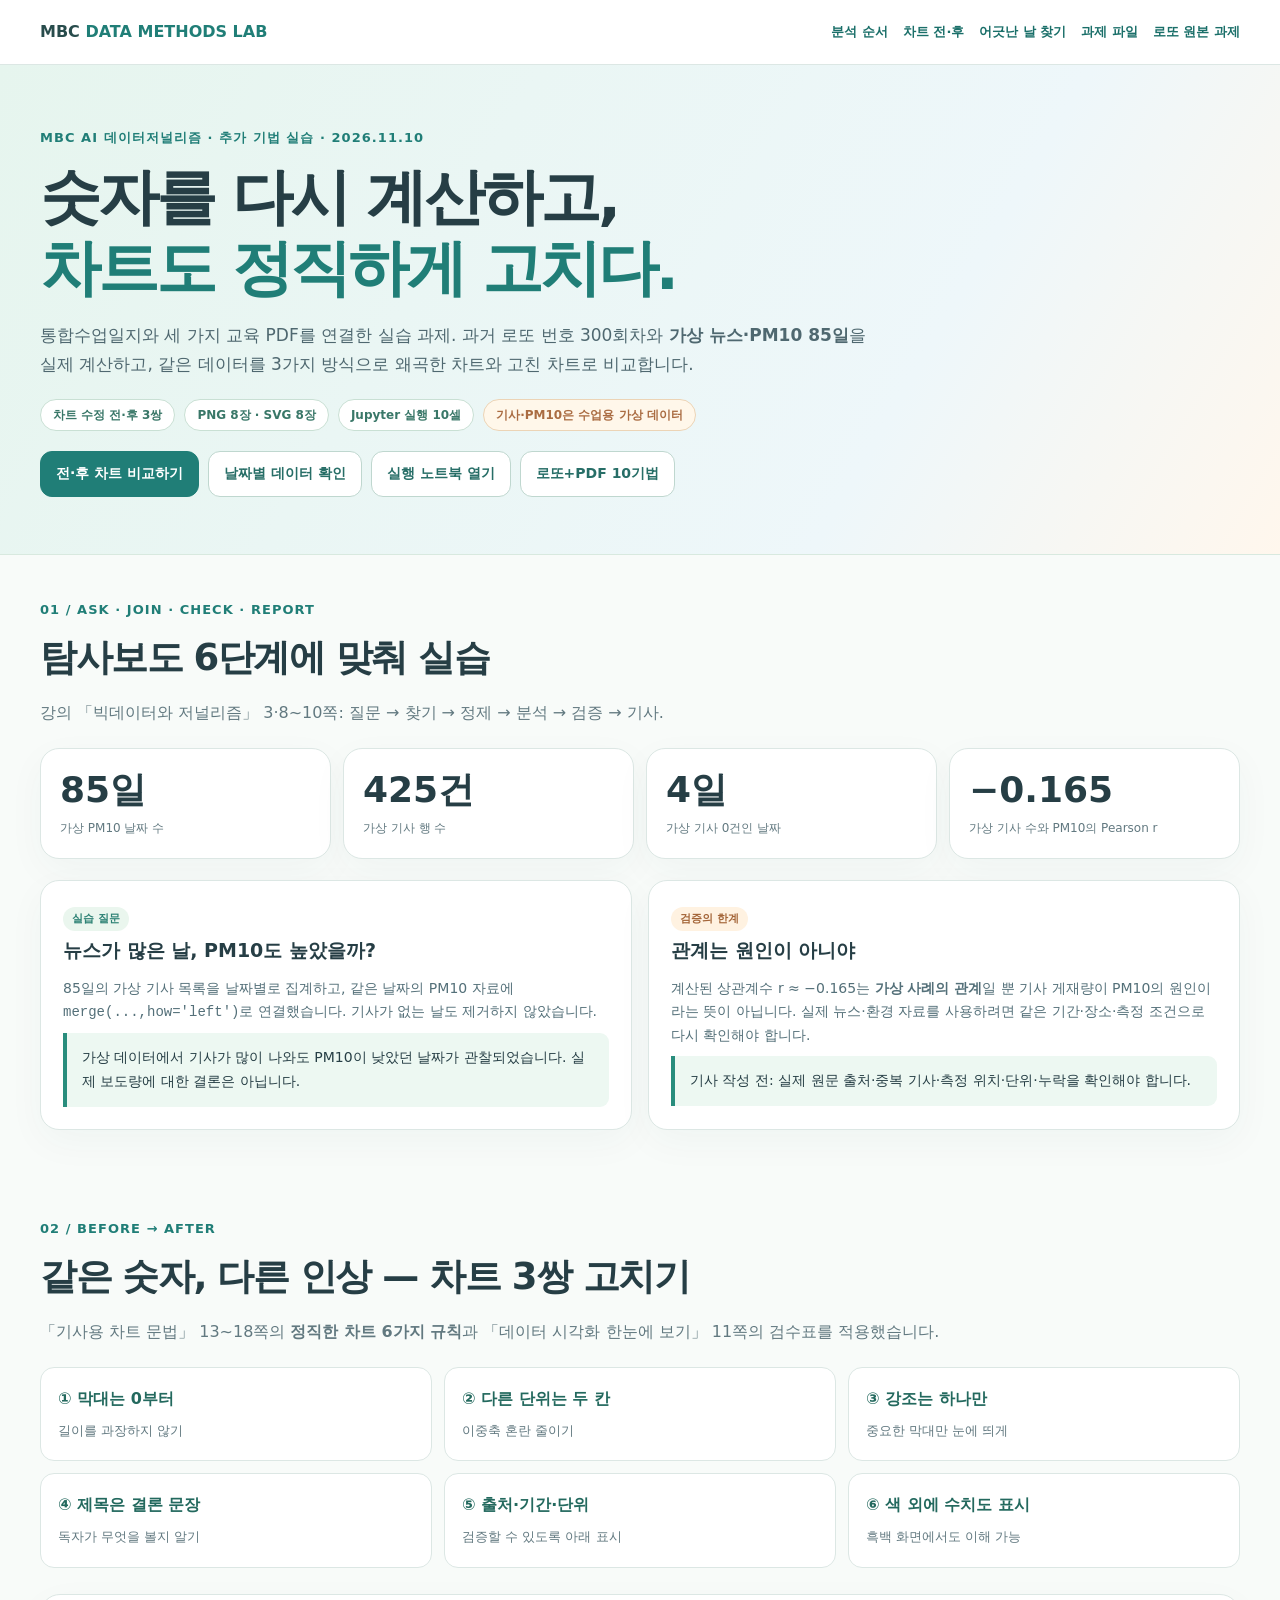
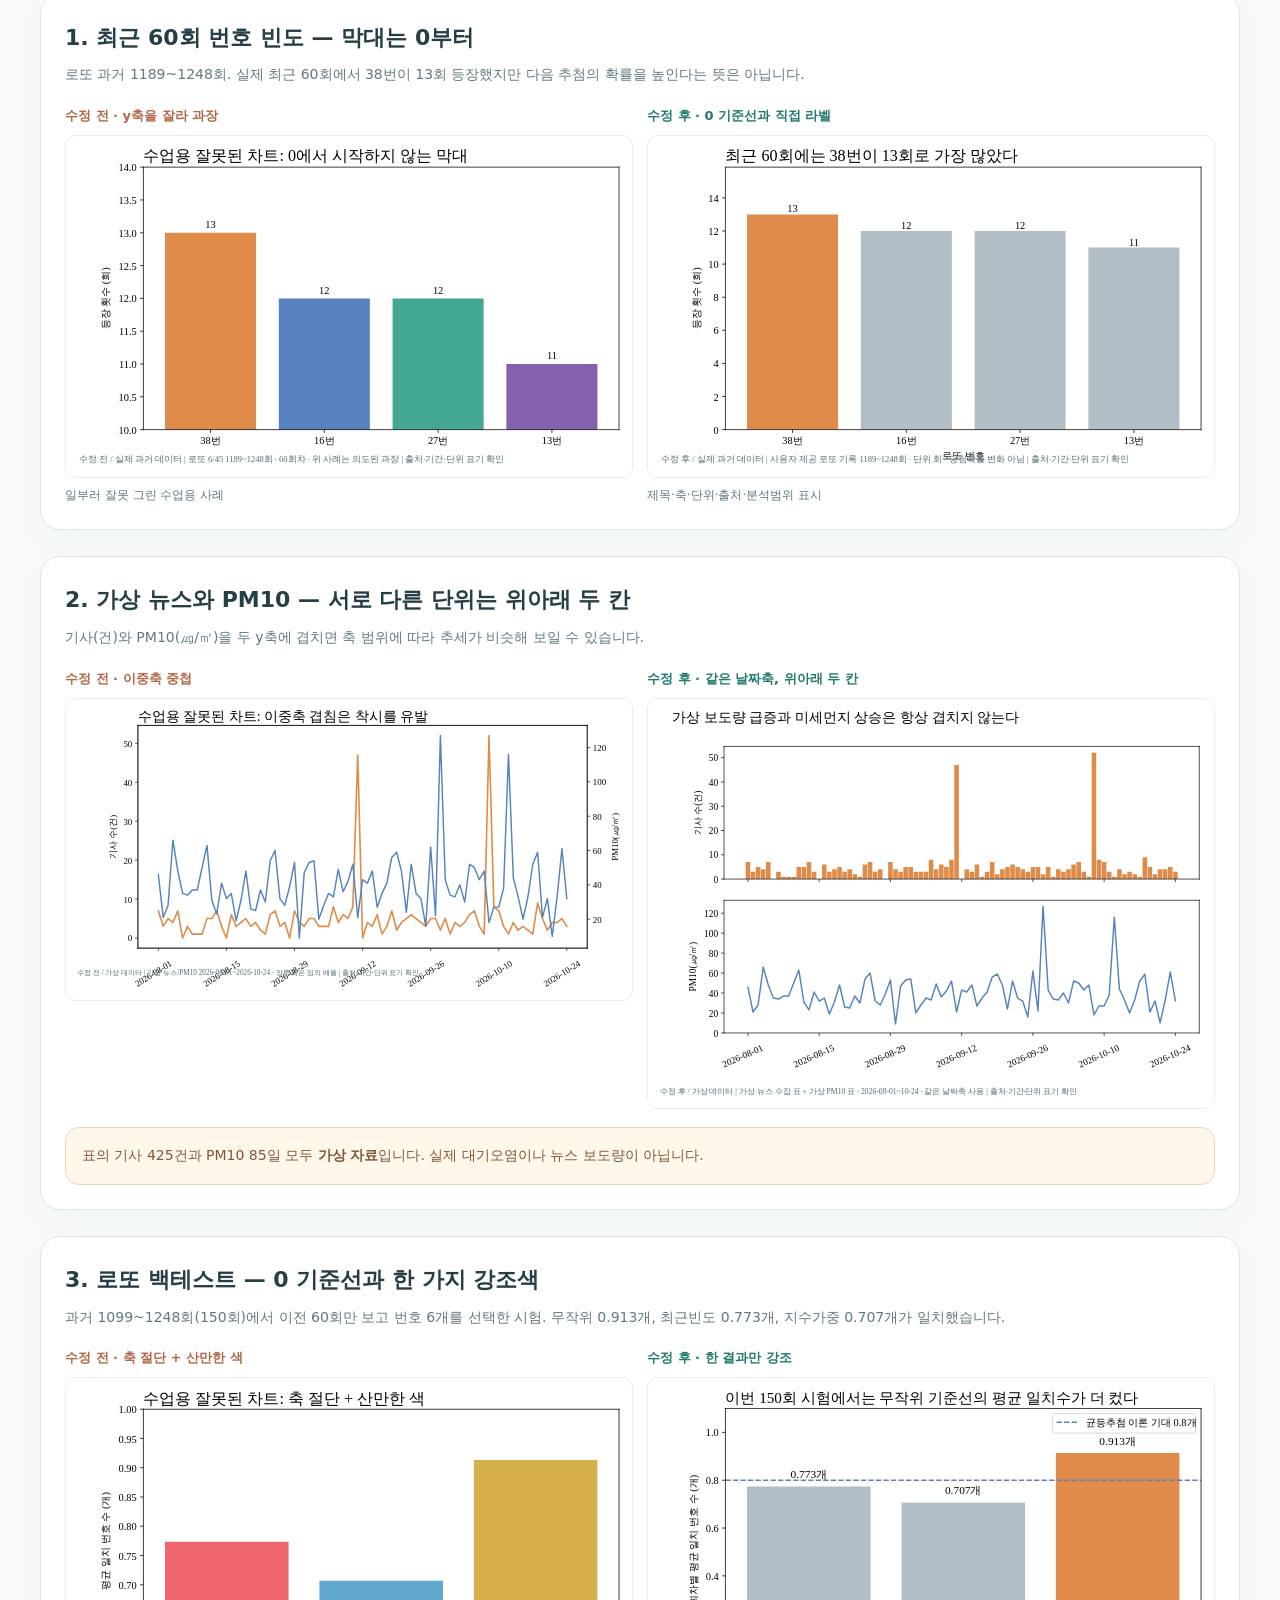
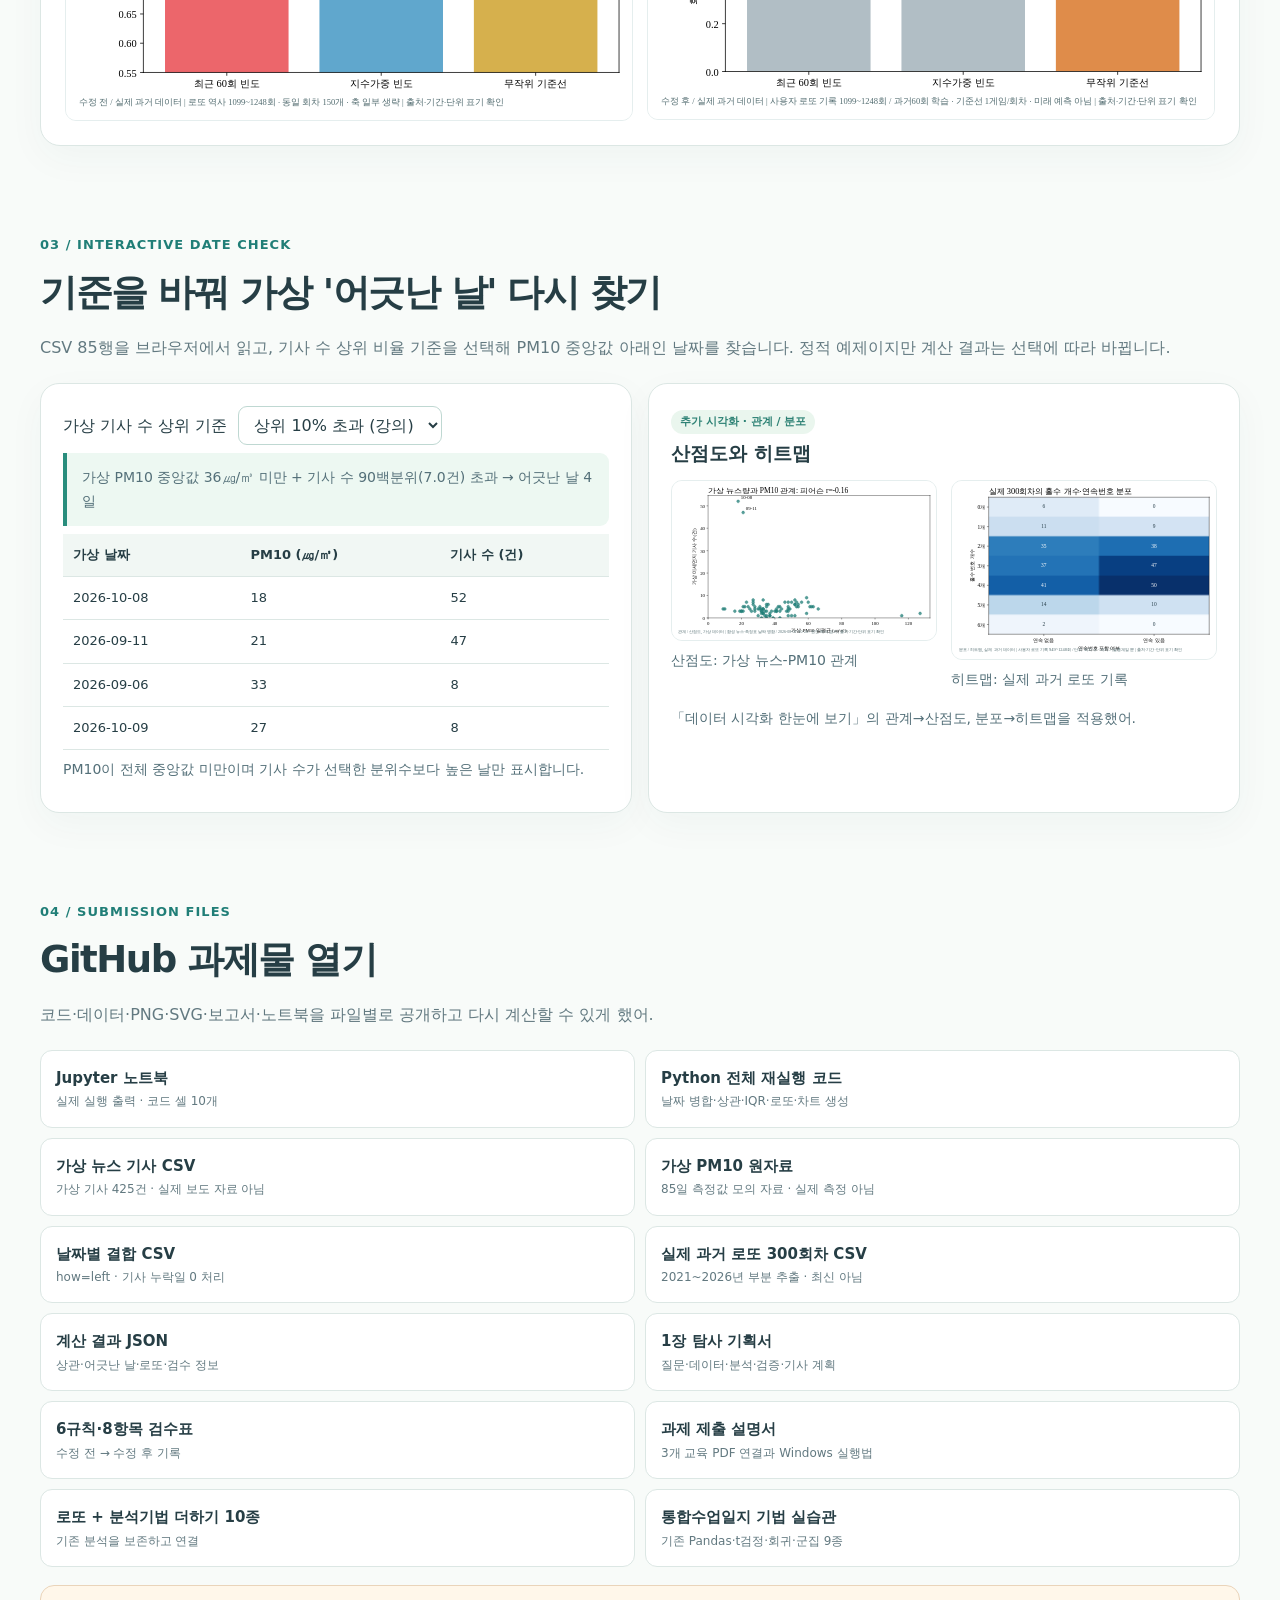
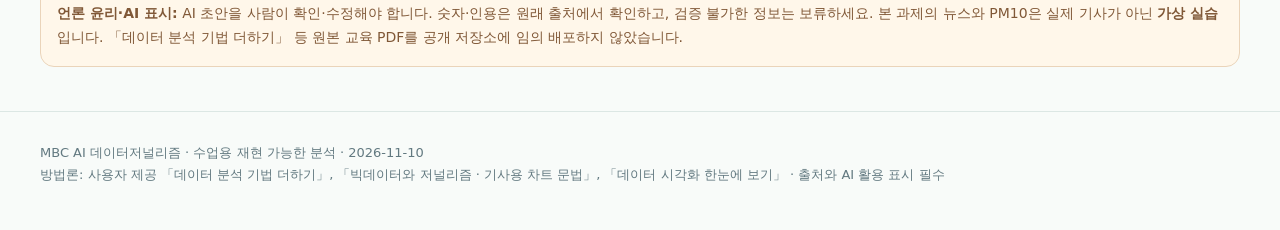
<file: data-methods-lab-20261109/chart-journalism/index.html>
<!doctype html>
<html lang="ko"><head><meta charset="utf-8"><meta name="viewport" content="width=device-width,initial-scale=1"><meta name="description" content="통합수업일지와 데이터 분석 기법 더하기, 기사 차트 문법, 시각화 교재를 바탕으로 실제 계산한 교육용 데이터저널리즘 실습. 로또 역사 300회차와 가상 PM10·뉴스 날짜병합, 차트 고치기 전후 3쌍."><title>통계·확률 + 데이터 저널리즘 | 기법 더하기 실습</title>
<style>
:root{color-scheme:light;--ink:#263e45;--muted:#627980;--line:#dce7e4;--mint:#f0f9f4;--teal:#207e77;--orange:#df8c4a;--bg:#f8fbf9;--nav:#fff;--shadow:0 12px 38px #244d490a;font-family:'Malgun Gothic','Noto Sans CJK KR',system-ui,sans-serif}
*{box-sizing:border-box}html{scroll-behavior:smooth}body{margin:0;background:var(--bg);color:var(--ink);line-height:1.7}a{color:#1a6f69;text-underline-offset:3px}a:hover{color:#144b48}button,select{font:inherit}button:focus-visible,select:focus-visible,a:focus-visible{outline:3px solid #e6a75e;outline-offset:3px}
.wrap{max-width:1200px;margin:auto;width:calc(100% - 36px)}nav{position:sticky;top:0;z-index:5;background:#ffffffed;backdrop-filter:blur(12px);border-bottom:1px solid var(--line)}.navrow{display:flex;align-items:center;justify-content:space-between;gap:12px;min-height:64px}.brand{font-weight:900;text-decoration:none;color:#284c4c;white-space:nowrap}.brand span{color:var(--teal)}.links{display:flex;gap:15px;flex-wrap:wrap}.links a{font-size:13px;font-weight:750;text-decoration:none}.hero{padding:62px 0 57px;background:linear-gradient(120deg,#e6f5ee,#eef7fa 70%,#fff7ed);border-bottom:1px solid #d8e9df}.eyebrow{color:var(--teal);letter-spacing:.08em;font-size:13px;font-weight:900}.hero h1{font-size:clamp(32px,5vw,61px);line-height:1.17;letter-spacing:-.05em;margin:12px 0 17px}.hero h1 em{color:var(--teal);font-style:normal}.hero p{color:#4f6870;font-size:17px;max-width:830px;margin:0}.badgebar,.btnbar{display:flex;gap:9px;flex-wrap:wrap;margin-top:20px}.badge{background:white;color:#397768;border:1px solid #c9e0d4;border-radius:40px;padding:5px 12px;font-size:12px;font-weight:800}.badge.warn{background:#fff7ea;border-color:#ecd4b6;color:#aa6c42}.btn{display:inline-flex;border:1px solid #bfd7cf;background:white;padding:10px 15px;border-radius:12px;text-decoration:none;font-size:14px;font-weight:850;color:#276e67}.btn.primary{background:var(--teal);border-color:var(--teal);color:white}.section{padding:44px 0}.section h2{font-size:clamp(24px,3.5vw,37px);letter-spacing:-.04em;margin:6px 0 9px}.sub{margin:0 0 22px;color:var(--muted)}.stats{display:grid;grid-template-columns:repeat(4,1fr);gap:12px;margin:21px 0}.stat,.card{background:white;border:1px solid var(--line);border-radius:19px;box-shadow:var(--shadow)}.stat{padding:19px}.stat strong{display:block;font-size:clamp(23px,3vw,36px);line-height:1.2}.stat small{display:block;font-size:12px;color:var(--muted);margin-top:7px}.grid{display:grid;grid-template-columns:repeat(2,1fr);gap:16px}.card{padding:22px;min-width:0}.card h3{font-size:19px;margin:3px 0 10px}.card p{font-size:14px;color:#547079;margin:8px 0}.kicker{display:inline-block;color:#2c8174;background:#eaf6ee;border-radius:40px;padding:3px 9px;font-size:11px;font-weight:800}.kicker.orange{color:#a46538;background:#fff2e1}.result{padding:13px 15px;background:#edf8f2;border-left:4px solid #298d7d;border-radius:0 9px 9px 0;font-size:14px}.rulelist{display:grid;grid-template-columns:repeat(3,1fr);gap:12px}.rule{background:white;border:1px solid var(--line);padding:17px;border-radius:14px}.rule strong{display:block;color:#23695e;margin-bottom:4px}.rule span{font-size:13px;color:var(--muted)}.pair{margin-top:26px;padding:24px;background:white;border:1px solid var(--line);border-radius:20px;box-shadow:var(--shadow)}.pair h3{margin:0 0 7px;font-size:22px}.pair .desc{color:var(--muted);font-size:14px;margin:0 0 18px}.imagegrid{display:grid;grid-template-columns:1fr 1fr;gap:14px}.pic{min-width:0}.pic .label{font-size:13px;font-weight:900;margin:0 0 8px}.pic .label.bad{color:#b36747}.pic .label.good{color:#22796d}.pic img{display:block;width:100%;height:auto;min-height:140px;border:1px solid #e5eeee;border-radius:11px;background:white}.image-note{font-size:12px;color:var(--muted);margin-top:7px}.tablebox{overflow-x:auto}.table{border-collapse:collapse;width:100%;min-width:550px}.table th,.table td{padding:10px;border-bottom:1px solid var(--line);font-size:13px;text-align:left}.table th{background:#f1f7f4}.inputs{display:flex;align-items:center;gap:11px;flex-wrap:wrap}.inputs select{background:#fff;border:1px solid #bfd8d2;padding:8px 11px;border-radius:9px;color:var(--ink)}.info{color:#4c6b69;font-size:13px}.notebox{background:#fff7ea;border:1px solid #ead4ba;color:#805837;border-radius:14px;padding:16px;margin-top:18px;font-size:14px}.resources{display:grid;grid-template-columns:repeat(2,1fr);gap:10px}.resource{display:block;background:#fff;border:1px solid var(--line);border-radius:12px;padding:15px;text-decoration:none}.resource b{display:block;font-size:15px;color:var(--ink)}.resource small{display:block;font-size:12px;color:var(--muted)}footer{border-top:1px solid var(--line);color:var(--muted);font-size:13px;padding:30px 0 45px}section[id]{scroll-margin-top:72px}
@media(max-width:870px){.rulelist{grid-template-columns:repeat(2,1fr)}.stats{grid-template-columns:repeat(2,1fr)}}@media(max-width:650px){.navrow{display:block;padding:9px 0}.links{margin-top:7px}.grid,.imagegrid,.resources{grid-template-columns:1fr}.rulelist{grid-template-columns:1fr 1fr}.hero{padding:43px 0}.hero p{font-size:15px}.card,.pair{padding:17px}}@media(prefers-reduced-motion:reduce){html{scroll-behavior:auto}}
</style></head><body>
<nav><div class="wrap navrow"><a class="brand" href="../">MBC <span>DATA METHODS LAB</span></a><div class="links"><a href="#method">분석 순서</a><a href="#pairs">차트 전·후</a><a href="#interactive">어긋난 날 찾기</a><a href="#files">과제 파일</a><a href="../lotto/">로또 원본 과제</a></div></div></nav>
<main>
<section class="hero"><div class="wrap"><div class="eyebrow">MBC AI 데이터저널리즘 · 추가 기법 실습 · 2026.11.10</div><h1>숫자를 다시 계산하고,<br><em>차트도 정직하게 고치다.</em></h1><p>통합수업일지와 세 가지 교육 PDF를 연결한 실습 과제. 과거 로또 번호 300회차와 <strong>가상 뉴스·PM10 85일</strong>을 실제 계산하고, 같은 데이터를 3가지 방식으로 왜곡한 차트와 고친 차트로 비교합니다.</p><div class="badgebar"><span class="badge">차트 수정 전·후 3쌍</span><span class="badge">PNG 8장 · SVG 8장</span><span class="badge">Jupyter 실행 10셀</span><span class="badge warn">기사·PM10은 수업용 가상 데이터</span></div><div class="btnbar"><a class="btn primary" href="#pairs">전·후 차트 비교하기</a><a class="btn" href="#interactive">날짜별 데이터 확인</a><a class="btn" href="통계확률_기사차트_추가기법_실습.ipynb">실행 노트북 열기</a><a class="btn" href="../lotto/">로또+PDF 10기법</a></div></div></section>
<section class="section wrap" id="method"><div class="eyebrow">01 / ASK · JOIN · CHECK · REPORT</div><h2>탐사보도 6단계에 맞춰 실습</h2><p class="sub">강의 「빅데이터와 저널리즘」 3·8~10쪽: 질문 → 찾기 → 정제 → 분석 → 검증 → 기사.</p><div class="stats"><div class="stat"><strong>85일</strong><small>가상 PM10 날짜 수</small></div><div class="stat"><strong>425건</strong><small>가상 기사 행 수</small></div><div class="stat"><strong>4일</strong><small>가상 기사 0건인 날짜</small></div><div class="stat"><strong>−0.165</strong><small>가상 기사 수와 PM10의 Pearson r</small></div></div><div class="grid"><article class="card"><span class="kicker">실습 질문</span><h3>뉴스가 많은 날, PM10도 높았을까?</h3><p>85일의 가상 기사 목록을 날짜별로 집계하고, 같은 날짜의 PM10 자료에 <code>merge(...,how='left')</code>로 연결했습니다. 기사가 없는 날도 제거하지 않았습니다.</p><div class="result">가상 데이터에서 기사가 많이 나와도 PM10이 낮았던 날짜가 관찰되었습니다. 실제 보도량에 대한 결론은 아닙니다.</div></article><article class="card"><span class="kicker orange">검증의 한계</span><h3>관계는 원인이 아니야</h3><p>계산된 상관계수 r ≈ −0.165는 <strong>가상 사례의 관계</strong>일 뿐 기사 게재량이 PM10의 원인이라는 뜻이 아닙니다. 실제 뉴스·환경 자료를 사용하려면 같은 기간·장소·측정 조건으로 다시 확인해야 합니다.</p><div class="result">기사 작성 전: 실제 원문 출처·중복 기사·측정 위치·단위·누락을 확인해야 합니다.</div></article></div></section>
<section class="section wrap" id="pairs"><div class="eyebrow">02 / BEFORE → AFTER</div><h2>같은 숫자, 다른 인상 — 차트 3쌍 고치기</h2><p class="sub">「기사용 차트 문법」 13~18쪽의 <strong>정직한 차트 6가지 규칙</strong>과 「데이터 시각화 한눈에 보기」 11쪽의 검수표를 적용했습니다.</p>
<div class="rulelist"><div class="rule"><strong>① 막대는 0부터</strong><span>길이를 과장하지 않기</span></div><div class="rule"><strong>② 다른 단위는 두 칸</strong><span>이중축 혼란 줄이기</span></div><div class="rule"><strong>③ 강조는 하나만</strong><span>중요한 막대만 눈에 띄게</span></div><div class="rule"><strong>④ 제목은 결론 문장</strong><span>독자가 무엇을 볼지 알기</span></div><div class="rule"><strong>⑤ 출처·기간·단위</strong><span>검증할 수 있도록 아래 표시</span></div><div class="rule"><strong>⑥ 색 외에 수치도 표시</strong><span>흑백 화면에서도 이해 가능</span></div></div>
<article class="pair"><h3>1. 최근 60회 번호 빈도 — 막대는 0부터</h3><p class="desc">로또 과거 1189~1248회. 실제 최근 60회에서 38번이 13회 등장했지만 다음 추첨의 확률을 높인다는 뜻은 아닙니다.</p><div class="imagegrid"><div class="pic"><div class="label bad">수정 전 · y축을 잘라 과장</div><img src="charts/01_before_truncated_axis.svg" alt="잘못된 로또 출현 빈도 그래프: 0이 아닌 값에서 시작하는 세로축" loading="lazy"/><div class="image-note">일부러 잘못 그린 수업용 사례</div></div><div class="pic"><div class="label good">수정 후 · 0 기준선과 직접 라벨</div><img src="charts/01_after_zero_axis.svg" alt="수정된 로또 번호 빈도 그래프: 0부터 시작, 최고 막대만 강조" loading="lazy"/><div class="image-note">제목·축·단위·출처·분석범위 표시</div></div></div></article>
<article class="pair"><h3>2. 가상 뉴스와 PM10 — 서로 다른 단위는 위아래 두 칸</h3><p class="desc">기사(건)와 PM10(㎍/㎥)을 두 y축에 겹치면 축 범위에 따라 추세가 비슷해 보일 수 있습니다.</p><div class="imagegrid"><div class="pic"><div class="label bad">수정 전 · 이중축 중첩</div><img src="charts/02_before_dual_axis.svg" alt="기사 수와 PM10을 이중축으로 겹쳐 놓은 오해 유발 사례" loading="lazy"/></div><div class="pic"><div class="label good">수정 후 · 같은 날짜축, 위아래 두 칸</div><img src="charts/02_after_shared_dates.svg" alt="기사 수와 PM10을 동일 날짜축을 공유하는 두 패널로 분리한 정직한 차트" loading="lazy"/></div></div><div class="notebox">표의 기사 425건과 PM10 85일 모두 <strong>가상 자료</strong>입니다. 실제 대기오염이나 뉴스 보도량이 아닙니다.</div></article>
<article class="pair"><h3>3. 로또 백테스트 — 0 기준선과 한 가지 강조색</h3><p class="desc">과거 1099~1248회(150회)에서 이전 60회만 보고 번호 6개를 선택한 시험. 무작위 0.913개, 최근빈도 0.773개, 지수가중 0.707개가 일치했습니다.</p><div class="imagegrid"><div class="pic"><div class="label bad">수정 전 · 축 절단 + 산만한 색</div><img src="charts/03_before_unfocused.svg" alt="모든 막대에 다른 색을 쓰고 0축을 생략해 비교를 과장한 사례" loading="lazy"/></div><div class="pic"><div class="label good">수정 후 · 한 결과만 강조</div><img src="charts/03_after_one_highlight.svg" alt="0부터 시작하고 무작위 기준선만 강조한 백테스트 평균 일치번호 비교" loading="lazy"/></div></div></article>
</section>
<section class="section wrap" id="interactive"><div class="eyebrow">03 / INTERACTIVE DATE CHECK</div><h2>기준을 바꿔 가상 '어긋난 날' 다시 찾기</h2><p class="sub">CSV 85행을 브라우저에서 읽고, 기사 수 상위 비율 기준을 선택해 PM10 중앙값 아래인 날짜를 찾습니다. 정적 예제이지만 계산 결과는 선택에 따라 바뀝니다.</p><div class="grid"><div class="card"><div class="inputs"><label for="threshold">가상 기사 수 상위 기준</label><select id="threshold"><option value="0.75">상위 25% 초과</option><option value="0.85">상위 15% 초과</option><option value="0.9" selected>상위 10% 초과 (강의)</option><option value="0.95">상위 5% 초과</option></select></div><p id="joinstats" class="result" aria-live="polite">CSV 집계 자료를 불러오는 중…</p><div class="tablebox"><table class="table"><thead><tr><th>가상 날짜</th><th>PM10 (㎍/㎥)</th><th>기사 수 (건)</th></tr></thead><tbody id="mismatchrows"><tr><td colspan="3">데이터 로딩 중</td></tr></tbody></table></div><p class="info">PM10이 전체 중앙값 미만이며 기사 수가 선택한 분위수보다 높은 날만 표시합니다.</p></div><div class="card"><span class="kicker">추가 시각화 · 관계 / 분포</span><h3>산점도와 히트맵</h3><div class="imagegrid"><div class="pic"><img src="charts/04_scatter_relationship.svg" alt="가상 기사 수와 가상 PM10 관계 산점도" loading="lazy"/><p class="image-note">산점도: 가상 뉴스-PM10 관계</p></div><div class="pic"><img src="charts/05_heatmap_lotto.svg" alt="과거 로또 300회차 홀수 개수와 연속번호 포함 여부 히트맵" loading="lazy"/><p class="image-note">히트맵: 실제 과거 로또 기록</p></div></div><p>「데이터 시각화 한눈에 보기」의 관계→산점도, 분포→히트맵을 적용했어.</p></div></div></section>
<section class="section wrap" id="files"><div class="eyebrow">04 / SUBMISSION FILES</div><h2>GitHub 과제물 열기</h2><p class="sub">코드·데이터·PNG·SVG·보고서·노트북을 파일별로 공개하고 다시 계산할 수 있게 했어.</p><div class="resources"><a class="resource" href="통계확률_기사차트_추가기법_실습.ipynb"><b>Jupyter 노트북</b><small>실제 실행 출력 · 코드 셀 10개</small></a><a class="resource" href="run_analysis.py"><b>Python 전체 재실행 코드</b><small>날짜 병합·상관·IQR·로또·차트 생성</small></a><a class="resource" href="data/synthetic_news_articles.csv"><b>가상 뉴스 기사 CSV</b><small>가상 기사 425건 · 실제 보도 자료 아님</small></a><a class="resource" href="data/synthetic_pm10_daily.csv"><b>가상 PM10 원자료</b><small>85일 측정값 모의 자료 · 실제 측정 아님</small></a><a class="resource" href="data/synthetic_news_pm10_joined.csv"><b>날짜별 결합 CSV</b><small>how=left · 기사 누락일 0 처리</small></a><a class="resource" href="data/lotto_949_1248_sample.csv"><b>실제 과거 로또 300회차 CSV</b><small>2021~2026년 부분 추출 · 최신 아님</small></a><a class="resource" href="data/analysis_results.json"><b>계산 결과 JSON</b><small>상관·어긋난 날·로또·검수 정보</small></a><a class="resource" href="탐사기획서.md"><b>1장 탐사 기획서</b><small>질문·데이터·분석·검증·기사 계획</small></a><a class="resource" href="차트검수표.md"><b>6규칙·8항목 검수표</b><small>수정 전 → 수정 후 기록</small></a><a class="resource" href="README.md"><b>과제 제출 설명서</b><small>3개 교육 PDF 연결과 Windows 실행법</small></a><a class="resource" href="../lotto/"><b>로또 + 분석기법 더하기 10종</b><small>기존 분석을 보존하고 연결</small></a><a class="resource" href="../"><b>통합수업일지 기법 실습관</b><small>기존 Pandas·t검정·회귀·군집 9종</small></a></div><div class="notebox"><strong>언론 윤리·AI 표시:</strong> AI 초안을 사람이 확인·수정해야 합니다. 숫자·인용은 원래 출처에서 확인하고, 검증 불가한 정보는 보류하세요. 본 과제의 뉴스와 PM10은 실제 기사가 아닌 <strong>가상 실습</strong>입니다. 「데이터 분석 기법 더하기」 등 원본 교육 PDF를 공개 저장소에 임의 배포하지 않았습니다.</div></section>
</main><footer><div class="wrap">MBC AI 데이터저널리즘 · 수업용 재현 가능한 분석 · 2026-11-10<br>방법론: 사용자 제공 「데이터 분석 기법 더하기」, 「빅데이터와 저널리즘 · 기사용 차트 문법」, 「데이터 시각화 한눈에 보기」 · 출처와 AI 활용 표시 필수</div></footer>
<script>
"use strict";
function parseCsv(t){const l=t.replace(/^\uFEFF/,"").trim().split(/\r?\n/);const heads=l.shift().split(",");return l.map(x=>{const vs=x.split(",");return Object.fromEntries(heads.map((h,i)=>[h,vs[i]]))})}
function quantile(numbers,q){const x=[...numbers].sort((a,b)=>a-b);const p=(x.length-1)*q,i=Math.floor(p),t=p-i;return x[i]*(1-t)+x[Math.min(i+1,x.length-1)]*t}
async function setup(){const out=document.getElementById("joinstats"),body=document.getElementById("mismatchrows"),sel=document.getElementById("threshold");try{const r=await fetch("data/synthetic_news_pm10_joined.csv");if(!r.ok)throw Error("CSV HTTP "+r.status);const data=parseCsv(await r.text()).map(x=>({day:x.day,news:+x.news_count,pm10:+x.pm10_ug_m3}));if(data.length!==85)throw Error("데이터 행 수 불일치");const center=quantile(data.map(x=>x.pm10),.5);const recalc=()=>{const q=quantile(data.map(x=>x.news),+sel.value),rows=data.filter(x=>x.pm10<center&&x.news>q).sort((a,b)=>b.news-a.news);out.textContent=`가상 PM10 중앙값 ${center.toFixed(0)}㎍/㎥ 미만 + 기사 수 ${(+sel.value*100).toFixed(0)}백분위(${q.toFixed(1)}건) 초과 → 어긋난 날 ${rows.length}일`;body.replaceChildren();if(!rows.length){const tr=document.createElement("tr"),td=document.createElement("td");td.colSpan=3;td.textContent="이 조건에 해당하는 날짜가 없습니다.";tr.append(td);body.append(tr)}for(const x of rows){const tr=document.createElement("tr");for(const v of [x.day,x.pm10,x.news]){const td=document.createElement("td");td.textContent=String(v);tr.append(td)}body.append(tr)}};sel.addEventListener("change",recalc);recalc()}catch(e){out.textContent="데이터 로딩 실패: "+e.message+". GitHub Pages 공개 주소에서 열어 주세요.";body.replaceChildren()}}
setup();
</script></body></html>
</file>
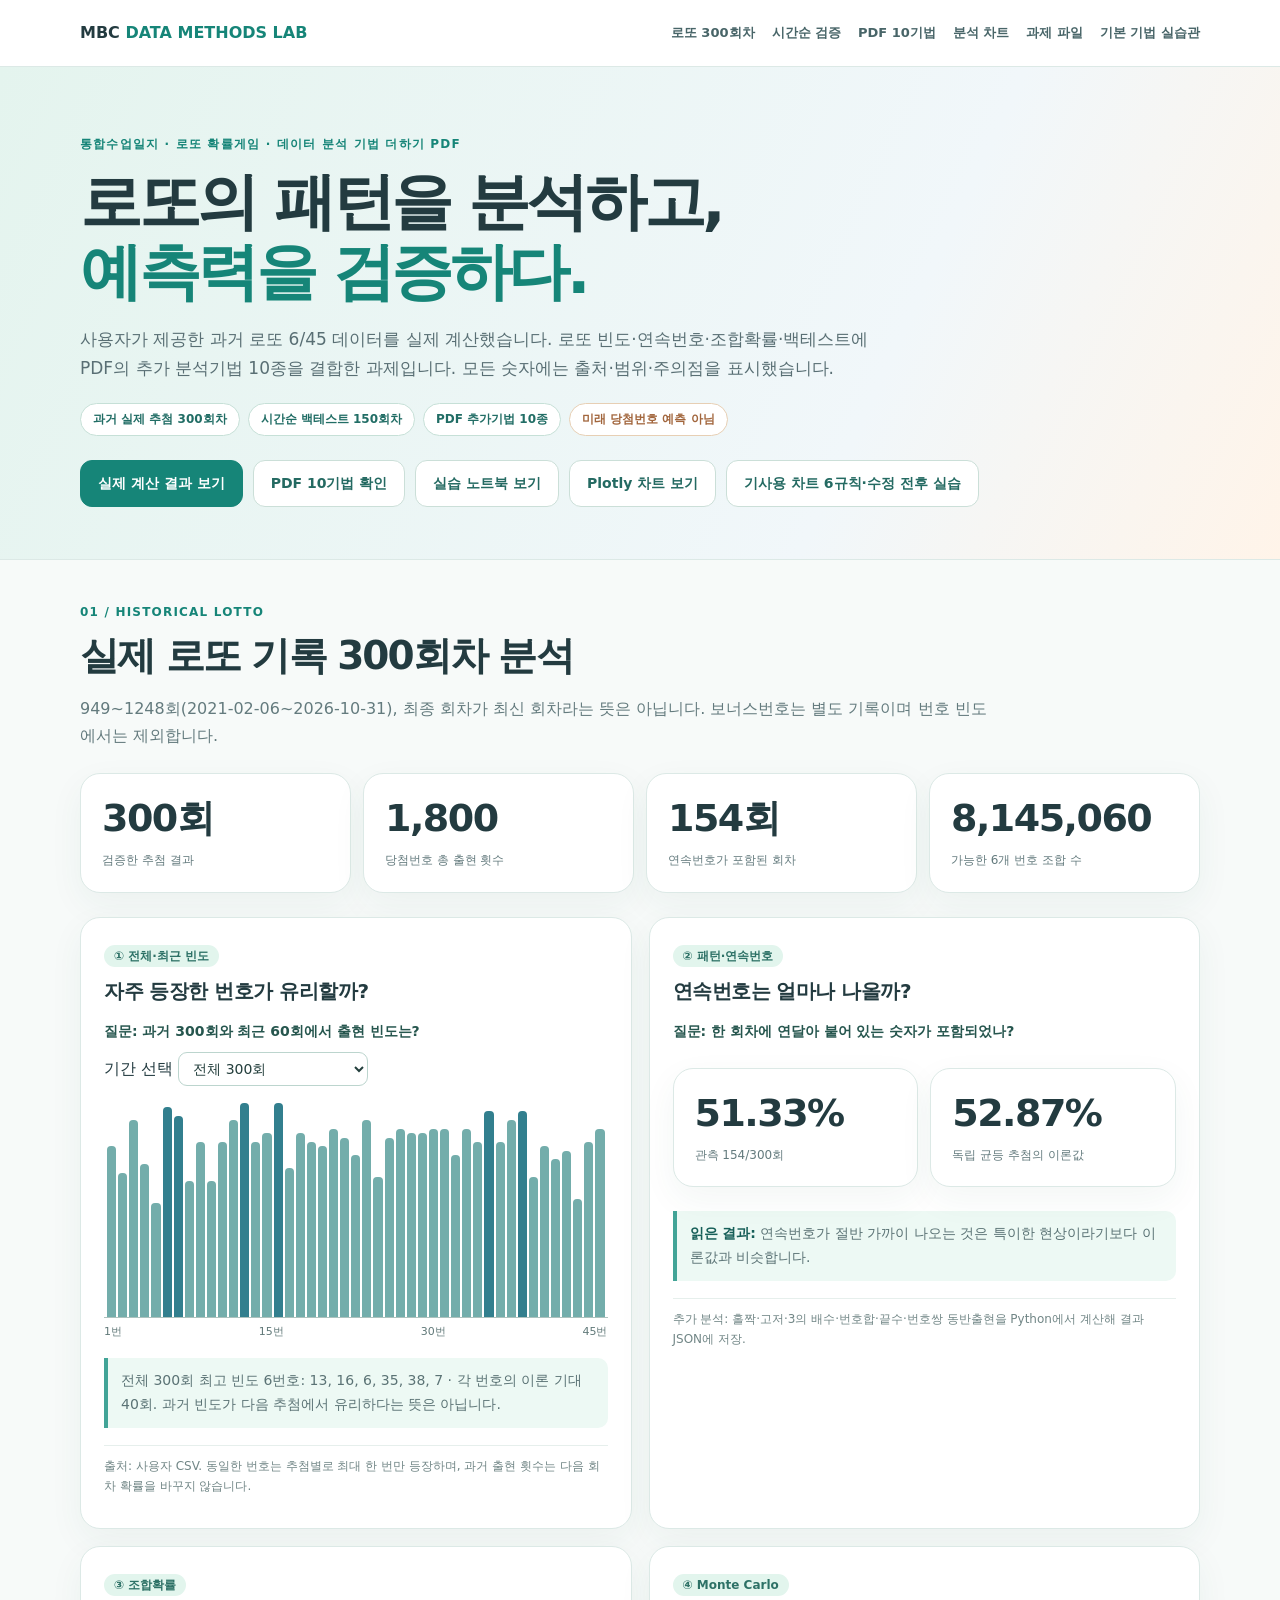
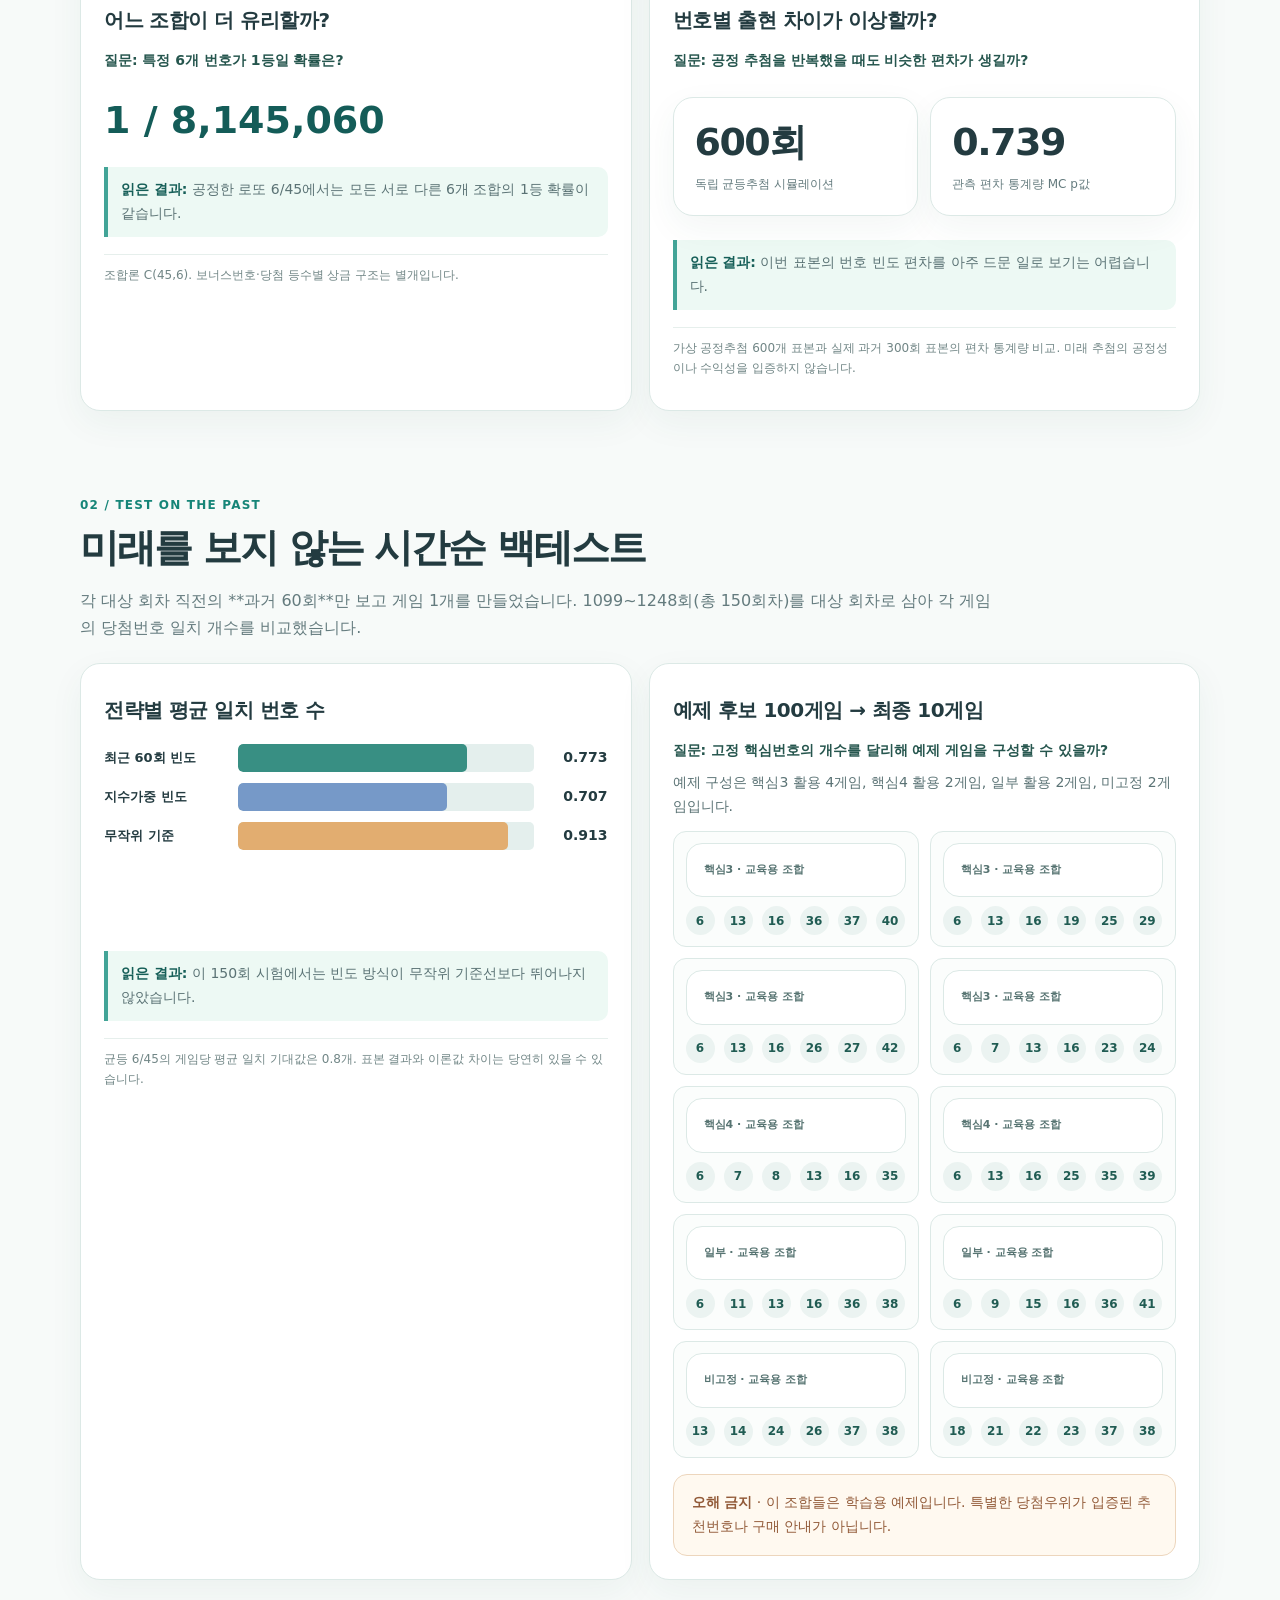
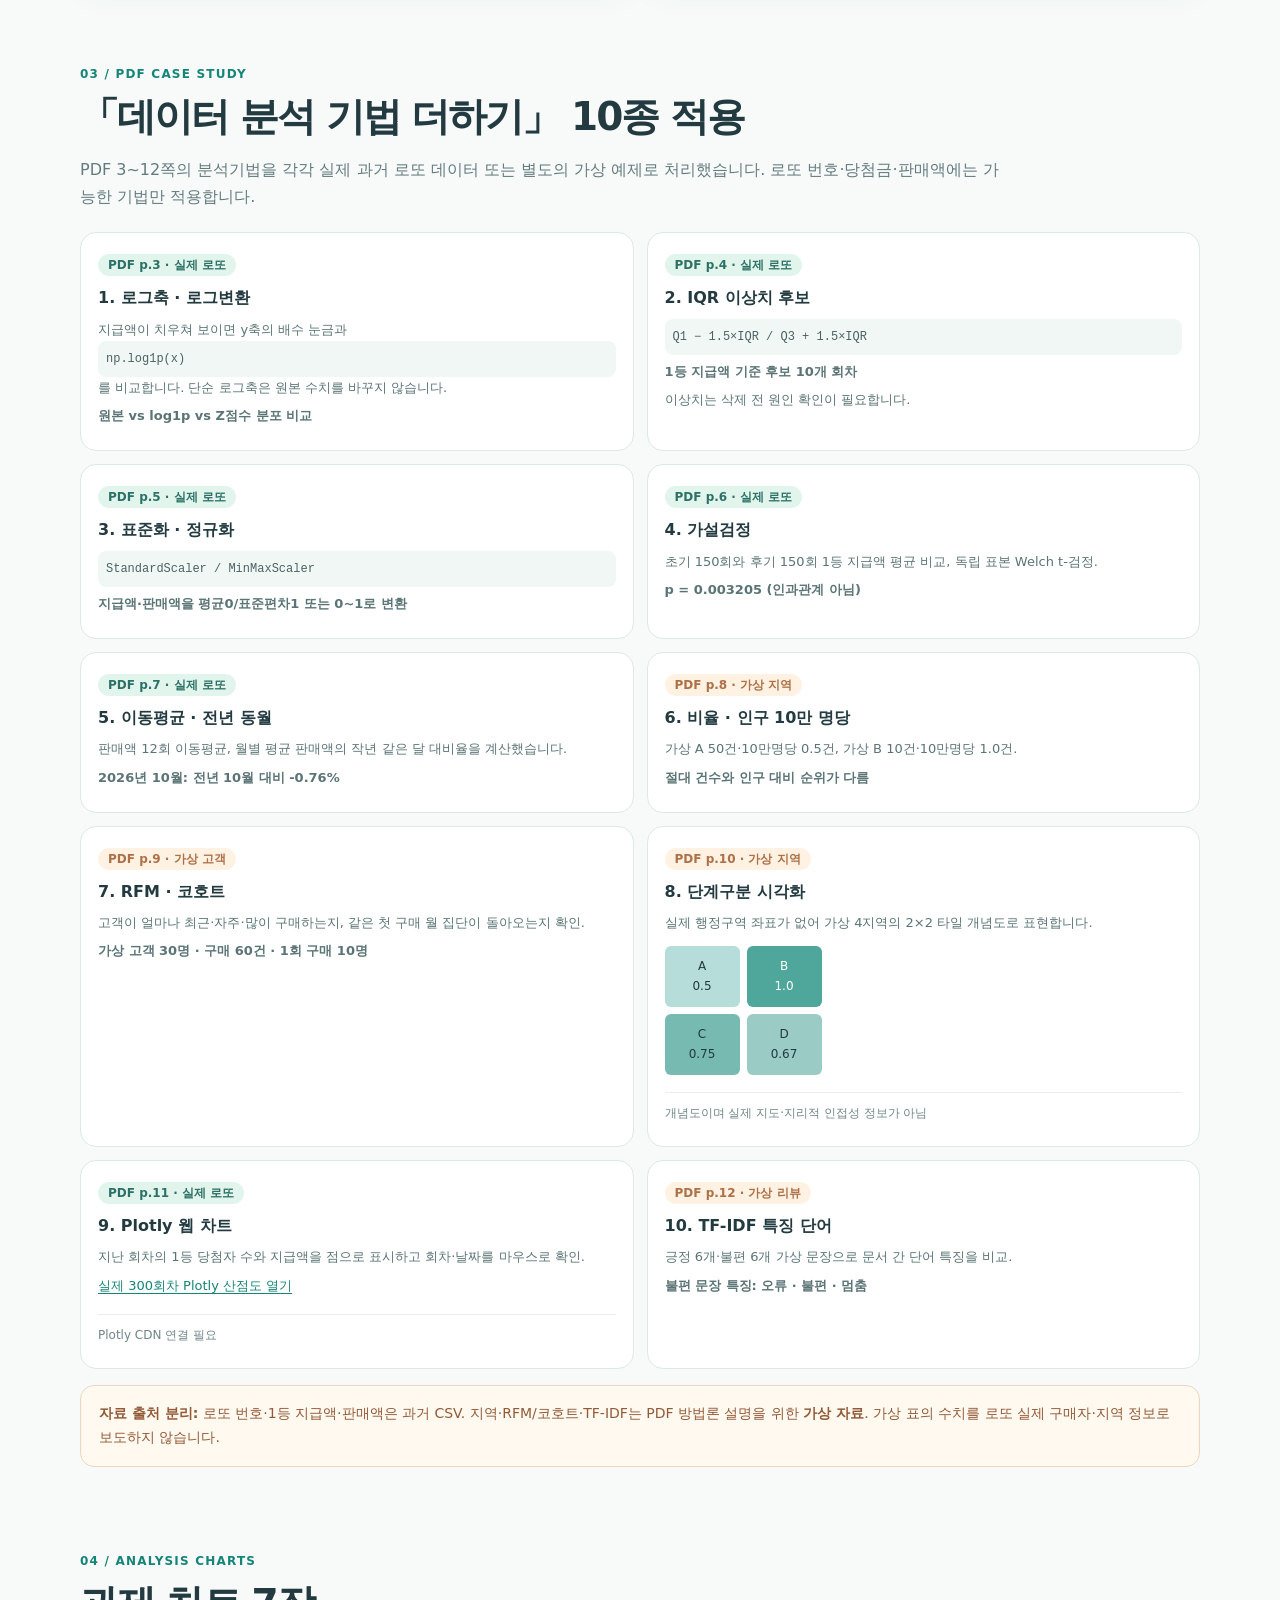
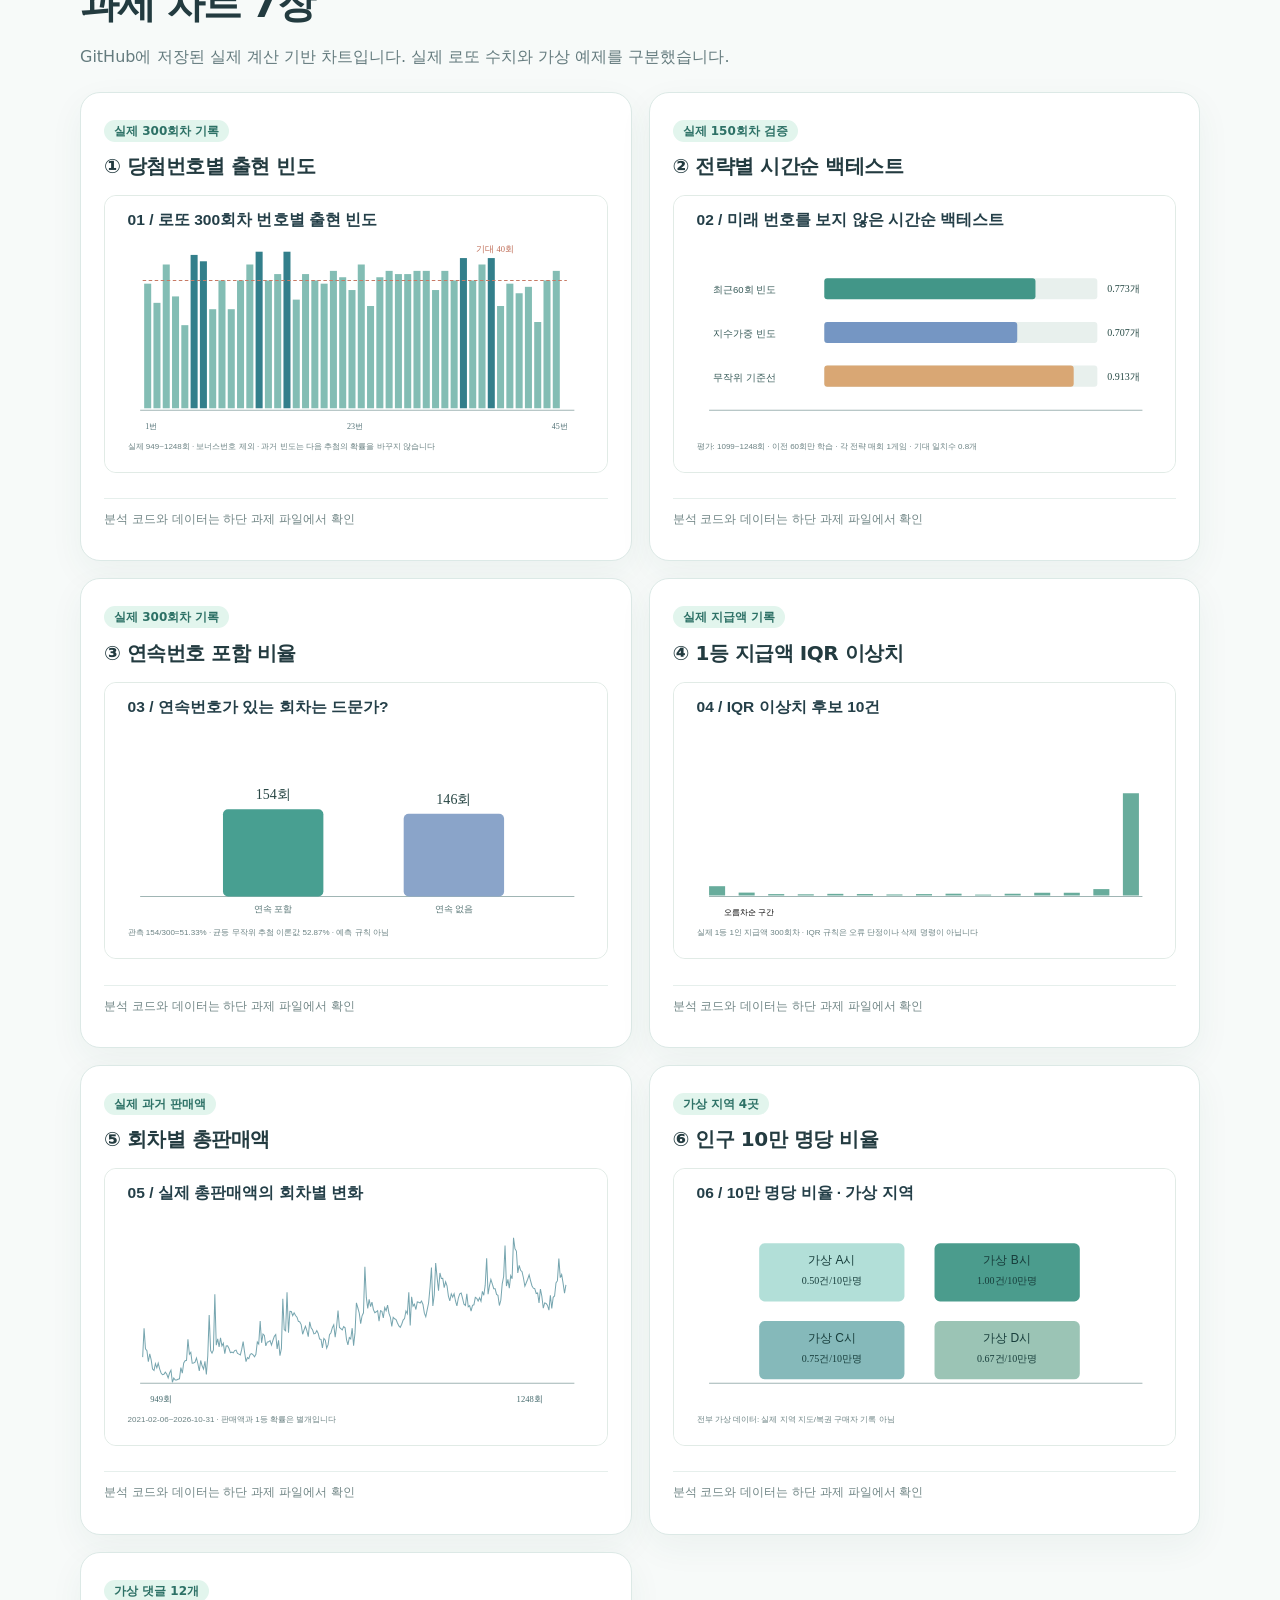
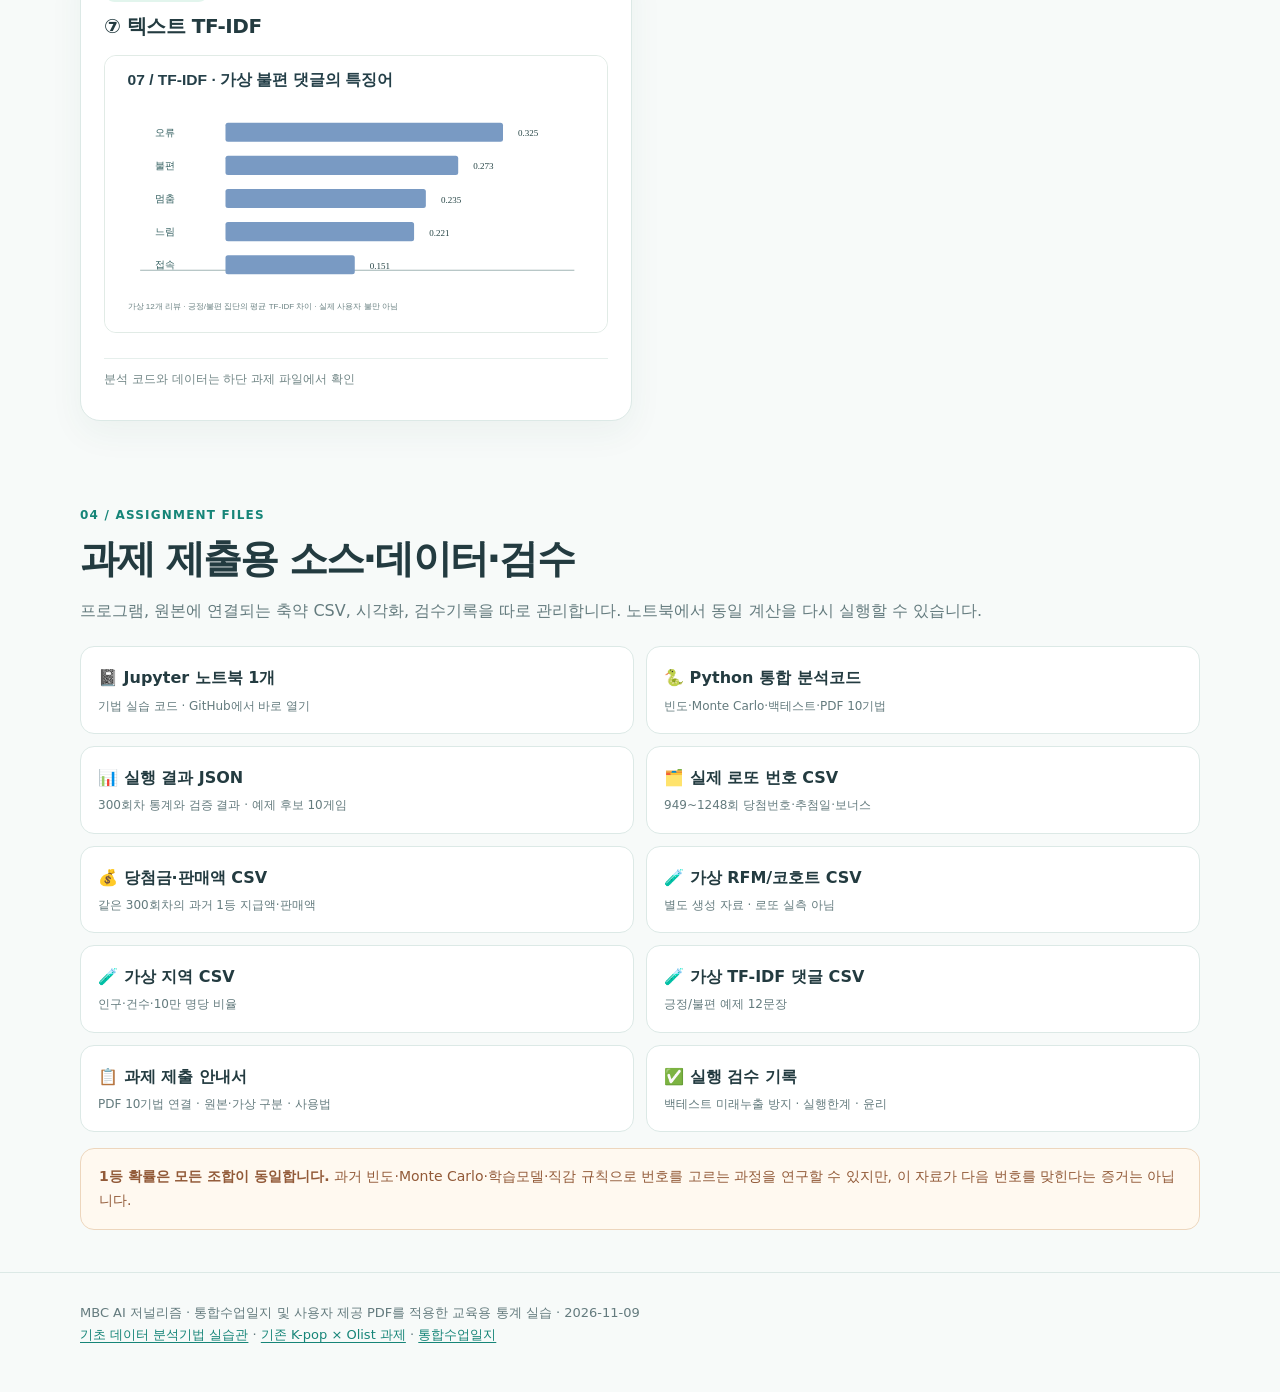
<file: data-methods-lab-20261109/lotto/index.html>
<!doctype html>
<html lang="ko"><head><meta charset="utf-8"><meta name="viewport" content="width=device-width,initial-scale=1"><meta name="description" content="통합수업일지 로또 확률·통계 게임과 데이터 분석 기법 더하기 PDF 10종 실습 과제. 과거 300회차, 백테스트 150회차, 교육용 가상 예제.">
<title>로또 확률 게임 × 데이터 분석기법 10종 | MBC DATA LAB</title>
<style>
:root{font-family:"Malgun Gothic","Noto Sans KR",system-ui,sans-serif;--bg:#f7faf9;--card:#fff;--ink:#233b40;--muted:#647b7e;--line:#dce9e6;--teal:#168578;--mint:#e2f5ed;--blue:#597eb3;--cream:#fff2e3;--orange:#ce814e;--shadow:0 12px 35px #2758500e}
*{box-sizing:border-box}html{scroll-behavior:smooth}body{margin:0;background:var(--bg);color:var(--ink);font-size:16px;line-height:1.7}a{color:var(--teal);text-underline-offset:3px}a:focus-visible,select:focus-visible,button:focus-visible{outline:3px solid #dfae4c;outline-offset:4px}header{background:#ffffffed;backdrop-filter:blur(14px);border-bottom:1px solid var(--line);position:sticky;top:0;z-index:5}.wrap{width:min(1120px,calc(100% - 34px));margin:auto}header .wrap{display:flex;justify-content:space-between;gap:14px;align-items:center;min-height:66px}.logo{font-weight:900;text-decoration:none;color:var(--ink)}.logo em{font-style:normal;color:var(--teal)}.nav{display:flex;gap:17px;flex-wrap:wrap}.nav a{font-size:13px;font-weight:800;text-decoration:none;color:#486568}.hero{padding:67px 0 52px;background:linear-gradient(115deg,#e4f4ee,#f1f7fa 68%,#fff4e9);border-bottom:1px solid var(--line)}.eyebrow{font-size:12px;letter-spacing:.1em;text-transform:uppercase;font-weight:900;color:var(--teal)}.hero h1{font-size:clamp(32px,5vw,62px);line-height:1.13;letter-spacing:-.055em;margin:13px 0 18px}.hero h1 span{color:var(--teal)}.hero p{max-width:810px;color:#596f74;font-size:17px;margin:0}.tags{display:flex;gap:8px;flex-wrap:wrap;margin:20px 0}.tag{font-weight:800;color:#216d65;background:#fff;border:1px solid #c6e0d7;padding:5px 12px;border-radius:50px;font-size:12px}.tag.warn{border-color:#e7cfb4;color:#a2663d}.actions{display:flex;flex-wrap:wrap;gap:10px;margin-top:24px}.btn{padding:11px 17px;border-radius:12px;border:1px solid #cbdfd8;background:#fff;color:#246a62;font-size:14px;font-weight:900;display:inline-block;text-decoration:none}.btn.primary{background:var(--teal);border-color:var(--teal);color:white}.btn:hover{filter:brightness(.96)}.section{padding:42px 0}.section h2{font-size:clamp(26px,3.4vw,39px);line-height:1.3;margin:8px 0 13px;letter-spacing:-.05em}.subtitle{color:var(--muted);margin:0 0 22px;max-width:920px}.stats{display:grid;grid-template-columns:repeat(4,1fr);gap:12px;margin:24px 0}.stat,.card{background:var(--card);border:1px solid var(--line);border-radius:20px;box-shadow:var(--shadow)}.stat{padding:21px}.stat strong{display:block;font-size:clamp(23px,3vw,38px);line-height:1.22;letter-spacing:-.04em}.stat small{font-size:12px;color:var(--muted);display:block;margin-top:9px}.grid{display:grid;grid-template-columns:1fr 1fr;gap:17px}.card{padding:23px;min-width:0}.card.wide{grid-column:span 2}.card h3{margin:6px 0 12px;font-size:20px;letter-spacing:-.025em}.card p{margin:8px 0;color:#5b7375;font-size:14px}.question{font-weight:900;color:#26564e!important}.answer{margin:14px 0;background:#edf9f4;border-left:4px solid #42a497;border-radius:0 10px 10px 0;padding:11px 13px;font-size:14px}.answer strong{color:#165f58}.source{font-size:12px!important;color:#718686!important;border-top:1px solid #e6efec;padding-top:10px;margin-top:17px!important}.chip{border-radius:50px;background:var(--mint);padding:4px 10px;color:#2d7166;font-size:12px;font-weight:900}.chip.gray{background:#edf1f3;color:#58707c}.chip.orange{background:var(--cream);color:#ad7047}.warning{background:#fff9f0;border:1px solid #edd6bd;padding:16px 18px;border-radius:14px;color:#925a38;font-size:14px;margin-top:16px}.chart{width:100%;margin:17px 0;min-height:190px}.freqchart{display:grid;grid-template-columns:repeat(45,1fr);gap:2px;align-items:end;height:215px;border-bottom:1px solid #adc2be;padding:0 3px 0}.colbar{border-radius:4px 4px 0 0;background:#73adab;min-width:2px;position:relative;cursor:help}.colbar.hot{background:#327f8e}.colbar:hover{background:#ca8c5e}.scale{display:flex;justify-content:space-between;color:#617979;font-size:11px;margin:5px 0 0}.hbar{display:grid;grid-template-columns:125px minmax(0,1fr) 65px;align-items:center;gap:9px;margin:11px 0}.hbar label{font-size:13px;line-height:1.35;font-weight:800}.track{background:#e4efed;height:28px;border-radius:5px;overflow:hidden}.fill{background:#388f83;height:100%;border-radius:5px}.fill.blue{background:#7699c8}.fill.gold{background:#e2ad70}.hbar strong{text-align:right;font-size:14px}.select{border:1px solid #bcd5ce;background:white;color:#243f3d;border-radius:9px;padding:7px 10px;font:inherit;font-size:14px;min-width:190px}.tickets{display:grid;grid-template-columns:repeat(2,1fr);gap:11px;margin-top:12px}.ticket{border:1px solid var(--line);padding:11px 12px;border-radius:13px;background:#fbfdfc;display:flex;align-items:center;gap:9px;flex-wrap:wrap}.ticket .ball{width:29px;height:29px;display:inline-grid;place-items:center;border-radius:50%;background:#ebf3f1;color:#205c53;font-size:12px;font-weight:900}.ticket .method{font-size:11px;color:#577472;font-weight:800;flex-basis:100%}.sgrid{display:grid;grid-template-columns:repeat(2,1fr);gap:13px}.method{background:white;border:1px solid var(--line);border-radius:16px;padding:17px}.method h3{font-size:16px;margin:7px 0}.method p{font-size:13px;color:#5b7475;margin:6px 0}.method code{display:block;background:#f1f7f4;padding:8px;border-radius:8px;word-break:break-word;font-size:12px;color:#4b6263}.result{font-weight:850;color:#1c6e64}.synthetic{color:#a1673b;font-weight:850;font-size:11px}.tablewrap{overflow-x:auto}.table{border-collapse:collapse;min-width:615px;width:100%;font-size:13px}.table th,.table td{text-align:left;padding:10px;border-bottom:1px solid var(--line)}.table th{background:#eef7f3;color:#2c5a53}.resources{display:grid;grid-template-columns:repeat(2,1fr);gap:12px}.resource{display:block;text-decoration:none;background:white;border:1px solid var(--line);border-radius:14px;padding:17px}.resource strong{display:block;color:var(--ink)}.resource small{color:var(--muted);display:block;font-size:12px;margin-top:4px}.footer{border-top:1px solid var(--line);color:var(--muted);font-size:13px;padding:29px 0 46px}section[id]{scroll-margin-top:90px}
@media(max-width:780px){.stats{grid-template-columns:repeat(2,1fr)}.grid,.sgrid,.resources{grid-template-columns:1fr}.card.wide{grid-column:span 1}.tickets{grid-template-columns:1fr}header .wrap{align-items:flex-start;flex-direction:column;padding:10px 0}.nav{gap:13px}.hero{padding:45px 0 38px}}
@media(max-width:480px){.stat{padding:15px}.hbar{grid-template-columns:92px minmax(0,1fr) 45px;gap:6px}.hbar label{font-size:11px}.hbar strong{font-size:12px}.card{padding:18px}.hero p{font-size:15px}.ticket .ball{width:27px;height:27px}}
@media(prefers-reduced-motion:reduce){html{scroll-behavior:auto}}
</style></head>
<body><header><div class="wrap"><a href="../" class="logo">MBC <em>DATA METHODS LAB</em></a><nav class="nav"><a href="#lotto">로또 300회차</a><a href="#backtest">시간순 검증</a><a href="#methods">PDF 10기법</a><a href="#gallery">분석 차트</a><a href="#files">과제 파일</a><a href="../">기본 기법 실습관</a></nav></div></header>
<main>
<section class="hero"><div class="wrap"><div class="eyebrow">통합수업일지 · 로또 확률게임 · 데이터 분석 기법 더하기 PDF</div><h1>로또의 패턴을 분석하고,<br><span>예측력을 검증하다.</span></h1><p>사용자가 제공한 과거 로또 6/45 데이터를 실제 계산했습니다. 로또 빈도·연속번호·조합확률·백테스트에 PDF의 추가 분석기법 10종을 결합한 과제입니다. 모든 숫자에는 출처·범위·주의점을 표시했습니다.</p><div class="tags"><span class="tag">과거 실제 추첨 300회차</span><span class="tag">시간순 백테스트 150회차</span><span class="tag">PDF 추가기법 10종</span><span class="tag warn">미래 당첨번호 예측 아님</span></div><div class="actions"><a class="btn primary" href="#lotto">실제 계산 결과 보기</a><a class="btn" href="#methods">PDF 10기법 확인</a><a class="btn" href="로또_확률게임_PDF10기법_실습.ipynb">실습 노트북 보기</a><a class="btn" href="plotly_interactive.html">Plotly 차트 보기</a><a class="btn" href="../chart-journalism/">기사용 차트 6규칙·수정 전후 실습</a></div></div></section>
<section class="section wrap" id="lotto"><div class="eyebrow">01 / HISTORICAL LOTTO</div><h2>실제 로또 기록 300회차 분석</h2><p class="subtitle">949~1248회(2021-02-06~2026-10-31), 최종 회차가 최신 회차라는 뜻은 아닙니다. 보너스번호는 별도 기록이며 번호 빈도에서는 제외합니다.</p><div class="stats"><div class="stat"><strong>300회</strong><small>검증한 추첨 결과</small></div><div class="stat"><strong>1,800</strong><small>당첨번호 총 출현 횟수</small></div><div class="stat"><strong>154회</strong><small>연속번호가 포함된 회차</small></div><div class="stat"><strong>8,145,060</strong><small>가능한 6개 번호 조합 수</small></div></div>
<div class="grid">
<article class="card"><span class="chip">① 전체·최근 빈도</span><h3>자주 등장한 번호가 유리할까?</h3><p class="question">질문: 과거 300회와 최근 60회에서 출현 빈도는?</p><label for="freq-mode">기간 선택</label> <select class="select" id="freq-mode"><option value="all">전체 300회</option><option value="last60">최근 60회</option></select><div id="freq-chart" class="chart" role="img" aria-label="과거 로또 번호별 빈도 막대 차트"></div><p id="freq-text" class="answer"><strong>읽은 결과:</strong> 전체 300회 기대 빈도는 각 번호 40회입니다.</p><p class="source">출처: 사용자 CSV. 동일한 번호는 추첨별로 최대 한 번만 등장하며, 과거 출현 횟수는 다음 회차 확률을 바꾸지 않습니다.</p></article>
<article class="card"><span class="chip">② 패턴·연속번호</span><h3>연속번호는 얼마나 나올까?</h3><p class="question">질문: 한 회차에 연달아 붙어 있는 숫자가 포함되었나?</p><div class="stats" style="grid-template-columns:1fr 1fr"><div class="stat"><strong>51.33%</strong><small>관측 154/300회</small></div><div class="stat"><strong>52.87%</strong><small>독립 균등 추첨의 이론값</small></div></div><p class="answer"><strong>읽은 결과:</strong> 연속번호가 절반 가까이 나오는 것은 특이한 현상이라기보다 이론값과 비슷합니다.</p><p class="source">추가 분석: 홀짝·고저·3의 배수·번호합·끝수·번호쌍 동반출현을 Python에서 계산해 결과 JSON에 저장.</p></article>
<article class="card"><span class="chip">③ 조합확률</span><h3>어느 조합이 더 유리할까?</h3><p class="question">질문: 특정 6개 번호가 1등일 확률은?</p><div style="font-weight:900;font-size:clamp(24px,3vw,38px);margin:15px 0;color:#145c58">1 / 8,145,060</div><p class="answer"><strong>읽은 결과:</strong> 공정한 로또 6/45에서는 모든 서로 다른 6개 조합의 1등 확률이 같습니다.</p><p class="source">조합론 C(45,6). 보너스번호·당첨 등수별 상금 구조는 별개입니다.</p></article>
<article class="card"><span class="chip">④ Monte Carlo</span><h3>번호별 출현 차이가 이상할까?</h3><p class="question">질문: 공정 추첨을 반복했을 때도 비슷한 편차가 생길까?</p><div class="stats" style="grid-template-columns:1fr 1fr"><div class="stat"><strong>600회</strong><small>독립 균등추첨 시뮬레이션</small></div><div class="stat"><strong>0.739</strong><small>관측 편차 통계량 MC p값</small></div></div><p class="answer"><strong>읽은 결과:</strong> 이번 표본의 번호 빈도 편차를 아주 드문 일로 보기는 어렵습니다.</p><p class="source">가상 공정추첨 600개 표본과 실제 과거 300회 표본의 편차 통계량 비교. 미래 추첨의 공정성이나 수익성을 입증하지 않습니다.</p></article>
</div></section>
<section class="section wrap" id="backtest"><div class="eyebrow">02 / TEST ON THE PAST</div><h2>미래를 보지 않는 시간순 백테스트</h2><p class="subtitle">각 대상 회차 직전의 **과거 60회**만 보고 게임 1개를 만들었습니다. 1099~1248회(총 150회차)를 대상 회차로 삼아 각 게임의 당첨번호 일치 개수를 비교했습니다.</p><div class="grid">
<article class="card"><h3>전략별 평균 일치 번호 수</h3><div id="backtest-bars" class="chart" role="img" aria-label="최근빈도, 지수가중, 무작위 기준선 백테스트 비교"><div class="hbar"><label>최근 60회 빈도</label><div class="track"><div class="fill" style="width:77.33%"></div></div><strong>0.773</strong></div><div class="hbar"><label>지수가중 빈도</label><div class="track"><div class="fill blue" style="width:70.67%"></div></div><strong>0.707</strong></div><div class="hbar"><label>무작위 기준</label><div class="track"><div class="fill gold" style="width:91.33%"></div></div><strong>0.913</strong></div></div><p class="answer"><strong>읽은 결과:</strong> 이 150회 시험에서는 빈도 방식이 무작위 기준선보다 뛰어나지 않았습니다.</p><p class="source">균등 6/45의 게임당 평균 일치 기대값은 0.8개. 표본 결과와 이론값 차이는 당연히 있을 수 있습니다.</p></article>
<article class="card"><h3>예제 후보 100게임 → 최종 10게임</h3><p class="question">질문: 고정 핵심번호의 개수를 달리해 예제 게임을 구성할 수 있을까?</p><p>예제 구성은 핵심3 활용 4게임, 핵심4 활용 2게임, 일부 활용 2게임, 미고정 2게임입니다.</p><div id="tickets" class="tickets" aria-label="번호 생성 구조 예제 10게임"><p>결과 JSON에서 과제용 조합을 불러옵니다.</p></div><div class="warning"><strong>오해 금지</strong> · 이 조합들은 학습용 예제입니다. 특별한 당첨우위가 입증된 추천번호나 구매 안내가 아닙니다.</div></article>
</div></section>
<section class="section wrap" id="methods"><div class="eyebrow">03 / PDF CASE STUDY</div><h2>「데이터 분석 기법 더하기」 10종 적용</h2><p class="subtitle">PDF 3~12쪽의 분석기법을 각각 실제 과거 로또 데이터 또는 별도의 가상 예제로 처리했습니다. 로또 번호·당첨금·판매액에는 가능한 기법만 적용합니다.</p>
<div class="sgrid">
<div class="method"><span class="chip">PDF p.3 · 실제 로또</span><h3>1. 로그축 · 로그변환</h3><p>지급액이 치우쳐 보이면 y축의 배수 눈금과 <code>np.log1p(x)</code>를 비교합니다. 단순 로그축은 원본 수치를 바꾸지 않습니다.</p><p class="result">원본 vs log1p vs Z점수 분포 비교</p></div>
<div class="method"><span class="chip">PDF p.4 · 실제 로또</span><h3>2. IQR 이상치 후보</h3><p><code>Q1 − 1.5×IQR / Q3 + 1.5×IQR</code></p><p class="result">1등 지급액 기준 후보 10개 회차</p><p>이상치는 삭제 전 원인 확인이 필요합니다.</p></div>
<div class="method"><span class="chip">PDF p.5 · 실제 로또</span><h3>3. 표준화 · 정규화</h3><p><code>StandardScaler / MinMaxScaler</code></p><p class="result">지급액·판매액을 평균0/표준편차1 또는 0~1로 변환</p></div>
<div class="method"><span class="chip">PDF p.6 · 실제 로또</span><h3>4. 가설검정</h3><p>초기 150회와 후기 150회 1등 지급액 평균 비교, 독립 표본 Welch t-검정.</p><p class="result">p = 0.003205 (인과관계 아님)</p></div>
<div class="method"><span class="chip">PDF p.7 · 실제 로또</span><h3>5. 이동평균 · 전년 동월</h3><p>판매액 12회 이동평균, 월별 평균 판매액의 작년 같은 달 대비율을 계산했습니다.</p><p class="result">2026년 10월: 전년 10월 대비 -0.76%</p></div>
<div class="method"><span class="chip orange">PDF p.8 · 가상 지역</span><h3>6. 비율 · 인구 10만 명당</h3><p>가상 A 50건·10만명당 0.5건, 가상 B 10건·10만명당 1.0건.</p><p class="result">절대 건수와 인구 대비 순위가 다름</p></div>
<div class="method"><span class="chip orange">PDF p.9 · 가상 고객</span><h3>7. RFM · 코호트</h3><p>고객이 얼마나 최근·자주·많이 구매하는지, 같은 첫 구매 월 집단이 돌아오는지 확인.</p><p class="result">가상 고객 30명 · 구매 60건 · 1회 구매 10명</p></div>
<div class="method"><span class="chip orange">PDF p.10 · 가상 지역</span><h3>8. 단계구분 시각화</h3><p>실제 행정구역 좌표가 없어 가상 4지역의 2×2 타일 개념도로 표현합니다.</p><div style="display:grid;grid-template-columns:repeat(2,75px);gap:7px;margin:12px 0" aria-label="가상 4개 지역의 인구당 건수 개념도"><div style="background:#b6ddd9;padding:10px;border-radius:6px;text-align:center;font-size:12px">A<br>0.5</div><div style="background:#4fa79c;padding:10px;border-radius:6px;text-align:center;font-size:12px;color:white">B<br>1.0</div><div style="background:#77bab1;padding:10px;border-radius:6px;text-align:center;font-size:12px">C<br>0.75</div><div style="background:#9acbc4;padding:10px;border-radius:6px;text-align:center;font-size:12px">D<br>0.67</div></div><p class="source">개념도이며 실제 지도·지리적 인접성 정보가 아님</p></div>
<div class="method"><span class="chip">PDF p.11 · 실제 로또</span><h3>9. Plotly 웹 차트</h3><p>지난 회차의 1등 당첨자 수와 지급액을 점으로 표시하고 회차·날짜를 마우스로 확인.</p><p><a href="plotly_interactive.html">실제 300회차 Plotly 산점도 열기</a></p><p class="source">Plotly CDN 연결 필요</p></div>
<div class="method"><span class="chip orange">PDF p.12 · 가상 리뷰</span><h3>10. TF-IDF 특징 단어</h3><p>긍정 6개·불편 6개 가상 문장으로 문서 간 단어 특징을 비교.</p><p class="result">불편 문장 특징: 오류 · 불편 · 멈춤</p></div>
</div>
<div class="warning"><strong>자료 출처 분리:</strong> 로또 번호·1등 지급액·판매액은 과거 CSV. 지역·RFM/코호트·TF-IDF는 PDF 방법론 설명을 위한 <strong>가상 자료</strong>. 가상 표의 수치를 로또 실제 구매자·지역 정보로 보도하지 않습니다.</div>
</section>
<section class="section wrap" id="gallery"><div class="eyebrow">04 / ANALYSIS CHARTS</div><h2>과제 차트 7장</h2><p class="subtitle">GitHub에 저장된 실제 계산 기반 차트입니다. 실제 로또 수치와 가상 예제를 구분했습니다.</p><div class="grid"><article class="card"><span class="chip">실제 300회차 기록</span><h3>① 당첨번호별 출현 빈도</h3><img src="figures/01_frequency.svg" alt="① 당첨번호별 출현 빈도 · 실제 300회차 기록" loading="lazy" style="width:100%;height:auto;border:1px solid #e1ebe6;border-radius:12px"/><p class="source">분석 코드와 데이터는 하단 과제 파일에서 확인</p></article><article class="card"><span class="chip">실제 150회차 검증</span><h3>② 전략별 시간순 백테스트</h3><img src="figures/02_backtest.svg" alt="② 전략별 시간순 백테스트 · 실제 150회차 검증" loading="lazy" style="width:100%;height:auto;border:1px solid #e1ebe6;border-radius:12px"/><p class="source">분석 코드와 데이터는 하단 과제 파일에서 확인</p></article><article class="card"><span class="chip">실제 300회차 기록</span><h3>③ 연속번호 포함 비율</h3><img src="figures/03_consecutive.svg" alt="③ 연속번호 포함 비율 · 실제 300회차 기록" loading="lazy" style="width:100%;height:auto;border:1px solid #e1ebe6;border-radius:12px"/><p class="source">분석 코드와 데이터는 하단 과제 파일에서 확인</p></article><article class="card"><span class="chip">실제 지급액 기록</span><h3>④ 1등 지급액 IQR 이상치</h3><img src="figures/04_iqr.svg" alt="④ 1등 지급액 IQR 이상치 · 실제 지급액 기록" loading="lazy" style="width:100%;height:auto;border:1px solid #e1ebe6;border-radius:12px"/><p class="source">분석 코드와 데이터는 하단 과제 파일에서 확인</p></article><article class="card"><span class="chip">실제 과거 판매액</span><h3>⑤ 회차별 총판매액</h3><img src="figures/05_sales.svg" alt="⑤ 회차별 총판매액 · 실제 과거 판매액" loading="lazy" style="width:100%;height:auto;border:1px solid #e1ebe6;border-radius:12px"/><p class="source">분석 코드와 데이터는 하단 과제 파일에서 확인</p></article><article class="card"><span class="chip">가상 지역 4곳</span><h3>⑥ 인구 10만 명당 비율</h3><img src="figures/06_region_synthetic.svg" alt="⑥ 인구 10만 명당 비율 · 가상 지역 4곳" loading="lazy" style="width:100%;height:auto;border:1px solid #e1ebe6;border-radius:12px"/><p class="source">분석 코드와 데이터는 하단 과제 파일에서 확인</p></article><article class="card"><span class="chip">가상 댓글 12개</span><h3>⑦ 텍스트 TF-IDF</h3><img src="figures/07_tfidf_synthetic.svg" alt="⑦ 텍스트 TF-IDF · 가상 댓글 12개" loading="lazy" style="width:100%;height:auto;border:1px solid #e1ebe6;border-radius:12px"/><p class="source">분석 코드와 데이터는 하단 과제 파일에서 확인</p></article></div></section>
<section class="section wrap" id="files"><div class="eyebrow">04 / ASSIGNMENT FILES</div><h2>과제 제출용 소스·데이터·검수</h2><p class="subtitle">프로그램, 원본에 연결되는 축약 CSV, 시각화, 검수기록을 따로 관리합니다. 노트북에서 동일 계산을 다시 실행할 수 있습니다.</p>
<div class="resources">
<a class="resource" href="로또_확률게임_PDF10기법_실습.ipynb"><strong>📓 Jupyter 노트북 1개</strong><small>기법 실습 코드 · GitHub에서 바로 열기</small></a>
<a class="resource" href="analysis.py"><strong>🐍 Python 통합 분석코드</strong><small>빈도·Monte Carlo·백테스트·PDF 10기법</small></a>
<a class="resource" href="data/analysis_results.json"><strong>📊 실행 결과 JSON</strong><small>300회차 통계와 검증 결과 · 예제 후보 10게임</small></a>
<a class="resource" href="data/lotto_949_1248_sample.csv"><strong>🗂️ 실제 로또 번호 CSV</strong><small>949~1248회 당첨번호·추첨일·보너스</small></a>
<a class="resource" href="data/lotto_949_1248_sales_prize.csv"><strong>💰 당첨금·판매액 CSV</strong><small>같은 300회차의 과거 1등 지급액·판매액</small></a>
<a class="resource" href="data/synthetic_orders.csv"><strong>🧪 가상 RFM/코호트 CSV</strong><small>별도 생성 자료 · 로또 실측 아님</small></a>
<a class="resource" href="data/synthetic_regions.csv"><strong>🧪 가상 지역 CSV</strong><small>인구·건수·10만 명당 비율</small></a>
<a class="resource" href="data/synthetic_comments.csv"><strong>🧪 가상 TF-IDF 댓글 CSV</strong><small>긍정/불편 예제 12문장</small></a>
<a class="resource" href="README.md"><strong>📋 과제 제출 안내서</strong><small>PDF 10기법 연결 · 원본·가상 구분 · 사용법</small></a>
<a class="resource" href="검수기록.md"><strong>✅ 실행 검수 기록</strong><small>백테스트 미래누출 방지 · 실행한계 · 윤리</small></a>
</div>
<div class="warning"><strong>1등 확률은 모든 조합이 동일합니다.</strong> 과거 빈도·Monte Carlo·학습모델·직감 규칙으로 번호를 고르는 과정을 연구할 수 있지만, 이 자료가 다음 번호를 맞힌다는 증거는 아닙니다.</div>
</section>
</main><footer class="footer"><div class="wrap">MBC AI 저널리즘 · 통합수업일지 및 사용자 제공 PDF를 적용한 교육용 통계 실습 · 2026-11-09<br><a href="../">기초 데이터 분석기법 실습관</a> · <a href="../../mbc-kpop-olist-20261109/">기존 K-pop × Olist 과제</a> · <a href="https://docs.google.com/document/d/1vSeKZW3o3qWyyTn_n1IAkFmWvDxNO4j2cfKaMQaIZtk/edit">통합수업일지</a></div></footer>
<script>
"use strict";
async function main(){try{const response=await fetch("data/analysis_results.json");if(!response.ok)throw new Error("JSON HTTP "+response.status);const d=await response.json();
const select=document.getElementById("freq-mode");const chart=document.getElementById("freq-chart");
const render=()=>{const last=select.value==="last60",freq=last?d.frequency.last60:d.frequency.all,expected=last?8:40,rank=[...freq.keys()].sort((a,b)=>freq[b]-freq[a]||a-b).slice(0,6).map(i=>i+1);const max=Math.max(...freq,1),peak=new Set(rank);chart.replaceChildren();const area=document.createElement("div");area.className="freqchart";freq.forEach((val,i)=>{const el=document.createElement("div");el.className="colbar"+(peak.has(i+1)?" hot":"");el.title=(i+1)+"번: "+val+"회";el.style.height=(val/max*100).toFixed(1)+"%";el.setAttribute("aria-label",(i+1)+"번 "+val+"회");area.append(el)});const scale=document.createElement("div");scale.className="scale";scale.innerHTML="<span>1번</span><span>15번</span><span>30번</span><span>45번</span>";chart.append(area,scale);document.getElementById("freq-text").textContent=(last?"최근 60회":"전체 300회")+" 최고 빈도 6번호: "+rank.join(", ")+" · 각 번호의 이론 기대 "+expected+"회. 과거 빈도가 다음 추첨에서 유리하다는 뜻은 아닙니다."};
select.addEventListener("change",render);render();
const t=document.getElementById("tickets");t.replaceChildren();for(const item of d.sample_tickets.tickets){const p=document.createElement("div");p.className="ticket";const label=document.createElement("span");label.className="method";label.textContent=item.type+" · 교육용 조합";p.append(label);item.numbers.forEach(n=>{const a=document.createElement("span");a.className="ball";a.textContent=n;p.append(a)});t.append(p)}
}catch(e){const t=document.getElementById("tickets");t.textContent="과제 JSON을 불러올 수 없습니다. GitHub Pages 공개주소에서 다시 열어 주세요. ("+e.message+")"}}
main();
</script></body></html>
</file>
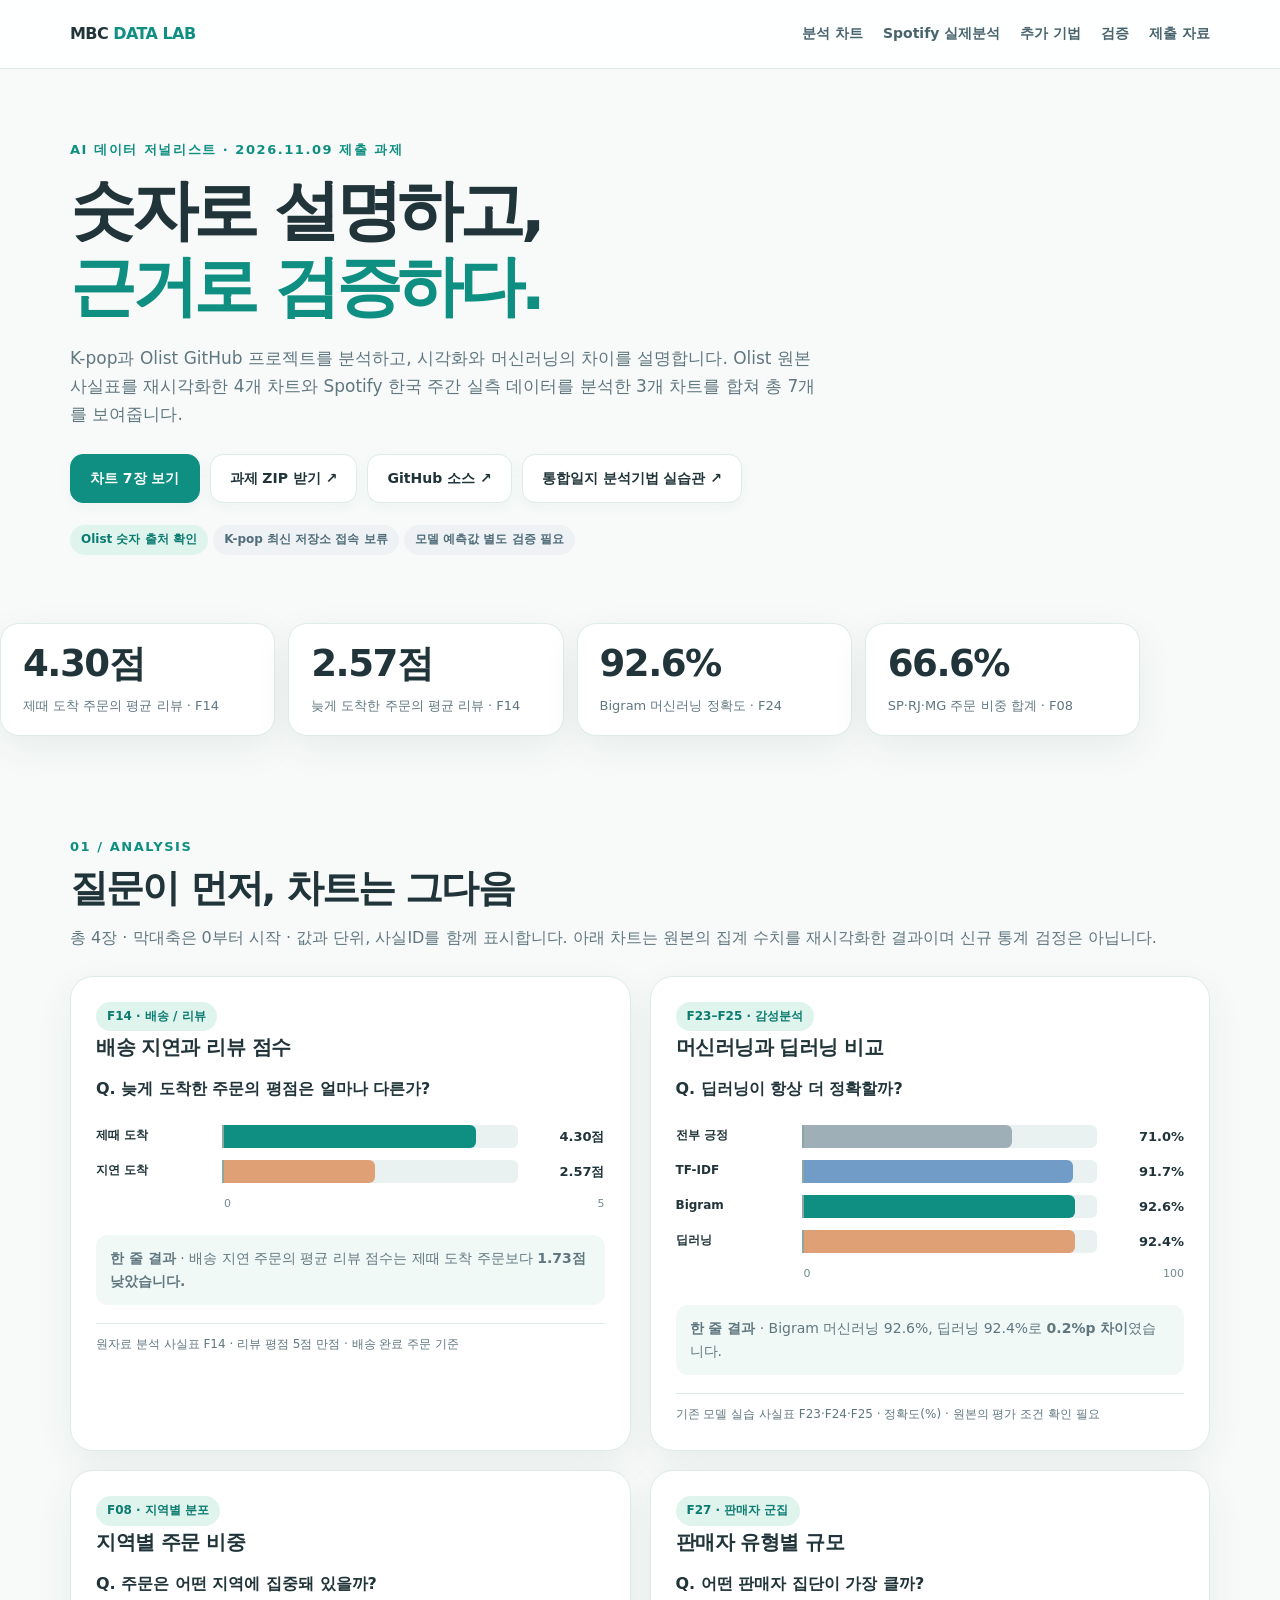
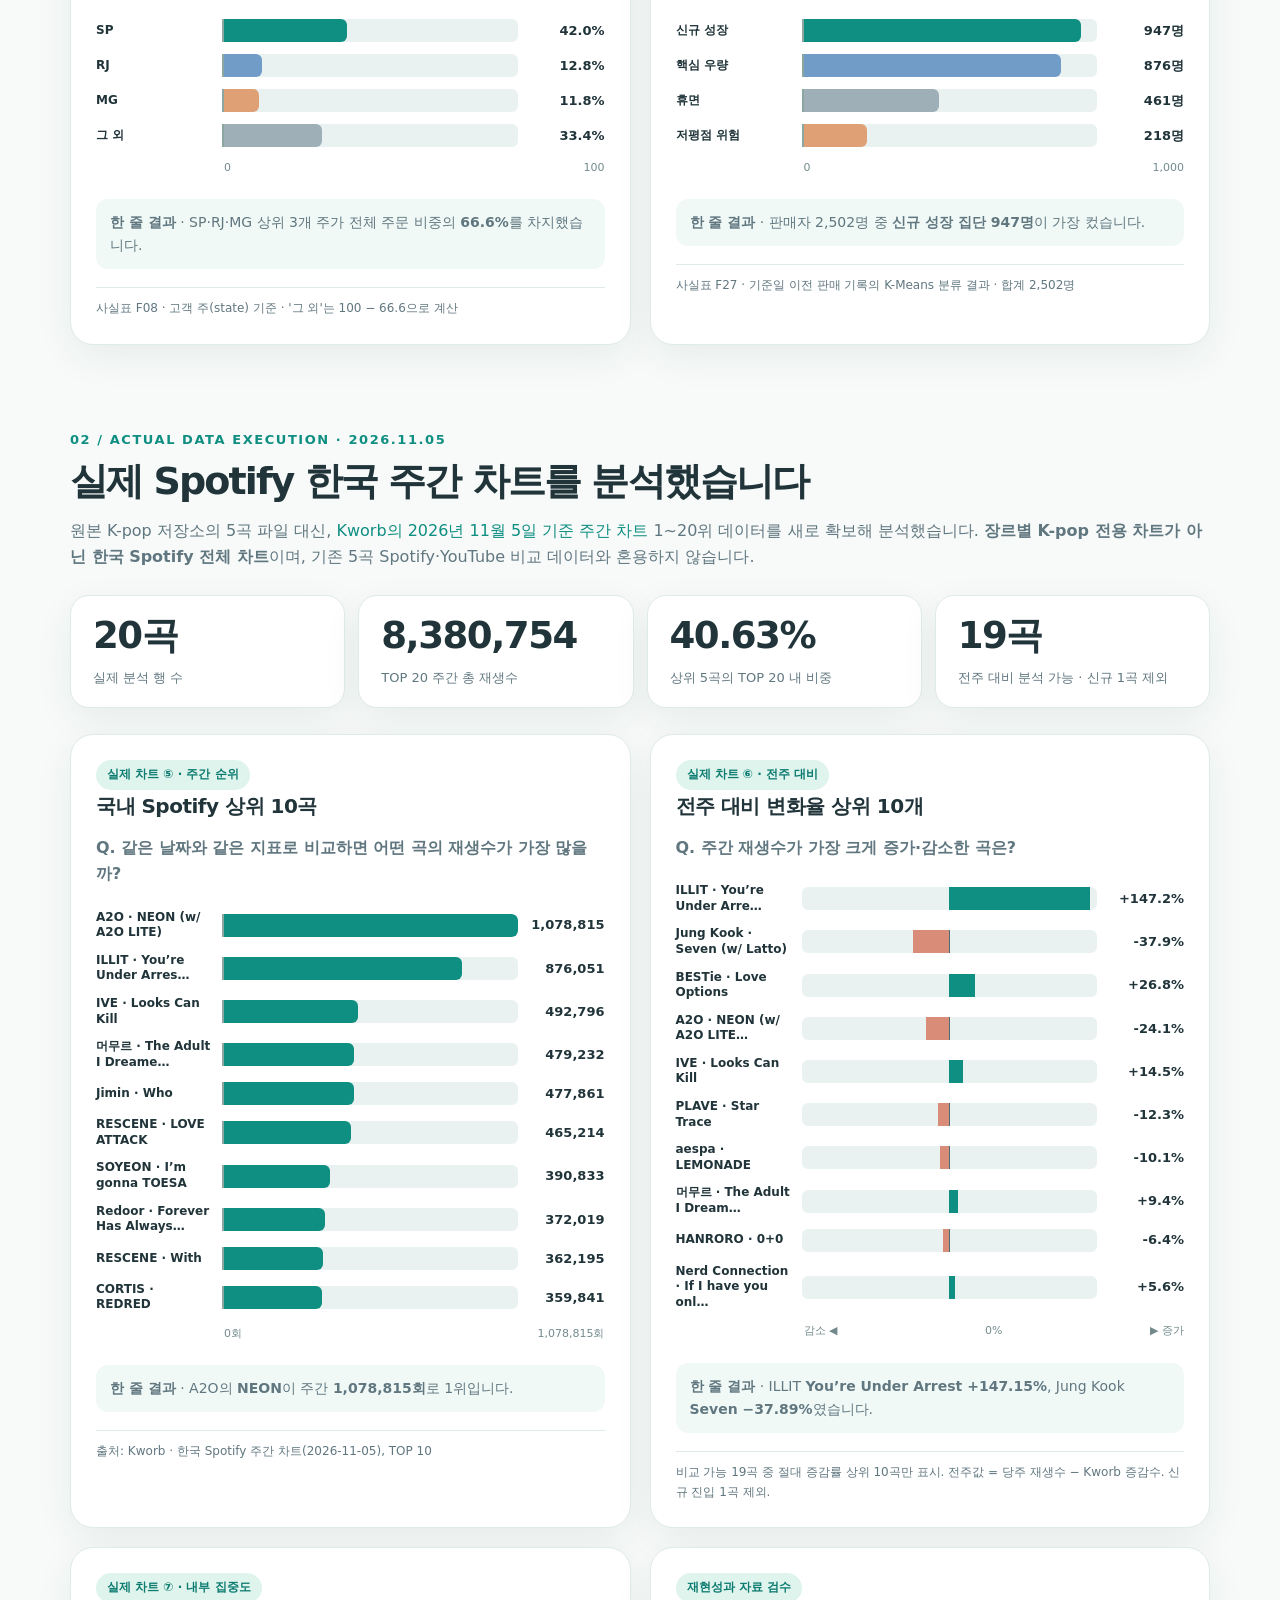
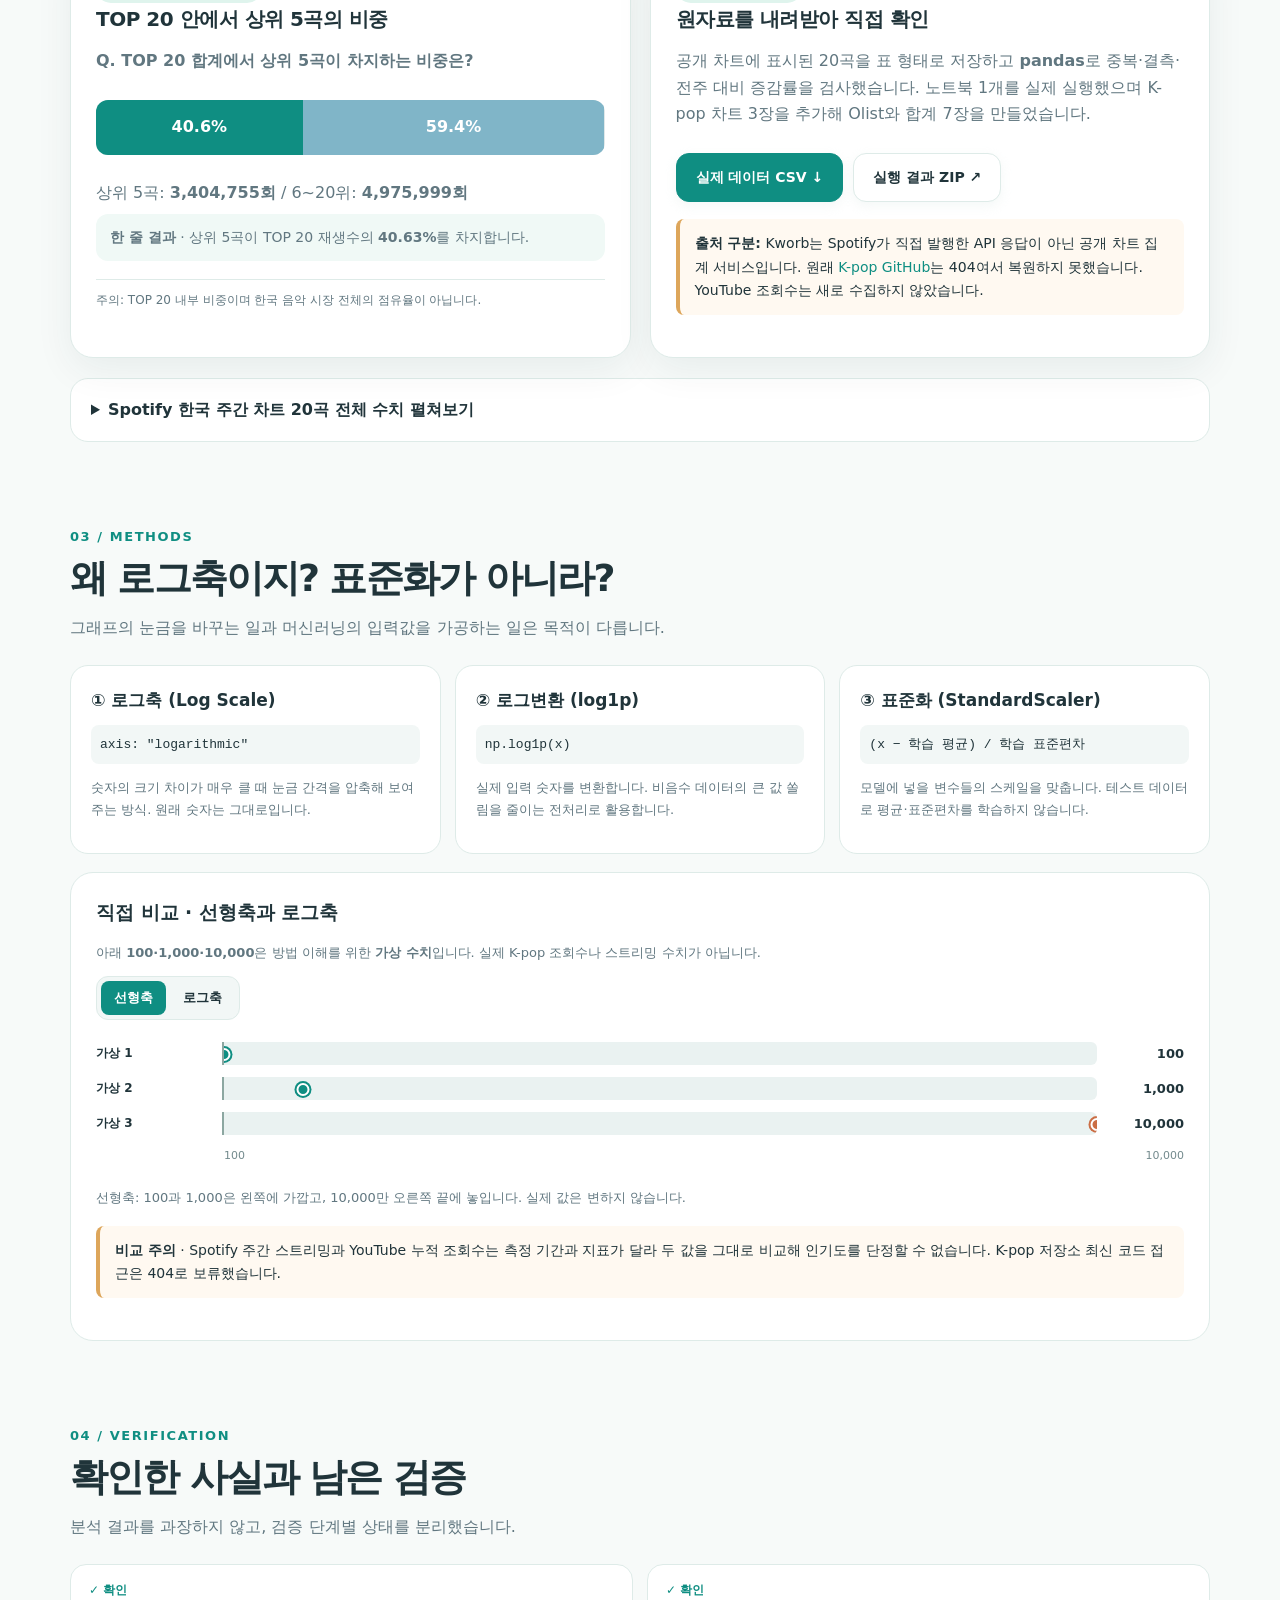
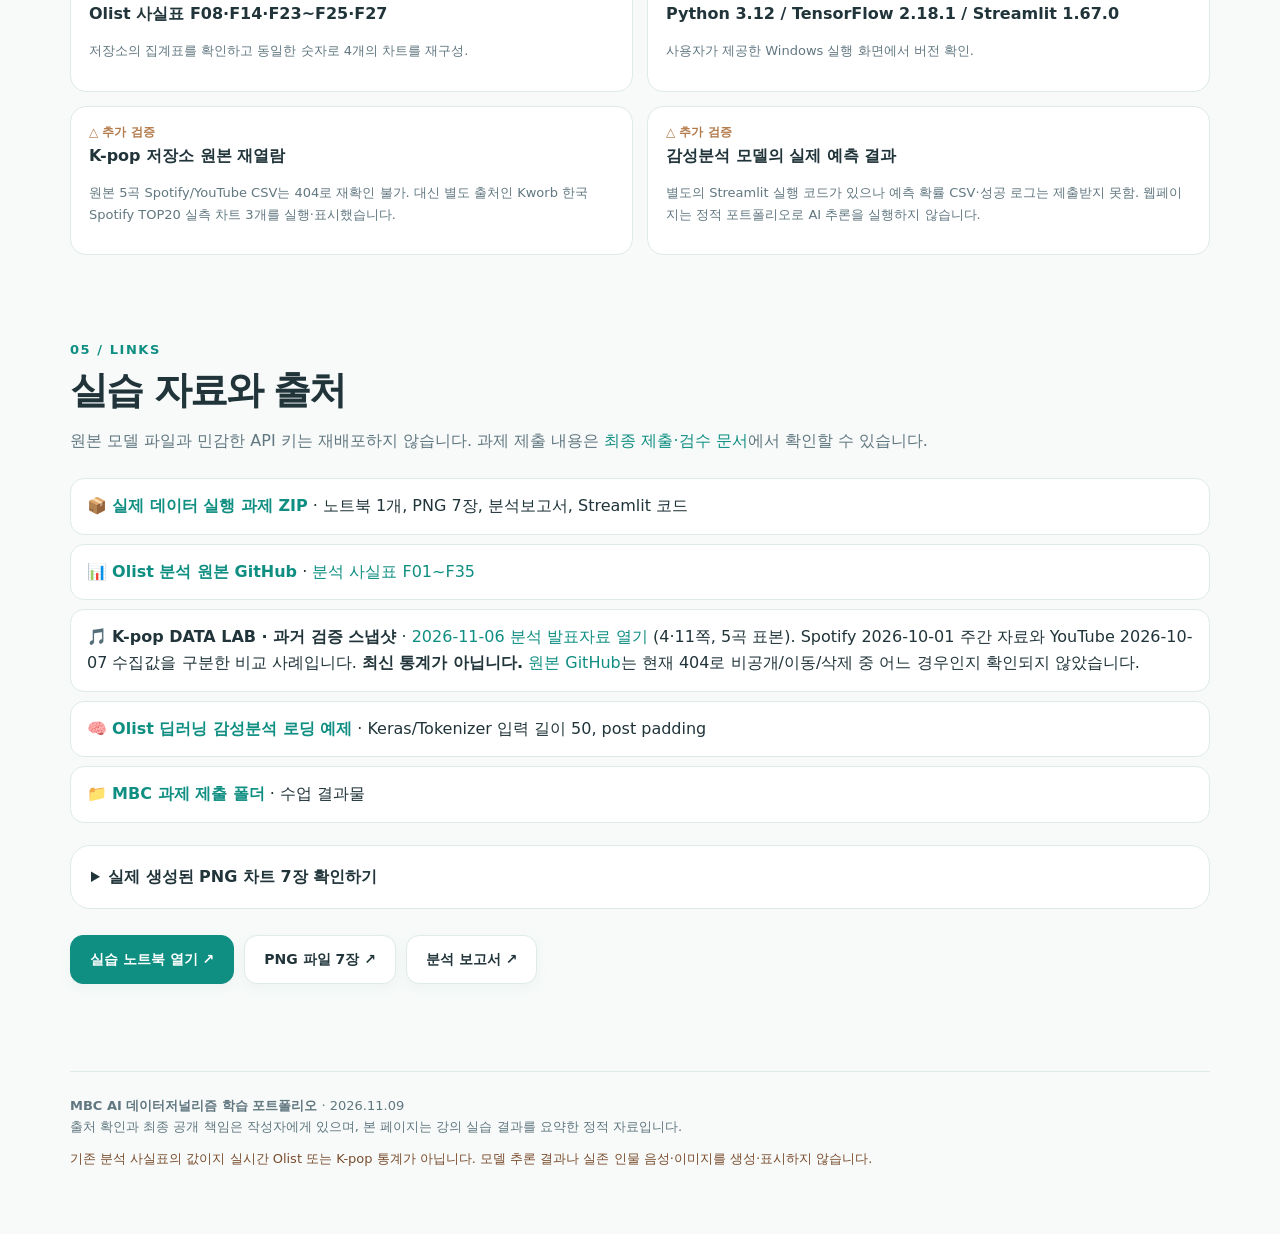
<file: docs/mbc-kpop-olist-20261109/index.html>
<!doctype html>
<html lang="ko">
<head>
<meta charset="utf-8">
<meta name="viewport" content="width=device-width, initial-scale=1">
<meta name="description" content="MBC AI 데이터저널리즘 실습 포트폴리오: K-pop·Olist GitHub 분석, 통계 차트 4개, 로그축과 표준화 비교 및 검증 기록.">
<title>MBC 데이터 분석 포트폴리오 | K-pop × Olist</title>
<style>
:root{--bg:#f7faf9;--surface:#fff;--ink:#20343a;--muted:#617780;--line:#deebe8;--mint:#0f8e82;--mint2:#dff4ed;--blue:#4e7eb4;--peach:#fff0e4;--orange:#cb6e45;--shadow:0 12px 38px rgba(17,65,58,.065);font-family:"Pretendard","Noto Sans KR","Malgun Gothic",system-ui,sans-serif}
*{box-sizing:border-box}html{scroll-behavior:smooth}body{margin:0;background:var(--bg);color:var(--ink);line-height:1.65;font-size:16px}a{color:var(--mint);text-decoration:none}a:hover{text-decoration:underline}a:focus-visible,button:focus-visible{outline:3px solid #edb652;outline-offset:4px}
.wrap{width:min(1140px,calc(100% - 36px));margin:0 auto}header{border-bottom:1px solid var(--line);background:#ffffffdc;position:sticky;top:0;z-index:10;backdrop-filter:blur(12px)}.nav{min-height:68px;display:flex;align-items:center;gap:25px;justify-content:space-between}.brand{font-weight:900;letter-spacing:-.035em;white-space:nowrap;color:var(--ink)}.brand span{color:var(--mint)}nav{display:flex;gap:20px;flex-wrap:wrap}nav a{color:#48646c;font-size:14px;font-weight:700}.hero{padding:70px 0 48px}.eyebrow{color:var(--mint);font-weight:900;font-size:13px;letter-spacing:.12em;text-transform:uppercase}.hero h1{font-size:clamp(35px,5.3vw,66px);line-height:1.15;letter-spacing:-.065em;margin:13px 0 19px;max-width:850px}.hero h1 em{font-style:normal;color:var(--mint)}.hero p{max-width:750px;color:var(--muted);font-size:17px;margin:0}.actions{display:flex;flex-wrap:wrap;gap:10px;margin-top:26px}.btn{display:inline-flex;align-items:center;justify-content:center;min-height:47px;padding:12px 19px;border-radius:13px;font-weight:800;font-size:14px;border:1px solid var(--line);background:white;color:var(--ink);box-shadow:0 4px 12px #dce9e752}.btn.primary{background:var(--mint);color:white;border-color:var(--mint)}.pill{display:inline-block;background:var(--mint2);border-radius:100px;color:#0c7b70;font-weight:800;font-size:12px;padding:5px 11px}.pill.neutral{background:#eef2f5;color:#506d79}.stats{display:grid;grid-template-columns:repeat(4,1fr);gap:13px;margin:20px 0 58px}.stat{background:white;border:1px solid var(--line);border-radius:19px;padding:19px 22px;box-shadow:var(--shadow)}.stat .n{font-size:clamp(23px,2.9vw,39px);line-height:1.15;font-weight:900;letter-spacing:-.04em}.stat .k{font-size:13px;color:var(--muted);margin-top:9px}.section{padding:42px 0}.section h2{font-size:clamp(25px,3.5vw,38px);letter-spacing:-.05em;margin:6px 0 12px;line-height:1.3}.section .sub{color:var(--muted);margin:0 0 24px}.grid{display:grid;grid-template-columns:1fr 1fr;gap:19px}.card{background:var(--surface);border:1px solid var(--line);border-radius:23px;padding:25px;box-shadow:var(--shadow)}.card h3{font-size:20px;margin:0 0 12px;letter-spacing:-.025em}.card p{color:var(--muted);margin:8px 0}.source{font-size:12px;color:var(--muted);border-top:1px solid var(--line);margin-top:18px;padding-top:11px}.question{margin:10px 0 15px;font-weight:800}.conclusion{background:#f0f9f6;padding:12px 14px;border-radius:12px;font-size:14px}.plot{display:grid;gap:12px;margin:22px 0}.barrow{display:grid;grid-template-columns:minmax(82px,115px) minmax(0,1fr) 76px;gap:11px;align-items:center}.barrow .label{font-size:12px;font-weight:700;line-height:1.3}.track{height:23px;background:#eaf2f1;border-left:2px solid #8ca7a1;position:relative;border-radius:0 6px 6px 0;overflow:hidden}.fill{height:100%;width:0;border-radius:0 6px 6px 0;background:var(--mint);transition:width .35s ease}.fill.blue{background:#729cc8}.fill.orange{background:#dea074}.fill.gray{background:#9eafb7}.mark{position:absolute;top:6px;height:13px;width:13px;border-radius:50%;background:var(--mint);border:2px solid white;box-shadow:0 0 0 2px var(--mint);transform:translateX(-50%)}.mark.orange{background:var(--orange);box-shadow:0 0 0 2px var(--orange)}.value{font-size:13px;font-weight:900;text-align:right;white-space:nowrap}.axis{color:#738a8d;font-size:11px;display:flex;justify-content:space-between;margin-left:128px}.mini{font-size:13px;color:var(--muted)}.methods{display:grid;grid-template-columns:repeat(3,1fr);gap:14px}.method{background:#fff;border:1px solid var(--line);border-radius:18px;padding:20px}.method strong{font-size:17px}.method code{display:block;background:#f2f7f6;border-radius:8px;padding:9px;margin:10px 0;white-space:normal;font-size:13px}.compare{background:#fff;border:1px solid var(--line);padding:25px;border-radius:23px}.switch{display:inline-flex;gap:4px;border:1px solid var(--line);padding:4px;border-radius:12px;background:#f2f7f6}.switch button{border:0;background:transparent;border-radius:8px;padding:8px 13px;font-size:13px;font-weight:800;cursor:pointer;color:var(--ink)}.switch button[aria-pressed="true"]{background:var(--mint);color:#fff}.warning{background:#fff9f1;border-left:4px solid #dda65b;border-radius:8px;padding:13px 15px;margin:17px 0;font-size:14px}.checks{display:grid;grid-template-columns:repeat(2,1fr);gap:14px}.check{background:#fff;border:1px solid var(--line);padding:16px 18px;border-radius:16px}.check .state{font-size:12px;color:var(--mint);font-weight:900}.check.pending .state{color:#b37a49}.sources{display:grid;gap:9px}.source-row{border:1px solid var(--line);padding:14px 16px;background:#fff;border-radius:14px;overflow-wrap:anywhere}.footer{padding:45px 0 65px;color:var(--muted);font-size:13px}.footer .wrap{border-top:1px solid var(--line);padding-top:23px}.notice{margin-top:10px;color:#7a4d2e}code{font-family:Consolas,monospace}
@media(max-width:800px){.stats{grid-template-columns:repeat(2,1fr)}.grid,.methods{grid-template-columns:1fr}.hero{padding-top:42px}.card{padding:19px}.nav{gap:10px}nav{gap:12px}}
@media(max-width:490px){nav a{font-size:12px}.brand{font-size:14px}.stats{gap:8px}.stat{padding:15px}.barrow{grid-template-columns:76px minmax(0,1fr) 61px;gap:7px}.axis{margin-left:83px}.value{font-size:12px}.barrow .label{font-size:11px}.hero p{font-size:15px}}
@media(prefers-reduced-motion:reduce){html{scroll-behavior:auto}.fill{transition:none}}
</style>
</head>
<body>
<header><div class="wrap nav"><a href="#top" class="brand">MBC <span>DATA LAB</span></a><nav aria-label="목차"><a href="#charts">분석 차트</a><a href="#spotify-data">Spotify 실제분석</a><a href="#methods">추가 기법</a><a href="#evidence">검증</a><a href="#resources">제출 자료</a></nav></div></header>
<main id="top">
<section class="hero wrap">
  <div class="eyebrow">AI 데이터 저널리스트 · 2026.11.09 제출 과제</div>
  <h1>숫자로 설명하고,<br><em>근거로 검증하다.</em></h1>
  <p>K-pop과 Olist GitHub 프로젝트를 분석하고, 시각화와 머신러닝의 차이를 설명합니다. Olist 원본 사실표를 재시각화한 4개 차트와 Spotify 한국 주간 실측 데이터를 분석한 3개 차트를 합쳐 총 7개를 보여줍니다.</p>
  <div class="actions"><a class="btn primary" href="#charts">차트 7장 보기</a><a class="btn" href="https://drive.google.com/file/d/1QcId4pkSIB51OMdgqctqUupA46JQeauL/view?usp=drivesdk" target="_blank" rel="noopener noreferrer">과제 ZIP 받기 ↗</a><a class="btn" href="https://github.com/choisunghwan1004-dev/postfolio/tree/main/mbc-kpop-olist-20261109" target="_blank" rel="noopener noreferrer">GitHub 소스 ↗</a><a class="btn" href="../../data-methods-lab-20261109/">통합일지 분석기법 실습관 ↗</a></div>
  <p style="margin-top:20px"><span class="pill">Olist 숫자 출처 확인</span> <span class="pill neutral">K-pop 최신 저장소 접속 보류</span> <span class="pill neutral">모델 예측값 별도 검증 필요</span></p>
</section>
<div class="wrap stats" aria-label="검증된 Olist 통계 요약">
  <div class="stat"><div class="n">4.30점</div><div class="k">제때 도착 주문의 평균 리뷰 · F14</div></div>
  <div class="stat"><div class="n">2.57점</div><div class="k">늦게 도착한 주문의 평균 리뷰 · F14</div></div>
  <div class="stat"><div class="n">92.6%</div><div class="k">Bigram 머신러닝 정확도 · F24</div></div>
  <div class="stat"><div class="n">66.6%</div><div class="k">SP·RJ·MG 주문 비중 합계 · F08</div></div>
</div>
<section id="charts" class="section wrap">
  <div class="eyebrow">01 / ANALYSIS</div><h2>질문이 먼저, 차트는 그다음</h2>
  <p class="sub">총 4장 · 막대축은 0부터 시작 · 값과 단위, 사실ID를 함께 표시합니다. 아래 차트는 원본의 집계 수치를 재시각화한 결과이며 신규 통계 검정은 아닙니다.</p>
  <div class="grid">
    <article class="card"><span class="pill">F14 · 배송 / 리뷰</span><h3>배송 지연과 리뷰 점수</h3><div class="question">Q. 늦게 도착한 주문의 평점은 얼마나 다른가?</div><div class="plot" data-chart="delivery" role="img" aria-label="제때 도착 4.30점, 지연 도착 2.57점"></div><p class="conclusion"><strong>한 줄 결과</strong> · 배송 지연 주문의 평균 리뷰 점수는 제때 도착 주문보다 <strong>1.73점 낮았습니다.</strong></p><div class="source">원자료 분석 사실표 F14 · 리뷰 평점 5점 만점 · 배송 완료 주문 기준</div></article>
    <article class="card"><span class="pill">F23–F25 · 감성분석</span><h3>머신러닝과 딥러닝 비교</h3><div class="question">Q. 딥러닝이 항상 더 정확할까?</div><div class="plot" data-chart="sentiment" role="img" aria-label="모두 긍정 71.0%, TF-IDF 머신러닝 91.7%, Bigram 머신러닝 92.6%, Embedding 딥러닝 92.4%"></div><p class="conclusion"><strong>한 줄 결과</strong> · Bigram 머신러닝 92.6%, 딥러닝 92.4%로 <strong>0.2%p 차이</strong>였습니다.</p><div class="source">기존 모델 실습 사실표 F23·F24·F25 · 정확도(%) · 원본의 평가 조건 확인 필요</div></article>
    <article class="card"><span class="pill">F08 · 지역별 분포</span><h3>지역별 주문 비중</h3><div class="question">Q. 주문은 어떤 지역에 집중돼 있을까?</div><div class="plot" data-chart="region" role="img" aria-label="SP 42.0%, RJ 12.8%, MG 11.8%, 그 외 33.4%"></div><p class="conclusion"><strong>한 줄 결과</strong> · SP·RJ·MG 상위 3개 주가 전체 주문 비중의 <strong>66.6%</strong>를 차지했습니다.</p><div class="source">사실표 F08 · 고객 주(state) 기준 · '그 외'는 100 − 66.6으로 계산</div></article>
    <article class="card"><span class="pill">F27 · 판매자 군집</span><h3>판매자 유형별 규모</h3><div class="question">Q. 어떤 판매자 집단이 가장 클까?</div><div class="plot" data-chart="seller" role="img" aria-label="신규 성장 947명, 핵심 우량 876명, 휴면 461명, 저평점 위험 218명"></div><p class="conclusion"><strong>한 줄 결과</strong> · 판매자 2,502명 중 <strong>신규 성장 집단 947명</strong>이 가장 컸습니다.</p><div class="source">사실표 F27 · 기준일 이전 판매 기록의 K-Means 분류 결과 · 합계 2,502명</div></article>
  </div>
</section>
<section id="spotify-data" class="section wrap">
 <div class="eyebrow">02 / ACTUAL DATA EXECUTION · 2026.11.05</div><h2>실제 Spotify 한국 주간 차트를 분석했습니다</h2>
 <p class="sub">원본 K-pop 저장소의 5곡 파일 대신, <a href="https://www.kworb.net/spotify/country/kr_weekly.html" target="_blank" rel="noopener noreferrer">Kworb의 2026년 11월 5일 기준 주간 차트</a> 1~20위 데이터를 새로 확보해 분석했습니다. <strong>장르별 K-pop 전용 차트가 아닌 한국 Spotify 전체 차트</strong>이며, 기존 5곡 Spotify·YouTube 비교 데이터와 혼용하지 않습니다.</p>
 <div class="stats" style="margin:18px 0 26px">
 <div class="stat"><div class="n">20곡</div><div class="k">실제 분석 행 수</div></div>
 <div class="stat"><div class="n">8,380,754</div><div class="k">TOP 20 주간 총 재생수</div></div>
 <div class="stat"><div class="n">40.63%</div><div class="k">상위 5곡의 TOP 20 내 비중</div></div>
 <div class="stat"><div class="n">19곡</div><div class="k">전주 대비 분석 가능 · 신규 1곡 제외</div></div>
 </div>
 <div class="grid">
 <article class="card"><span class="pill">실제 차트 ⑤ · 주간 순위</span><h3>국내 Spotify 상위 10곡</h3>
 <p class="question">Q. 같은 날짜와 같은 지표로 비교하면 어떤 곡의 재생수가 가장 많을까?</p>
 <div class="plot" role="img" aria-label="국내 Spotify 주간 차트 상위 10곡, 재생수 절댓값을 0 기준선의 막대로 표시"><div class="barrow" title="A2O — NEON (w/ A2O LITE)"><span class="label">A2O · NEON (w/ A2O LITE)</span><div class="track"><div class="fill" style="width:100.00%"></div></div><span class="value">1,078,815</span></div>
<div class="barrow" title="ILLIT — You’re Under Arrest"><span class="label">ILLIT · You’re Under Arres…</span><div class="track"><div class="fill" style="width:81.20%"></div></div><span class="value">876,051</span></div>
<div class="barrow" title="IVE — Looks Can Kill"><span class="label">IVE · Looks Can Kill</span><div class="track"><div class="fill" style="width:45.68%"></div></div><span class="value">492,796</span></div>
<div class="barrow" title="머무르 — The Adult I Dreamed Of"><span class="label">머무르 · The Adult I Dreame…</span><div class="track"><div class="fill" style="width:44.42%"></div></div><span class="value">479,232</span></div>
<div class="barrow" title="Jimin — Who"><span class="label">Jimin · Who</span><div class="track"><div class="fill" style="width:44.29%"></div></div><span class="value">477,861</span></div>
<div class="barrow" title="RESCENE — LOVE ATTACK"><span class="label">RESCENE · LOVE ATTACK</span><div class="track"><div class="fill" style="width:43.12%"></div></div><span class="value">465,214</span></div>
<div class="barrow" title="SOYEON — I’m gonna TOESA"><span class="label">SOYEON · I’m gonna TOESA</span><div class="track"><div class="fill" style="width:36.23%"></div></div><span class="value">390,833</span></div>
<div class="barrow" title="Redoor — Forever Has Always Been"><span class="label">Redoor · Forever Has Always…</span><div class="track"><div class="fill" style="width:34.48%"></div></div><span class="value">372,019</span></div>
<div class="barrow" title="RESCENE — With"><span class="label">RESCENE · With</span><div class="track"><div class="fill" style="width:33.57%"></div></div><span class="value">362,195</span></div>
<div class="barrow" title="CORTIS — REDRED"><span class="label">CORTIS · REDRED</span><div class="track"><div class="fill" style="width:33.36%"></div></div><span class="value">359,841</span></div><div class="axis"><span>0회</span><span>1,078,815회</span></div></div>
 <p class="conclusion"><strong>한 줄 결과</strong> · A2O의 <strong>NEON</strong>이 주간 <strong>1,078,815회</strong>로 1위입니다.</p><div class="source">출처: Kworb · 한국 Spotify 주간 차트(2026-11-05), TOP 10</div></article>
 <article class="card"><span class="pill">실제 차트 ⑥ · 전주 대비</span><h3>전주 대비 변화율 상위 10개</h3>
 <p class="question">Q. 주간 재생수가 가장 크게 증가·감소한 곡은?</p>
 <div class="plot" role="img" aria-label="주간 재생수의 전주 대비 변화율, 음수는 주황색 왼쪽, 양수는 녹색 오른쪽"><div class="barrow" title="ILLIT — You’re Under Arrest"><span class="label">ILLIT · You’re Under Arre…</span><div style="height:23px;position:relative;background:#eaf2f1;border-radius:6px;overflow:hidden"><span style="position:absolute;left:50%;top:0;height:100%;width:1px;background:#506c73"></span><div style="position:absolute;left:50.00%;width:47.50%;height:100%;background:#0f8e82"></div></div><span class="value">+147.2%</span></div>
<div class="barrow" title="Jung Kook — Seven (w/ Latto)"><span class="label">Jung Kook · Seven (w/ Latto)</span><div style="height:23px;position:relative;background:#eaf2f1;border-radius:6px;overflow:hidden"><span style="position:absolute;left:50%;top:0;height:100%;width:1px;background:#506c73"></span><div style="position:absolute;left:37.77%;width:12.23%;height:100%;background:#d98c77"></div></div><span class="value">-37.9%</span></div>
<div class="barrow" title="BESTie — Love Options"><span class="label">BESTie · Love Options</span><div style="height:23px;position:relative;background:#eaf2f1;border-radius:6px;overflow:hidden"><span style="position:absolute;left:50%;top:0;height:100%;width:1px;background:#506c73"></span><div style="position:absolute;left:50.00%;width:8.65%;height:100%;background:#0f8e82"></div></div><span class="value">+26.8%</span></div>
<div class="barrow" title="A2O — NEON (w/ A2O LITE)"><span class="label">A2O · NEON (w/ A2O LITE…</span><div style="height:23px;position:relative;background:#eaf2f1;border-radius:6px;overflow:hidden"><span style="position:absolute;left:50%;top:0;height:100%;width:1px;background:#506c73"></span><div style="position:absolute;left:42.23%;width:7.77%;height:100%;background:#d98c77"></div></div><span class="value">-24.1%</span></div>
<div class="barrow" title="IVE — Looks Can Kill"><span class="label">IVE · Looks Can Kill</span><div style="height:23px;position:relative;background:#eaf2f1;border-radius:6px;overflow:hidden"><span style="position:absolute;left:50%;top:0;height:100%;width:1px;background:#506c73"></span><div style="position:absolute;left:50.00%;width:4.69%;height:100%;background:#0f8e82"></div></div><span class="value">+14.5%</span></div>
<div class="barrow" title="PLAVE — Star Trace"><span class="label">PLAVE · Star Trace</span><div style="height:23px;position:relative;background:#eaf2f1;border-radius:6px;overflow:hidden"><span style="position:absolute;left:50%;top:0;height:100%;width:1px;background:#506c73"></span><div style="position:absolute;left:46.04%;width:3.96%;height:100%;background:#d98c77"></div></div><span class="value">-12.3%</span></div>
<div class="barrow" title="aespa — LEMONADE"><span class="label">aespa · LEMONADE</span><div style="height:23px;position:relative;background:#eaf2f1;border-radius:6px;overflow:hidden"><span style="position:absolute;left:50%;top:0;height:100%;width:1px;background:#506c73"></span><div style="position:absolute;left:46.75%;width:3.25%;height:100%;background:#d98c77"></div></div><span class="value">-10.1%</span></div>
<div class="barrow" title="머무르 — The Adult I Dreamed Of"><span class="label">머무르 · The Adult I Dream…</span><div style="height:23px;position:relative;background:#eaf2f1;border-radius:6px;overflow:hidden"><span style="position:absolute;left:50%;top:0;height:100%;width:1px;background:#506c73"></span><div style="position:absolute;left:50.00%;width:3.05%;height:100%;background:#0f8e82"></div></div><span class="value">+9.4%</span></div>
<div class="barrow" title="HANRORO — 0+0"><span class="label">HANRORO · 0+0</span><div style="height:23px;position:relative;background:#eaf2f1;border-radius:6px;overflow:hidden"><span style="position:absolute;left:50%;top:0;height:100%;width:1px;background:#506c73"></span><div style="position:absolute;left:47.93%;width:2.07%;height:100%;background:#d98c77"></div></div><span class="value">-6.4%</span></div>
<div class="barrow" title="Nerd Connection — If I have you only (My love X Nerd Connection)"><span class="label">Nerd Connection · If I have you onl…</span><div style="height:23px;position:relative;background:#eaf2f1;border-radius:6px;overflow:hidden"><span style="position:absolute;left:50%;top:0;height:100%;width:1px;background:#506c73"></span><div style="position:absolute;left:50.00%;width:1.80%;height:100%;background:#0f8e82"></div></div><span class="value">+5.6%</span></div><div class="axis"><span>감소 ◀</span><span>0%</span><span>▶ 증가</span></div></div>
 <p class="conclusion"><strong>한 줄 결과</strong> · ILLIT <strong>You’re Under Arrest +147.15%</strong>, Jung Kook <strong>Seven −37.89%</strong>였습니다.</p>
 <div class="source">비교 가능 19곡 중 절대 증감률 상위 10곡만 표시. 전주값 = 당주 재생수 − Kworb 증감수. 신규 진입 1곡 제외.</div></article>
 <article class="card"><span class="pill">실제 차트 ⑦ · 내부 집중도</span><h3>TOP 20 안에서 상위 5곡의 비중</h3>
 <p class="question">Q. TOP 20 합계에서 상위 5곡이 차지하는 비중은?</p>
 <div style="background:#dfe8e9;display:flex;height:55px;border-radius:12px;overflow:hidden;margin:25px 0" role="img" aria-label="상위 5곡 40.63%, 나머지 15곡 59.37%"><div style="background:#0f8e82;width:40.6259%;display:flex;align-items:center;justify-content:center;color:white;font-weight:900">40.6%</div><div style="background:#80b5c8;width:59.3741%;display:flex;align-items:center;justify-content:center;color:white;font-weight:900">59.4%</div></div>
 <p>상위 5곡: <strong>3,404,755회</strong> / 6~20위: <strong>4,975,999회</strong></p>
 <p class="conclusion"><strong>한 줄 결과</strong> · 상위 5곡이 TOP 20 재생수의 <strong>40.63%</strong>를 차지합니다.</p>
 <div class="source">주의: TOP 20 내부 비중이며 한국 음악 시장 전체의 점유율이 아닙니다.</div></article>
 <article class="card"><span class="pill">재현성과 자료 검수</span><h3>원자료를 내려받아 직접 확인</h3>
 <p>공개 차트에 표시된 20곡을 표 형태로 저장하고 <strong>pandas</strong>로 중복·결측·전주 대비 증감률을 검사했습니다. 노트북 1개를 실제 실행했으며 K-pop 차트 3장을 추가해 Olist와 합계 7장을 만들었습니다.</p>
 <div class="actions"><a class="btn primary" href="data/spotify_kr_weekly_2026-11-05_top20.csv" download>실제 데이터 CSV ↓</a>
 <a class="btn" href="https://drive.google.com/file/d/1QcId4pkSIB51OMdgqctqUupA46JQeauL/view?usp=drivesdk" target="_blank" rel="noopener noreferrer">실행 결과 ZIP ↗</a></div>
 <div class="warning"><strong>출처 구분:</strong> Kworb는 Spotify가 직접 발행한 API 응답이 아닌 공개 차트 집계 서비스입니다. 원래 <a href="https://github.com/dominickim77-ui/mbc-kpop-data">K-pop GitHub</a>는 404여서 복원하지 못했습니다. YouTube 조회수는 새로 수집하지 않았습니다.</div>
 </article>
 </div>
 <details style="background:white;border:1px solid var(--line);border-radius:18px;padding:18px 20px;margin-top:20px"><summary style="font-weight:900;cursor:pointer">Spotify 한국 주간 차트 20곡 전체 수치 펼쳐보기</summary>
 <div style="overflow-x:auto;margin-top:17px"><table style="width:100%;min-width:620px;border-collapse:collapse;font-size:13px"><thead><tr style="background:#f0f8f5"><th style="padding:8px;text-align:center">순위</th><th style="text-align:left;padding:8px">아티스트</th><th style="text-align:left;padding:8px">곡명</th><th style="text-align:right;padding:8px">주간 재생수</th><th style="text-align:right;padding:8px">전주 대비</th></tr></thead><tbody><tr><td style="padding:7px 10px;border-bottom:1px solid #edf1ef;text-align:center">1</td><td style="padding:7px 10px;border-bottom:1px solid #edf1ef">A2O</td><td style="padding:7px 10px;border-bottom:1px solid #edf1ef">NEON (w/ A2O LITE)</td><td style="padding:7px 10px;border-bottom:1px solid #edf1ef;text-align:right">1,078,815</td><td style="padding:7px 10px;border-bottom:1px solid #edf1ef;text-align:right">-24.1%</td></tr>
<tr><td style="padding:7px 10px;border-bottom:1px solid #edf1ef;text-align:center">2</td><td style="padding:7px 10px;border-bottom:1px solid #edf1ef">ILLIT</td><td style="padding:7px 10px;border-bottom:1px solid #edf1ef">You’re Under Arrest</td><td style="padding:7px 10px;border-bottom:1px solid #edf1ef;text-align:right">876,051</td><td style="padding:7px 10px;border-bottom:1px solid #edf1ef;text-align:right">+147.2%</td></tr>
<tr><td style="padding:7px 10px;border-bottom:1px solid #edf1ef;text-align:center">3</td><td style="padding:7px 10px;border-bottom:1px solid #edf1ef">IVE</td><td style="padding:7px 10px;border-bottom:1px solid #edf1ef">Looks Can Kill</td><td style="padding:7px 10px;border-bottom:1px solid #edf1ef;text-align:right">492,796</td><td style="padding:7px 10px;border-bottom:1px solid #edf1ef;text-align:right">+14.5%</td></tr>
<tr><td style="padding:7px 10px;border-bottom:1px solid #edf1ef;text-align:center">4</td><td style="padding:7px 10px;border-bottom:1px solid #edf1ef">머무르</td><td style="padding:7px 10px;border-bottom:1px solid #edf1ef">The Adult I Dreamed Of</td><td style="padding:7px 10px;border-bottom:1px solid #edf1ef;text-align:right">479,232</td><td style="padding:7px 10px;border-bottom:1px solid #edf1ef;text-align:right">+9.4%</td></tr>
<tr><td style="padding:7px 10px;border-bottom:1px solid #edf1ef;text-align:center">5</td><td style="padding:7px 10px;border-bottom:1px solid #edf1ef">Jimin</td><td style="padding:7px 10px;border-bottom:1px solid #edf1ef">Who</td><td style="padding:7px 10px;border-bottom:1px solid #edf1ef;text-align:right">477,861</td><td style="padding:7px 10px;border-bottom:1px solid #edf1ef;text-align:right">-3.6%</td></tr>
<tr><td style="padding:7px 10px;border-bottom:1px solid #edf1ef;text-align:center">6</td><td style="padding:7px 10px;border-bottom:1px solid #edf1ef">RESCENE</td><td style="padding:7px 10px;border-bottom:1px solid #edf1ef">LOVE ATTACK</td><td style="padding:7px 10px;border-bottom:1px solid #edf1ef;text-align:right">465,214</td><td style="padding:7px 10px;border-bottom:1px solid #edf1ef;text-align:right">-1.6%</td></tr>
<tr><td style="padding:7px 10px;border-bottom:1px solid #edf1ef;text-align:center">7</td><td style="padding:7px 10px;border-bottom:1px solid #edf1ef">SOYEON</td><td style="padding:7px 10px;border-bottom:1px solid #edf1ef">I’m gonna TOESA</td><td style="padding:7px 10px;border-bottom:1px solid #edf1ef;text-align:right">390,833</td><td style="padding:7px 10px;border-bottom:1px solid #edf1ef;text-align:right">-5.0%</td></tr>
<tr><td style="padding:7px 10px;border-bottom:1px solid #edf1ef;text-align:center">8</td><td style="padding:7px 10px;border-bottom:1px solid #edf1ef">Redoor</td><td style="padding:7px 10px;border-bottom:1px solid #edf1ef">Forever Has Always Been</td><td style="padding:7px 10px;border-bottom:1px solid #edf1ef;text-align:right">372,019</td><td style="padding:7px 10px;border-bottom:1px solid #edf1ef;text-align:right">-2.6%</td></tr>
<tr><td style="padding:7px 10px;border-bottom:1px solid #edf1ef;text-align:center">9</td><td style="padding:7px 10px;border-bottom:1px solid #edf1ef">RESCENE</td><td style="padding:7px 10px;border-bottom:1px solid #edf1ef">With</td><td style="padding:7px 10px;border-bottom:1px solid #edf1ef;text-align:right">362,195</td><td style="padding:7px 10px;border-bottom:1px solid #edf1ef;text-align:right">신규</td></tr>
<tr><td style="padding:7px 10px;border-bottom:1px solid #edf1ef;text-align:center">10</td><td style="padding:7px 10px;border-bottom:1px solid #edf1ef">CORTIS</td><td style="padding:7px 10px;border-bottom:1px solid #edf1ef">REDRED</td><td style="padding:7px 10px;border-bottom:1px solid #edf1ef;text-align:right">359,841</td><td style="padding:7px 10px;border-bottom:1px solid #edf1ef;text-align:right">-4.2%</td></tr>
<tr><td style="padding:7px 10px;border-bottom:1px solid #edf1ef;text-align:center">11</td><td style="padding:7px 10px;border-bottom:1px solid #edf1ef">RESCENE</td><td style="padding:7px 10px;border-bottom:1px solid #edf1ef">Deja Vu</td><td style="padding:7px 10px;border-bottom:1px solid #edf1ef;text-align:right">350,440</td><td style="padding:7px 10px;border-bottom:1px solid #edf1ef;text-align:right">+0.1%</td></tr>
<tr><td style="padding:7px 10px;border-bottom:1px solid #edf1ef;text-align:center">12</td><td style="padding:7px 10px;border-bottom:1px solid #edf1ef">BESTie</td><td style="padding:7px 10px;border-bottom:1px solid #edf1ef">Love Options</td><td style="padding:7px 10px;border-bottom:1px solid #edf1ef;text-align:right">328,345</td><td style="padding:7px 10px;border-bottom:1px solid #edf1ef;text-align:right">+26.8%</td></tr>
<tr><td style="padding:7px 10px;border-bottom:1px solid #edf1ef;text-align:center">13</td><td style="padding:7px 10px;border-bottom:1px solid #edf1ef">ATEEZ</td><td style="padding:7px 10px;border-bottom:1px solid #edf1ef">BAD</td><td style="padding:7px 10px;border-bottom:1px solid #edf1ef;text-align:right">322,863</td><td style="padding:7px 10px;border-bottom:1px solid #edf1ef;text-align:right">-3.6%</td></tr>
<tr><td style="padding:7px 10px;border-bottom:1px solid #edf1ef;text-align:center">14</td><td style="padding:7px 10px;border-bottom:1px solid #edf1ef">Nerd Connection</td><td style="padding:7px 10px;border-bottom:1px solid #edf1ef">If I have you only (My love X Nerd Connection)</td><td style="padding:7px 10px;border-bottom:1px solid #edf1ef;text-align:right">309,896</td><td style="padding:7px 10px;border-bottom:1px solid #edf1ef;text-align:right">+5.6%</td></tr>
<tr><td style="padding:7px 10px;border-bottom:1px solid #edf1ef;text-align:center">15</td><td style="padding:7px 10px;border-bottom:1px solid #edf1ef">RESCENE</td><td style="padding:7px 10px;border-bottom:1px solid #edf1ef">Pretty Girl</td><td style="padding:7px 10px;border-bottom:1px solid #edf1ef;text-align:right">295,967</td><td style="padding:7px 10px;border-bottom:1px solid #edf1ef;text-align:right">+0.6%</td></tr>
<tr><td style="padding:7px 10px;border-bottom:1px solid #edf1ef;text-align:center">16</td><td style="padding:7px 10px;border-bottom:1px solid #edf1ef">HANRORO</td><td style="padding:7px 10px;border-bottom:1px solid #edf1ef">0+0</td><td style="padding:7px 10px;border-bottom:1px solid #edf1ef;text-align:right">294,423</td><td style="padding:7px 10px;border-bottom:1px solid #edf1ef;text-align:right">-6.4%</td></tr>
<tr><td style="padding:7px 10px;border-bottom:1px solid #edf1ef;text-align:center">17</td><td style="padding:7px 10px;border-bottom:1px solid #edf1ef">HANRORO</td><td style="padding:7px 10px;border-bottom:1px solid #edf1ef">Landing in Love</td><td style="padding:7px 10px;border-bottom:1px solid #edf1ef;text-align:right">292,734</td><td style="padding:7px 10px;border-bottom:1px solid #edf1ef;text-align:right">+1.4%</td></tr>
<tr><td style="padding:7px 10px;border-bottom:1px solid #edf1ef;text-align:center">18</td><td style="padding:7px 10px;border-bottom:1px solid #edf1ef">Jung Kook</td><td style="padding:7px 10px;border-bottom:1px solid #edf1ef">Seven (w/ Latto)</td><td style="padding:7px 10px;border-bottom:1px solid #edf1ef;text-align:right">286,882</td><td style="padding:7px 10px;border-bottom:1px solid #edf1ef;text-align:right">-37.9%</td></tr>
<tr><td style="padding:7px 10px;border-bottom:1px solid #edf1ef;text-align:center">19</td><td style="padding:7px 10px;border-bottom:1px solid #edf1ef">PLAVE</td><td style="padding:7px 10px;border-bottom:1px solid #edf1ef">Star Trace</td><td style="padding:7px 10px;border-bottom:1px solid #edf1ef;text-align:right">275,346</td><td style="padding:7px 10px;border-bottom:1px solid #edf1ef;text-align:right">-12.3%</td></tr>
<tr><td style="padding:7px 10px;border-bottom:1px solid #edf1ef;text-align:center">20</td><td style="padding:7px 10px;border-bottom:1px solid #edf1ef">aespa</td><td style="padding:7px 10px;border-bottom:1px solid #edf1ef">LEMONADE</td><td style="padding:7px 10px;border-bottom:1px solid #edf1ef;text-align:right">269,001</td><td style="padding:7px 10px;border-bottom:1px solid #edf1ef;text-align:right">-10.1%</td></tr></tbody></table></div>
 <p class="mini">2026년 11월 5일 주간 차트 · <a href="https://www.kworb.net/spotify/country/kr_weekly.html" target="_blank" rel="noopener noreferrer">Kworb</a> · 전주 대비 퍼센트는 제공된 재생수·증감수로 자체 계산, 신규진입은 N/A.</p>
 </details>
 </section>
<section id="methods" class="section wrap">
  <div class="eyebrow">03 / METHODS</div><h2>왜 로그축이지? 표준화가 아니라?</h2>
  <p class="sub">그래프의 눈금을 바꾸는 일과 머신러닝의 입력값을 가공하는 일은 목적이 다릅니다.</p>
  <div class="methods">
   <div class="method"><strong>① 로그축 (Log Scale)</strong><code>axis: "logarithmic"</code><p class="mini">숫자의 크기 차이가 매우 클 때 눈금 간격을 압축해 보여주는 방식. 원래 숫자는 그대로입니다.</p></div>
   <div class="method"><strong>② 로그변환 (log1p)</strong><code>np.log1p(x)</code><p class="mini">실제 입력 숫자를 변환합니다. 비음수 데이터의 큰 값 쏠림을 줄이는 전처리로 활용합니다.</p></div>
   <div class="method"><strong>③ 표준화 (StandardScaler)</strong><code>(x − 학습 평균) / 학습 표준편차</code><p class="mini">모델에 넣을 변수들의 스케일을 맞춥니다. 테스트 데이터로 평균·표준편차를 학습하지 않습니다.</p></div>
  </div>
  <div class="compare" style="margin-top:18px">
    <h3 style="margin:0 0 8px">직접 비교 · 선형축과 로그축</h3>
    <p class="mini">아래 <strong>100·1,000·10,000</strong>은 방법 이해를 위한 <strong>가상 수치</strong>입니다. 실제 K-pop 조회수나 스트리밍 수치가 아닙니다.</p>
    <div class="switch" role="group" aria-label="축 방식 선택"><button id="linear" type="button" aria-pressed="true">선형축</button><button id="logscale" type="button" aria-pressed="false">로그축</button></div>
    <div class="plot" id="example-plot" role="img" aria-label="가상의 세 수치 100, 1000, 10000을 선형축과 로그축으로 비교"></div>
    <p class="mini" id="scale-note" aria-live="polite">선형축: 큰 값 10,000에 비해 작은 값 100의 막대는 거의 보이지 않습니다.</p>
    <div class="warning"><strong>비교 주의</strong> · Spotify 주간 스트리밍과 YouTube 누적 조회수는 측정 기간과 지표가 달라 두 값을 그대로 비교해 인기도를 단정할 수 없습니다. K-pop 저장소 최신 코드 접근은 404로 보류했습니다.</div>
  </div>
</section>
<section id="evidence" class="section wrap">
 <div class="eyebrow">04 / VERIFICATION</div><h2>확인한 사실과 남은 검증</h2>
 <p class="sub">분석 결과를 과장하지 않고, 검증 단계별 상태를 분리했습니다.</p>
 <div class="checks">
  <div class="check"><div class="state">✓ 확인</div><strong>Olist 사실표 F08·F14·F23~F25·F27</strong><p class="mini">저장소의 집계표를 확인하고 동일한 숫자로 4개의 차트를 재구성.</p></div>
  <div class="check"><div class="state">✓ 확인</div><strong>Python 3.12 / TensorFlow 2.18.1 / Streamlit 1.67.0</strong><p class="mini">사용자가 제공한 Windows 실행 화면에서 버전 확인.</p></div>
  <div class="check pending"><div class="state">△ 추가 검증</div><strong>K-pop 저장소 원본 재열람</strong><p class="mini">원본 5곡 Spotify/YouTube CSV는 404로 재확인 불가. 대신 별도 출처인 Kworb 한국 Spotify TOP20 실측 차트 3개를 실행·표시했습니다.</p></div>
  <div class="check pending"><div class="state">△ 추가 검증</div><strong>감성분석 모델의 실제 예측 결과</strong><p class="mini">별도의 Streamlit 실행 코드가 있으나 예측 확률 CSV·성공 로그는 제출받지 못함. 웹페이지는 정적 포트폴리오로 AI 추론을 실행하지 않습니다.</p></div>
 </div>
</section>
<section id="resources" class="section wrap">
 <div class="eyebrow">05 / LINKS</div><h2>실습 자료와 출처</h2>
 <p class="sub">원본 모델 파일과 민감한 API 키는 재배포하지 않습니다. 과제 제출 내용은 <a href="https://github.com/choisunghwan1004-dev/postfolio/blob/main/mbc-kpop-olist-20261109/README_%EA%B3%BC%EC%A0%9C%EC%A0%9C%EC%B6%9C.md" target="_blank" rel="noopener noreferrer">최종 제출·검수 문서</a>에서 확인할 수 있습니다.</p>
 <div class="sources">
  <div class="source-row">📦 <a href="https://drive.google.com/file/d/1QcId4pkSIB51OMdgqctqUupA46JQeauL/view?usp=drivesdk" target="_blank" rel="noopener noreferrer"><strong>실제 데이터 실행 과제 ZIP</strong></a> · 노트북 1개, PNG 7장, 분석보고서, Streamlit 코드</div>
  <div class="source-row">📊 <a href="https://github.com/journal-izm/Olist-Data-Analysis" target="_blank" rel="noopener noreferrer"><strong>Olist 분석 원본 GitHub</strong></a> · <a href="https://github.com/journal-izm/Olist-Data-Analysis/blob/main/rag/olist_facts.csv" target="_blank" rel="noopener noreferrer">분석 사실표 F01~F35</a></div>
  <div class="source-row">🎵 <strong>K-pop DATA LAB · 과거 검증 스냅샷</strong> · <a href="https://docs.google.com/presentation/d/1hm6ltewG0AlyjkrerB3e1jDjrKCcMj75/edit?usp=drivesdk" target="_blank" rel="noopener noreferrer">2026-11-06 분석 발표자료 열기</a> (4·11쪽, 5곡 표본). Spotify 2026-10-01 주간 자료와 YouTube 2026-10-07 수집값을 구분한 비교 사례입니다. <strong>최신 통계가 아닙니다.</strong> <a href="https://github.com/dominickim77-ui/mbc-kpop-data" target="_blank" rel="noopener noreferrer">원본 GitHub</a>는 현재 404로 비공개/이동/삭제 중 어느 경우인지 확인되지 않았습니다.</div>
  <div class="source-row">🧠 <a href="https://github.com/journal-izm/Olist-Data-Analysis/blob/main/STEP2_Model_Serving/01_sentiment_demo_gradio.ipynb" target="_blank" rel="noopener noreferrer"><strong>Olist 딥러닝 감성분석 로딩 예제</strong></a> · Keras/Tokenizer 입력 길이 50, post padding</div>
  <div class="source-row">📁 <a href="https://drive.google.com/drive/folders/1qCloI4HiTNBCypiVgafhlMQNpVIimIx8" target="_blank" rel="noopener noreferrer"><strong>MBC 과제 제출 폴더</strong></a> · 수업 결과물</div>
 </div>
<details style="margin-top:22px;background:white;border:1px solid var(--line);border-radius:20px;padding:18px 20px"><summary style="font-weight:900;cursor:pointer">실제 생성된 PNG 차트 7장 확인하기</summary><p class="mini">원본 PNG가 GitHub에 함께 등록되어 있습니다. 이미지를 누르면 파일로 이동합니다.</p><div class="grid"><figure style="margin:0;background:#f7faf9;border:1px solid var(--line);border-radius:16px;padding:12px"><a href="https://github.com/choisunghwan1004-dev/postfolio/blob/main/mbc-kpop-olist-20261109/charts/01_%EB%B0%B0%EC%86%A1%EA%B3%BC_%EB%A6%AC%EB%B7%B0.png" target="_blank" rel="noopener noreferrer"><img src="https://raw.githubusercontent.com/choisunghwan1004-dev/postfolio/main/mbc-kpop-olist-20261109/charts/01_%EB%B0%B0%EC%86%A1%EA%B3%BC_%EB%A6%AC%EB%B7%B0.png" alt="① 배송 지연과 리뷰 점수 실제 분석 차트 PNG" loading="lazy" decoding="async" style="width:100%;height:auto;border-radius:10px;display:block"></a><figcaption style="margin-top:8px;font-size:13px;font-weight:800">① 배송 지연과 리뷰 점수</figcaption></figure>
<figure style="margin:0;background:#f7faf9;border:1px solid var(--line);border-radius:16px;padding:12px"><a href="https://github.com/choisunghwan1004-dev/postfolio/blob/main/mbc-kpop-olist-20261109/charts/02_%EA%B0%90%EC%84%B1%EB%B6%84%EC%84%9D_%EB%AA%A8%EB%8D%B8%EB%B9%84%EA%B5%90.png" target="_blank" rel="noopener noreferrer"><img src="https://raw.githubusercontent.com/choisunghwan1004-dev/postfolio/main/mbc-kpop-olist-20261109/charts/02_%EA%B0%90%EC%84%B1%EB%B6%84%EC%84%9D_%EB%AA%A8%EB%8D%B8%EB%B9%84%EA%B5%90.png" alt="② 감성분석 모델 성능 실제 분석 차트 PNG" loading="lazy" decoding="async" style="width:100%;height:auto;border-radius:10px;display:block"></a><figcaption style="margin-top:8px;font-size:13px;font-weight:800">② 감성분석 모델 성능</figcaption></figure>
<figure style="margin:0;background:#f7faf9;border:1px solid var(--line);border-radius:16px;padding:12px"><a href="https://github.com/choisunghwan1004-dev/postfolio/blob/main/mbc-kpop-olist-20261109/charts/03_%EC%A7%80%EC%97%AD%EB%B3%84_%EC%A3%BC%EB%AC%B8%EB%B9%84%EC%A4%91.png" target="_blank" rel="noopener noreferrer"><img src="https://raw.githubusercontent.com/choisunghwan1004-dev/postfolio/main/mbc-kpop-olist-20261109/charts/03_%EC%A7%80%EC%97%AD%EB%B3%84_%EC%A3%BC%EB%AC%B8%EB%B9%84%EC%A4%91.png" alt="③ 지역별 주문 비중 실제 분석 차트 PNG" loading="lazy" decoding="async" style="width:100%;height:auto;border-radius:10px;display:block"></a><figcaption style="margin-top:8px;font-size:13px;font-weight:800">③ 지역별 주문 비중</figcaption></figure>
<figure style="margin:0;background:#f7faf9;border:1px solid var(--line);border-radius:16px;padding:12px"><a href="https://github.com/choisunghwan1004-dev/postfolio/blob/main/mbc-kpop-olist-20261109/charts/04_%ED%8C%90%EB%A7%A4%EC%9E%90_%EC%9C%A0%ED%98%95.png" target="_blank" rel="noopener noreferrer"><img src="https://raw.githubusercontent.com/choisunghwan1004-dev/postfolio/main/mbc-kpop-olist-20261109/charts/04_%ED%8C%90%EB%A7%A4%EC%9E%90_%EC%9C%A0%ED%98%95.png" alt="④ 판매자 유형별 규모 실제 분석 차트 PNG" loading="lazy" decoding="async" style="width:100%;height:auto;border-radius:10px;display:block"></a><figcaption style="margin-top:8px;font-size:13px;font-weight:800">④ 판매자 유형별 규모</figcaption></figure>
<figure style="margin:0;background:#f7faf9;border:1px solid var(--line);border-radius:16px;padding:12px"><a href="https://github.com/choisunghwan1004-dev/postfolio/blob/main/mbc-kpop-olist-20261109/charts/05_Spotify_%ED%95%9C%EA%B5%AD%EC%A3%BC%EA%B0%84_%EC%83%81%EC%9C%8410.png" target="_blank" rel="noopener noreferrer"><img src="https://raw.githubusercontent.com/choisunghwan1004-dev/postfolio/main/mbc-kpop-olist-20261109/charts/05_Spotify_%ED%95%9C%EA%B5%AD%EC%A3%BC%EA%B0%84_%EC%83%81%EC%9C%8410.png" alt="⑤ Spotify 주간 TOP10 실제 분석 차트 PNG" loading="lazy" decoding="async" style="width:100%;height:auto;border-radius:10px;display:block"></a><figcaption style="margin-top:8px;font-size:13px;font-weight:800">⑤ Spotify 주간 TOP10</figcaption></figure>
<figure style="margin:0;background:#f7faf9;border:1px solid var(--line);border-radius:16px;padding:12px"><a href="https://github.com/choisunghwan1004-dev/postfolio/blob/main/mbc-kpop-olist-20261109/charts/06_Spotify_%EC%A3%BC%EA%B0%84%EC%A6%9D%EA%B0%90%EB%A5%A0.png" target="_blank" rel="noopener noreferrer"><img src="https://raw.githubusercontent.com/choisunghwan1004-dev/postfolio/main/mbc-kpop-olist-20261109/charts/06_Spotify_%EC%A3%BC%EA%B0%84%EC%A6%9D%EA%B0%90%EB%A5%A0.png" alt="⑥ Spotify 전주 대비 변화 실제 분석 차트 PNG" loading="lazy" decoding="async" style="width:100%;height:auto;border-radius:10px;display:block"></a><figcaption style="margin-top:8px;font-size:13px;font-weight:800">⑥ Spotify 전주 대비 변화</figcaption></figure>
<figure style="margin:0;background:#f7faf9;border:1px solid var(--line);border-radius:16px;padding:12px"><a href="https://github.com/choisunghwan1004-dev/postfolio/blob/main/mbc-kpop-olist-20261109/charts/07_Spotify_TOP20_%EC%A7%91%EC%A4%91%EB%8F%84.png" target="_blank" rel="noopener noreferrer"><img src="https://raw.githubusercontent.com/choisunghwan1004-dev/postfolio/main/mbc-kpop-olist-20261109/charts/07_Spotify_TOP20_%EC%A7%91%EC%A4%91%EB%8F%84.png" alt="⑦ Spotify TOP20 집중도 실제 분석 차트 PNG" loading="lazy" decoding="async" style="width:100%;height:auto;border-radius:10px;display:block"></a><figcaption style="margin-top:8px;font-size:13px;font-weight:800">⑦ Spotify TOP20 집중도</figcaption></figure></div></details>
<div class="actions"><a class="btn primary" href="https://github.com/choisunghwan1004-dev/postfolio/blob/main/mbc-kpop-olist-20261109/KPOP_Olist_%EB%8D%B0%EC%9D%B4%ED%84%B0%EB%B6%84%EC%84%9D_%EC%8B%A4%EC%8A%B5.ipynb" target="_blank" rel="noopener noreferrer">실습 노트북 열기 ↗</a><a class="btn" href="https://github.com/choisunghwan1004-dev/postfolio/tree/main/mbc-kpop-olist-20261109/charts" target="_blank" rel="noopener noreferrer">PNG 파일 7장 ↗</a><a class="btn" href="https://github.com/choisunghwan1004-dev/postfolio/blob/main/mbc-kpop-olist-20261109/Kpop_%EC%8B%A4%EC%A0%9C%EB%8D%B0%EC%9D%B4%ED%84%B0_%EB%B6%84%EC%84%9D%EA%B2%B0%EA%B3%BC.md" target="_blank" rel="noopener noreferrer">분석 보고서 ↗</a></div>
</section>
</main>
<footer class="footer"><div class="wrap"><strong>MBC AI 데이터저널리즘 학습 포트폴리오</strong> · 2026.11.09<br>출처 확인과 최종 공개 책임은 작성자에게 있으며, 본 페이지는 강의 실습 결과를 요약한 정적 자료입니다.<div class="notice">기존 분석 사실표의 값이지 실시간 Olist 또는 K-pop 통계가 아닙니다. 모델 추론 결과나 실존 인물 음성·이미지를 생성·표시하지 않습니다.</div></div></footer>
<script>
"use strict";
const charts={
 delivery:{max:5,rows:[["제때 도착",4.30,"4.30점",""],["지연 도착",2.57,"2.57점","orange"]]},
 sentiment:{max:100,rows:[["전부 긍정",71.0,"71.0%","gray"],["TF-IDF",91.7,"91.7%","blue"],["Bigram",92.6,"92.6%",""],["딥러닝",92.4,"92.4%","orange"]]},
 region:{max:100,rows:[["SP",42.0,"42.0%",""],["RJ",12.8,"12.8%","blue"],["MG",11.8,"11.8%","orange"],["그 외",33.4,"33.4%","gray"]]},
 seller:{max:1000,rows:[["신규 성장",947,"947명",""],["핵심 우량",876,"876명","blue"],["휴면",461,"461명","gray"],["저평점 위험",218,"218명","orange"]]}
};
function barChart(target,rows,max){target.replaceChildren();for(const [label,n,text,color] of rows){const row=document.createElement("div");row.className="barrow";const t=document.createElement("span");t.className="label";t.textContent=label;const track=document.createElement("div");track.className="track";const fill=document.createElement("div");fill.className="fill "+(color||"");fill.style.width=Math.max(0,Math.min(100,n/max*100))+"%";track.append(fill);const value=document.createElement("span");value.className="value";value.textContent=text;row.append(t,track,value);target.append(row);}const axis=document.createElement("div");axis.className="axis";axis.innerHTML="<span>0</span><span>"+max.toLocaleString("ko-KR")+"</span>";target.append(axis)}
document.querySelectorAll("[data-chart]").forEach(el=>{const c=charts[el.dataset.chart];if(c)barChart(el,c.rows,c.max)});
const ex=document.getElementById("example-plot"),note=document.getElementById("scale-note");
function setMode(log){const raw=[100,1000,10000];ex.replaceChildren();for(let i=0;i<raw.length;i++){const v=raw[i],r=document.createElement("div");r.className="barrow";const label=document.createElement("span");label.className="label";label.textContent="가상 "+(i+1);const track=document.createElement("div");track.className="track";const mark=document.createElement("span");mark.className="mark"+(i===2?" orange":"");mark.style.left=(log?Math.log10(v/100)/2*100:(v-100)/9900*100)+"%";track.append(mark);const value=document.createElement("span");value.className="value";value.textContent=v.toLocaleString("ko-KR");r.append(label,track,value);ex.append(r);}const axis=document.createElement("div");axis.className="axis";axis.innerHTML=log?"<span>100 (10²)</span><span>1,000 (10³)</span><span>10,000 (10⁴)</span>":"<span>100</span><span>10,000</span>";ex.append(axis);note.textContent=log?"로그축: 100 → 1,000 → 10,000은 각각 10배씩 증가하므로 점들이 같은 간격으로 표시됩니다. 오른쪽 값은 변하지 않습니다.":"선형축: 100과 1,000은 왼쪽에 가깝고, 10,000만 오른쪽 끝에 놓입니다. 실제 값은 변하지 않습니다.";document.getElementById("linear").setAttribute("aria-pressed",String(!log));document.getElementById("logscale").setAttribute("aria-pressed",String(log))}
document.getElementById("linear").addEventListener("click",()=>setMode(false));document.getElementById("logscale").addEventListener("click",()=>setMode(true));setMode(false);
</script>
</body>
</html>
</file>
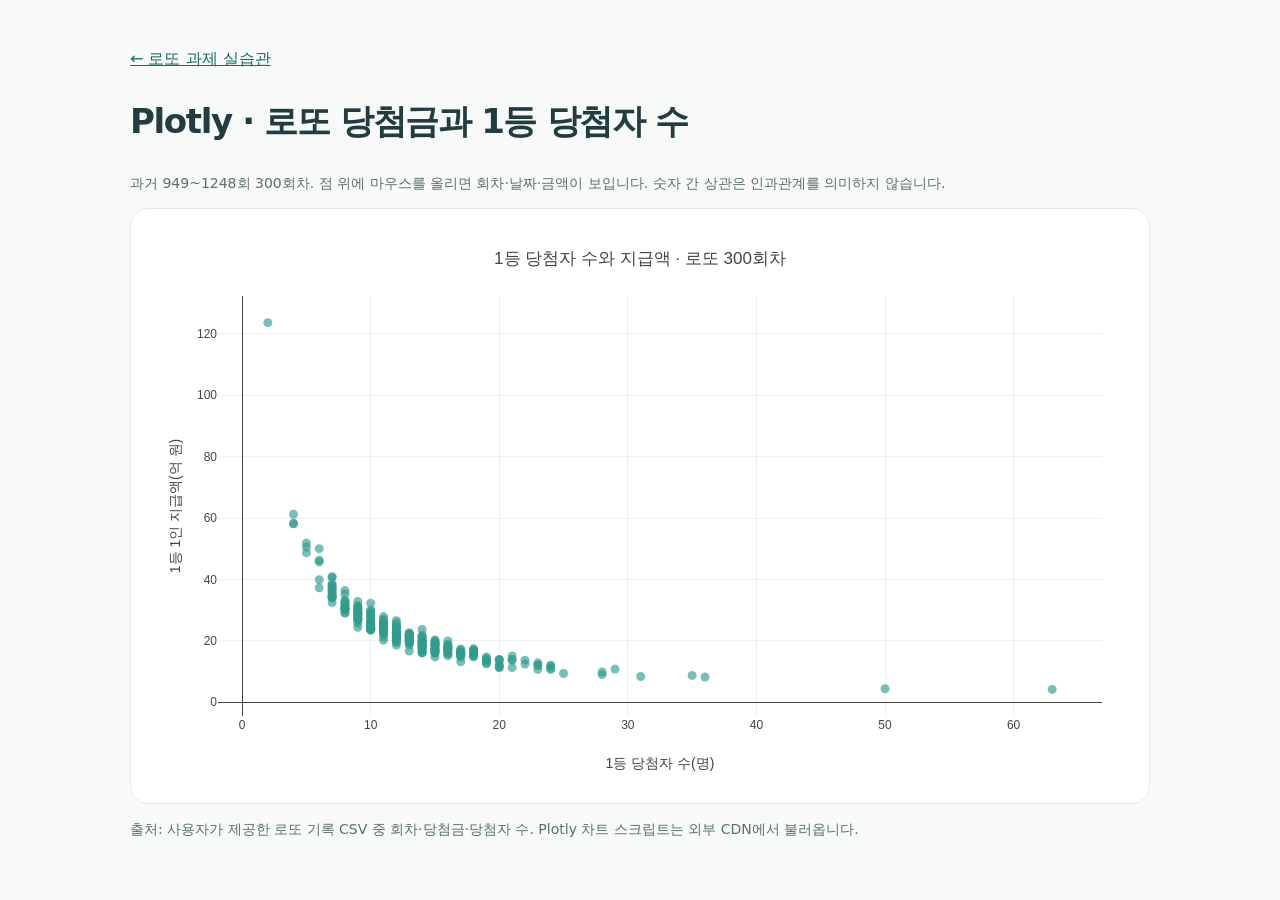
<file: data-methods-lab-20261109/lotto/plotly_interactive.html>
<!doctype html><html lang="ko"><head><meta charset="utf-8"><meta name="viewport" content="width=device-width,initial-scale=1"><title>로또 실습 · Plotly 인터랙티브 차트</title><style>body{font:16px/1.6 system-ui,"Malgun Gothic",sans-serif;margin:0;background:#f7faf8;color:#223c40}.wrap{max-width:1020px;margin:auto;padding:30px 20px}.card{background:white;border:1px solid #e1ebe7;border-radius:18px;padding:22px}h1{font-size:clamp(24px,4vw,34px);letter-spacing:-.04em}a{color:#166a65}#chart{height:550px}.note{color:#59716e;font-size:14px}@media(max-width:600px){#chart{height:440px}}</style><script src="https://cdn.plot.ly/plotly-2.35.2.min.js"></script></head><body><div class="wrap"><p><a href="./">← 로또 과제 실습관</a></p><h1>Plotly · 로또 당첨금과 1등 당첨자 수</h1><p class="note">과거 949~1248회 300회차. 점 위에 마우스를 올리면 회차·날짜·금액이 보입니다. 숫자 간 상관은 인과관계를 의미하지 않습니다.</p><div class="card"><div id="chart" role="img" aria-label="로또 과거 회차별 당첨금과 1등 당첨자 수 산점도">차트를 불러오는 중…</div></div><p class="note">출처: 사용자가 제공한 로또 기록 CSV 중 회차·당첨금·당첨자 수. Plotly 차트 스크립트는 외부 CDN에서 불러옵니다.</p></div><script>async function run(){try{const r=await fetch("data/lotto_949_1248_sales_prize.csv");if(!r.ok)throw Error("CSV "+r.status);const l=(await r.text()).trim().split(/\r?\n/),h=l.shift().split(",");const a=l.map(s=>{const v=s.split(",");return Object.fromEntries(h.map((k,i)=>[k,v[i]]))});if(!window.Plotly)throw Error("Plotly CDN 접속 불가");document.getElementById("chart").textContent="";await Plotly.newPlot("chart",[{type:"scatter",mode:"markers",x:a.map(x=>+x.firstPrzwnerCo),y:a.map(x=>+x.firstWinamnt/1e8),text:a.map(x=>x.drwNo+"회 / "+x.drwNoDate),hovertemplate:"%{text}<br>당첨자: %{x}명<br>1인 1등 지급액: %{y:.2f}억원<extra></extra>",marker:{size:9,color:"#329b8e",opacity:.65}}],{title:"1등 당첨자 수와 지급액 · 로또 300회차",xaxis:{title:"1등 당첨자 수(명)"},yaxis:{title:"1등 1인 지급액(억 원)"},margin:{l:65,r:25,t:65,b:65},paper_bgcolor:"#fff",plot_bgcolor:"#fff"}, {responsive:true,displaylogo:false})}catch(e){document.getElementById("chart").textContent="차트를 표시하지 못했습니다: "+e.message+" · CSV나 네트워크를 확인해 주세요."}}run()</script></body></html>
</file>
<file: style.css>
/* ==================================================
   기본 설정
================================================== */

* {
    box-sizing: border-box;

    margin: 0;

    padding: 0;
}


body {

    font-family:
        Arial,
        "Noto Sans KR",
        sans-serif;

    background: #f7f7f5;

    color: #222;

    line-height: 1.6;
}


button,
input,
textarea,
select {

    font-family: inherit;
}


button {

    cursor: pointer;
}


a {

    text-decoration: none;

    color: inherit;
}



/* ==================================================
   HEADER
================================================== */

.header {

    height: 72px;

    padding: 0 6%;

    display: flex;

    align-items: center;

    justify-content: space-between;

    background: white;

    border-bottom: 1px solid #eee;

    position: sticky;

    top: 0;

    z-index: 100;
}


.logo {

    font-size: 20px;

    font-weight: 800;

    letter-spacing: -1px;
}


.nav {

    display: flex;

    gap: 35px;
}


.nav a {

    color: #666;

    font-size: 14px;
}


.nav a:hover {

    color: #7667d9;
}


.login-button {

    padding: 9px 18px;

    border: 1px solid #ddd;

    border-radius: 20px;

    background: white;
}



/* ==================================================
   HERO
================================================== */

.hero {

    min-height: 550px;

    padding: 80px 8%;

    display: flex;

    align-items: center;

    background:

        radial-gradient(
            circle at 80% 30%,
            #e8e4ff,
            transparent 30%
        ),

        linear-gradient(
            135deg,
            #fff,
            #f3f1ff
        );
}


.small-title {

    font-size: 13px;

    font-weight: 700;

    letter-spacing: 3px;

    color: #7667d9;

    margin-bottom: 20px;
}


.hero h1 {

    font-size: clamp(
        42px,
        6vw,
        76px
    );

    line-height: 1.08;

    letter-spacing: -4px;

    margin-bottom: 28px;
}


.hero h1 span {

    color: #7667d9;
}


.description {

    max-width: 600px;

    color: #666;

    font-size: 18px;

    margin-bottom: 30px;
}


.start-button {

    border: none;

    padding: 15px 26px;

    border-radius: 30px;

    background: #222;

    color: white;

    font-size: 15px;
}


.start-button:hover {

    background: #7667d9;

    transform: translateY(-2px);
}



/* ==================================================
   SECTION
================================================== */

.upload-section,
.portfolio-section {

    padding: 100px 8%;
}


.section-title {

    margin-bottom: 40px;
}


.section-title p {

    color: #7667d9;

    font-size: 12px;

    font-weight: bold;

    letter-spacing: 3px;
}


.section-title h2 {

    font-size: 42px;

    letter-spacing: -2px;

    margin: 5px 0;
}


.section-title span {

    color: #777;
}



/* ==================================================
   FORM
================================================== */

.form-container {

    max-width: 850px;

    margin: auto;

    padding: 40px;

    background: white;

    border-radius: 25px;

    box-shadow:
        0 10px 40px
        rgba(0,0,0,0.05);
}


.form-group {

    margin-bottom: 25px;
}


.form-group label {

    display: block;

    font-weight: bold;

    margin-bottom: 8px;
}


.form-group input,
.form-group select,
.form-group textarea {

    width: 100%;

    border: 1px solid #ddd;

    border-radius: 10px;

    padding: 14px;

    font-size: 15px;

    outline: none;
}


.form-group input:focus,
.form-group select:focus,
.form-group textarea:focus {

    border-color: #7667d9;
}


.form-group textarea {

    min-height: 130px;

    resize: vertical;
}



/* ==================================================
   DROP ZONE
================================================== */

.drop-zone {

    min-height: 220px;

    border: 2px dashed #ddd;

    border-radius: 20px;

    display: flex;

    flex-direction: column;

    align-items: center;

    justify-content: center;

    text-align: center;

    transition: 0.3s;
}


.drop-zone.dragover {

    border-color: #7667d9;

    background: #faf9ff;
}


.upload-icon {

    font-size: 45px;

    margin-bottom: 10px;
}


.drop-zone p {

    color: #999;

    margin-bottom: 15px;
}


.file-button {

    display: inline-block;

    padding: 10px 20px;

    background: #222;

    color: white;

    border-radius: 20px;

    cursor: pointer;
}



/* ==================================================
   PREVIEW
================================================== */

.preview-container {

    margin: 20px 0;
}


.preview-card {

    padding: 15px;

    border: 1px solid #eee;

    border-radius: 12px;

    display: flex;

    align-items: center;

    gap: 15px;
}


.preview-image {

    width: 100px;

    height: 80px;

    object-fit: cover;

    border-radius: 10px;

    background: #eee;
}



/* ==================================================
   FORM BUTTON
================================================== */

.form-buttons {

    display: flex;

    justify-content: flex-end;

    gap: 10px;

    margin-top: 30px;
}


.cancel-button,
.save-button {

    padding: 13px 25px;

    border-radius: 25px;

    border: none;
}


.cancel-button {

    background: #eee;
}


.save-button {

    background: #222;

    color: white;
}


.save-button:hover {

    background: #7667d9;
}



/* ==================================================
   SEARCH
================================================== */

.search-area {

    margin-bottom: 25px;
}


.search-area input {

    width: 100%;

    max-width: 500px;

    padding: 15px 20px;

    border: 1px solid #ddd;

    border-radius: 30px;

    outline: none;

    font-size: 15px;
}



/* ==================================================
   CATEGORY
================================================== */

.category-menu {

    display: flex;

    flex-wrap: wrap;

    gap: 10px;

    margin-bottom: 35px;
}


.category-button {

    padding: 9px 18px;

    border: 1px solid #ddd;

    background: white;

    border-radius: 25px;
}


.category-button.active {

    background: #222;

    color: white;

    border-color: #222;
}



/* ==================================================
   PORTFOLIO GRID
================================================== */

.portfolio-grid {

    display: grid;

    grid-template-columns:
        repeat(3, 1fr);

    gap: 25px;
}



/* ==================================================
   PORTFOLIO CARD
================================================== */

.portfolio-card {

    background: white;

    border-radius: 20px;

    overflow: hidden;

    border: 1px solid #eee;

    transition: 0.3s;
}


.portfolio-card:hover {

    transform: translateY(-7px);

    box-shadow:
        0 15px 35px
        rgba(0,0,0,0.08);
}


.card-image {

    height: 220px;

    display: flex;

    align-items: center;

    justify-content: center;

    background: #eee;

    overflow: hidden;
}


.card-image img {

    width: 100%;

    height: 100%;

    object-fit: cover;
}


.file-icon {

    font-size: 50px;
}


.card-content {

    padding: 25px;
}


.card-category {

    font-size: 11px;

    font-weight: bold;

    letter-spacing: 2px;

    color: #7667d9;
}


.card-content h3 {

    font-size: 21px;

    margin: 8px 0;
}


.card-content p {

    color: #777;

    font-size: 14px;

    min-height: 45px;

    display: -webkit-box;

    -webkit-line-clamp: 2;

    -webkit-box-orient: vertical;

    overflow: hidden;
}


.card-footer {

    display: flex;

    justify-content: space-between;

    align-items: center;

    margin-top: 20px;

    padding-top: 15px;

    border-top: 1px solid #eee;
}


.card-date {

    color: #999;

    font-size: 12px;
}


.card-actions {

    display: flex;

    gap: 8px;
}


.card-actions button {

    border: none;

    background: none;

    font-weight: bold;
}


.edit-button:hover {

    color: #7667d9;
}


.delete-button:hover {

    color: #e54848;
}



/* ==================================================
   EMPTY
================================================== */

.empty-message {

    padding: 80px 20px;

    text-align: center;

    color: #999;
}



/* ==================================================
   MODAL
================================================== */

.modal {

    position: fixed;

    inset: 0;

    background:
        rgba(0,0,0,0.6);

    display: none;

    align-items: center;

    justify-content: center;

    padding: 20px;

    z-index: 500;
}


.modal.show {

    display: flex;
}


.modal-content {

    width: 100%;

    max-width: 800px;

    max-height: 90vh;

    overflow-y: auto;

    background: white;

    border-radius: 25px;

    padding: 35px;

    position: relative;
}


.close-button {

    position: absolute;

    top: 15px;

    right: 20px;

    border: none;

    background: none;

    font-size: 35px;

    color: #777;
}


.detail-image {

    width: 100%;

    max-height: 400px;

    object-fit: cover;

    border-radius: 15px;

    margin-bottom: 25px;
}


.detail-title {

    font-size: 32px;

    margin-bottom: 10px;
}


.detail-category {

    color: #7667d9;

    font-weight: bold;

    margin-bottom: 20px;
}


.detail-description {

    color: #666;

    white-space: pre-line;

    margin-bottom: 25px;
}


.detail-file {

    padding: 15px;

    background: #f5f5f5;

    border-radius: 10px;
}



/* ==================================================
   ABOUT
================================================== */

.about-section {

    padding: 100px 8%;

    background: #222;

    color: white;

    display: grid;

    grid-template-columns: 1fr 1fr;

    gap: 80px;
}


.about-section h2 {

    font-size: 50px;

    line-height: 1.15;
}


.about-section > p {

    color: #bbb;

    font-size: 17px;

    line-height: 1.9;
}



/* ==================================================
   FOOTER
================================================== */

footer {

    padding: 30px;

    text-align: center;

    background: #181818;

    color: #777;
}



/* ==================================================
   MOBILE
================================================== */

@media (max-width: 800px) {

    .nav {

        display: none;
    }


    .portfolio-grid {

        grid-template-columns: 1fr;
    }


    .about-section {

        grid-template-columns: 1fr;

        gap: 30px;
    }


    .hero h1 {

        letter-spacing: -2px;
    }


    .form-container {

        padding: 25px;
    }

}
</file>
